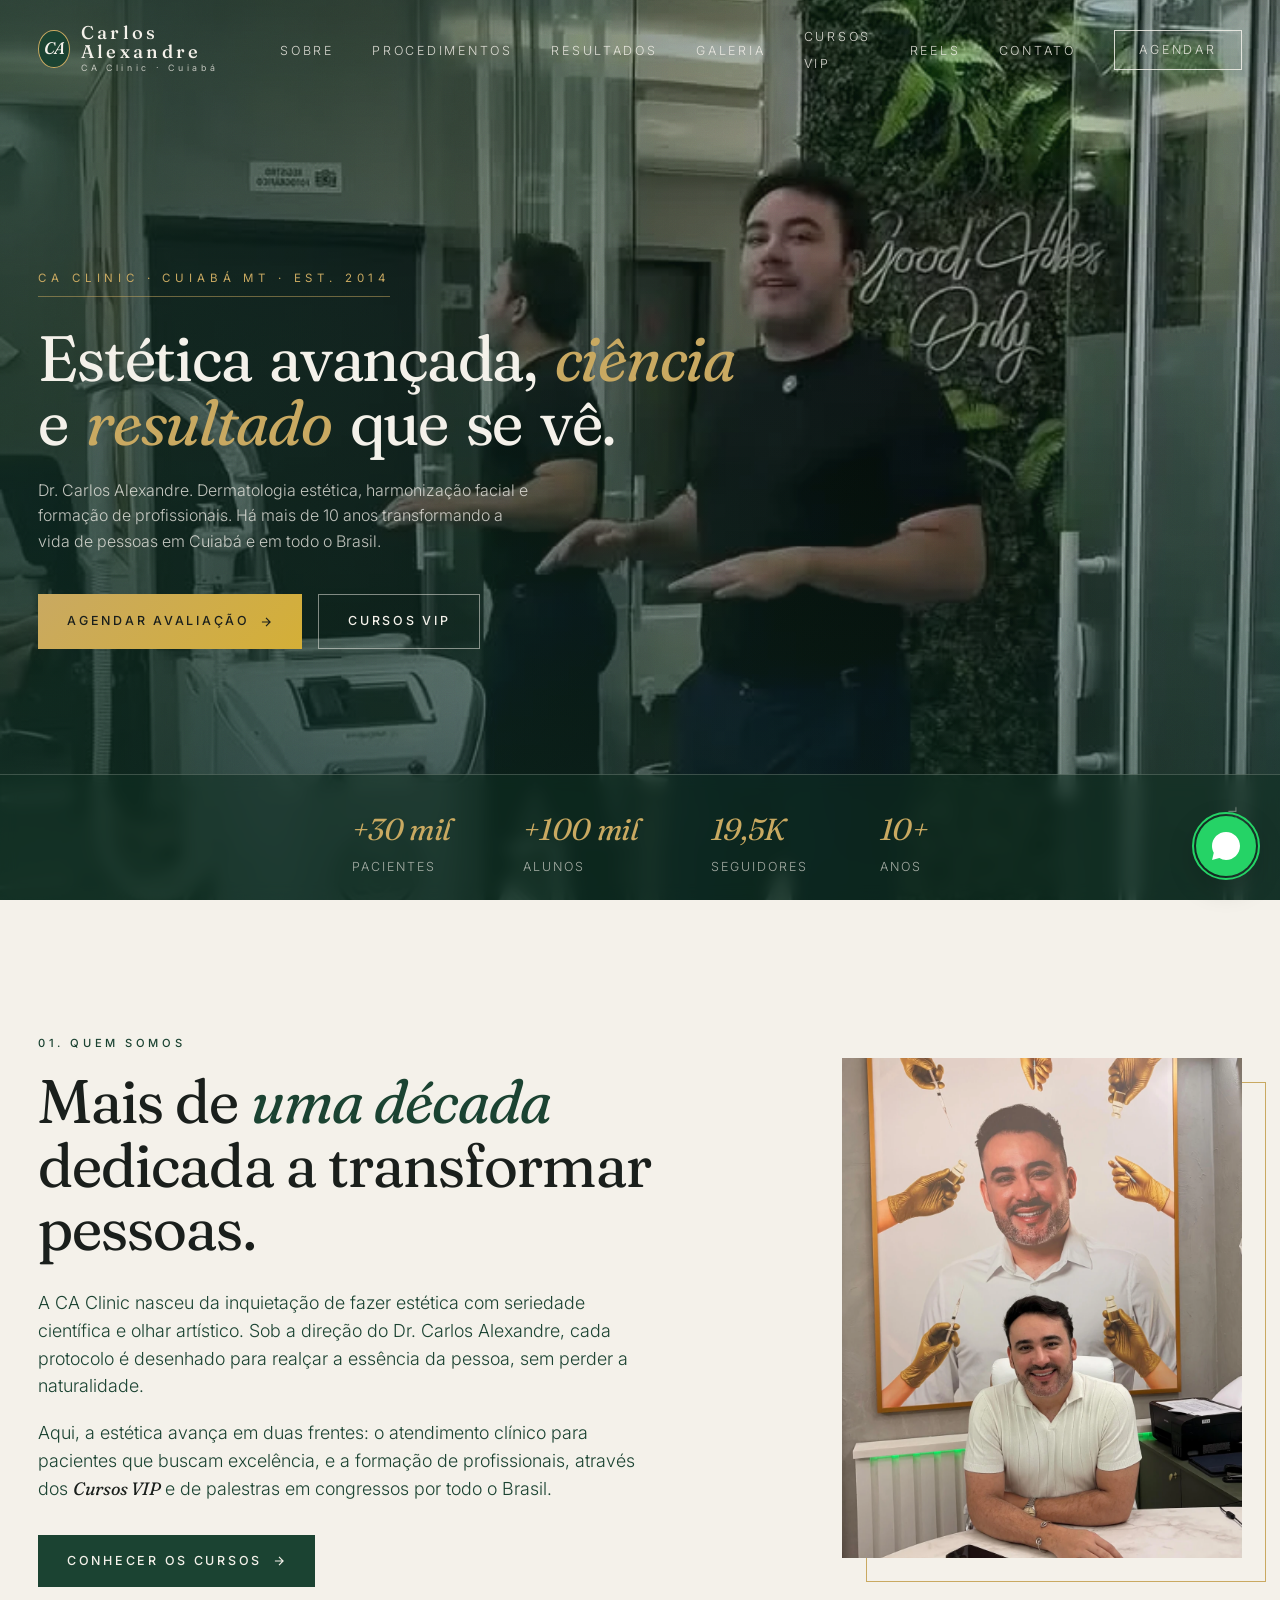
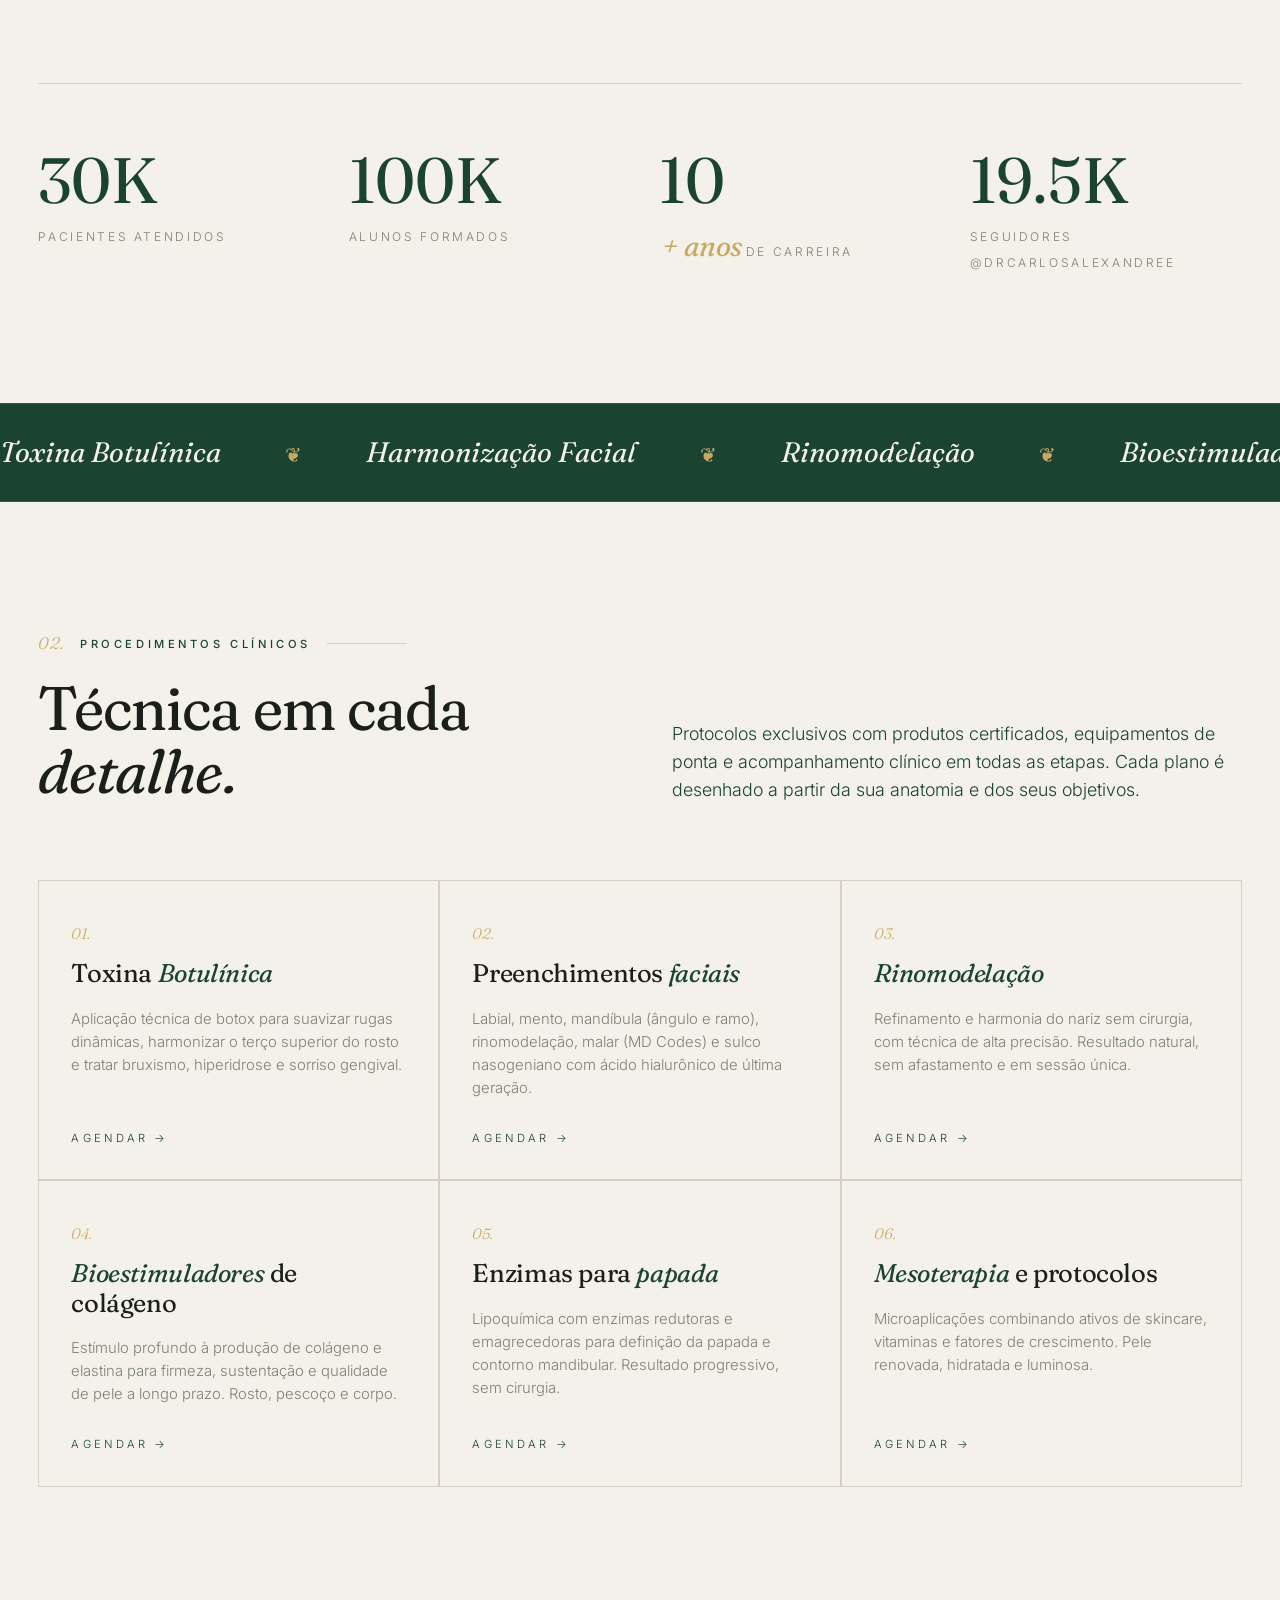
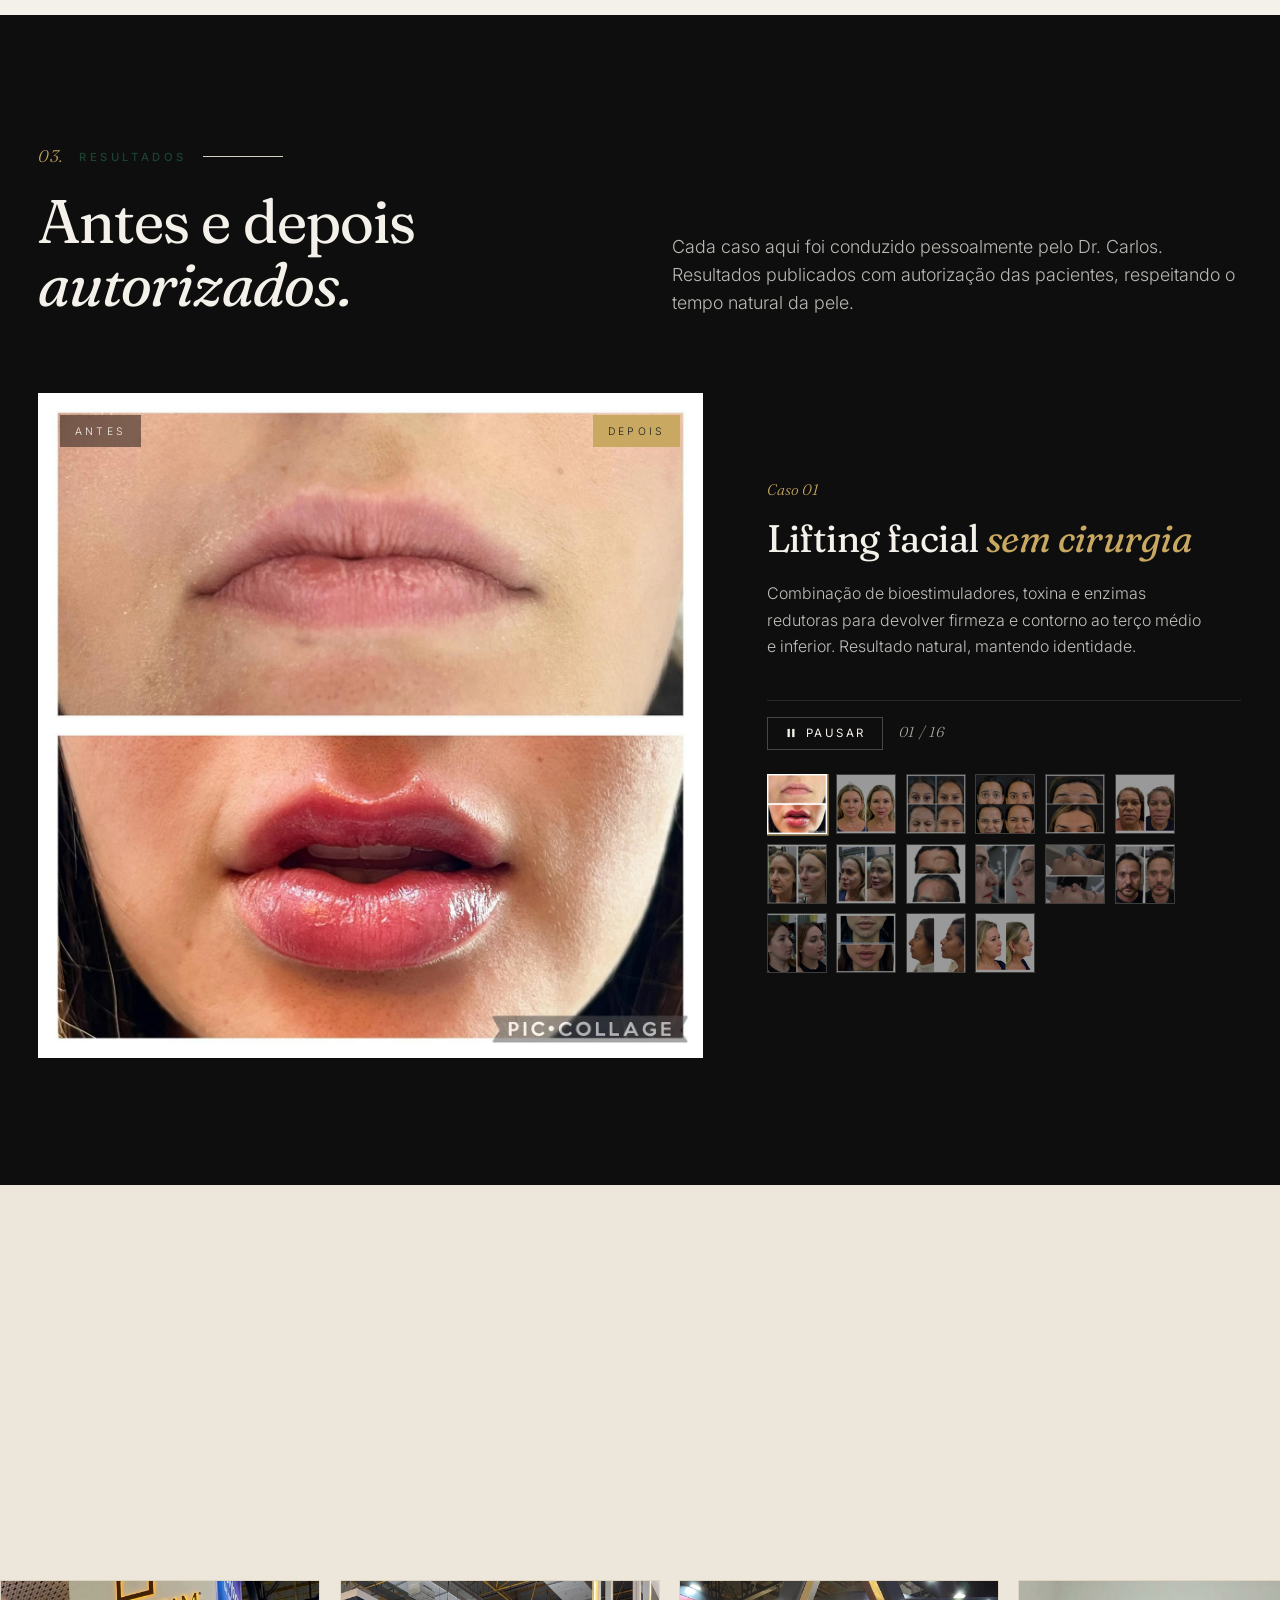
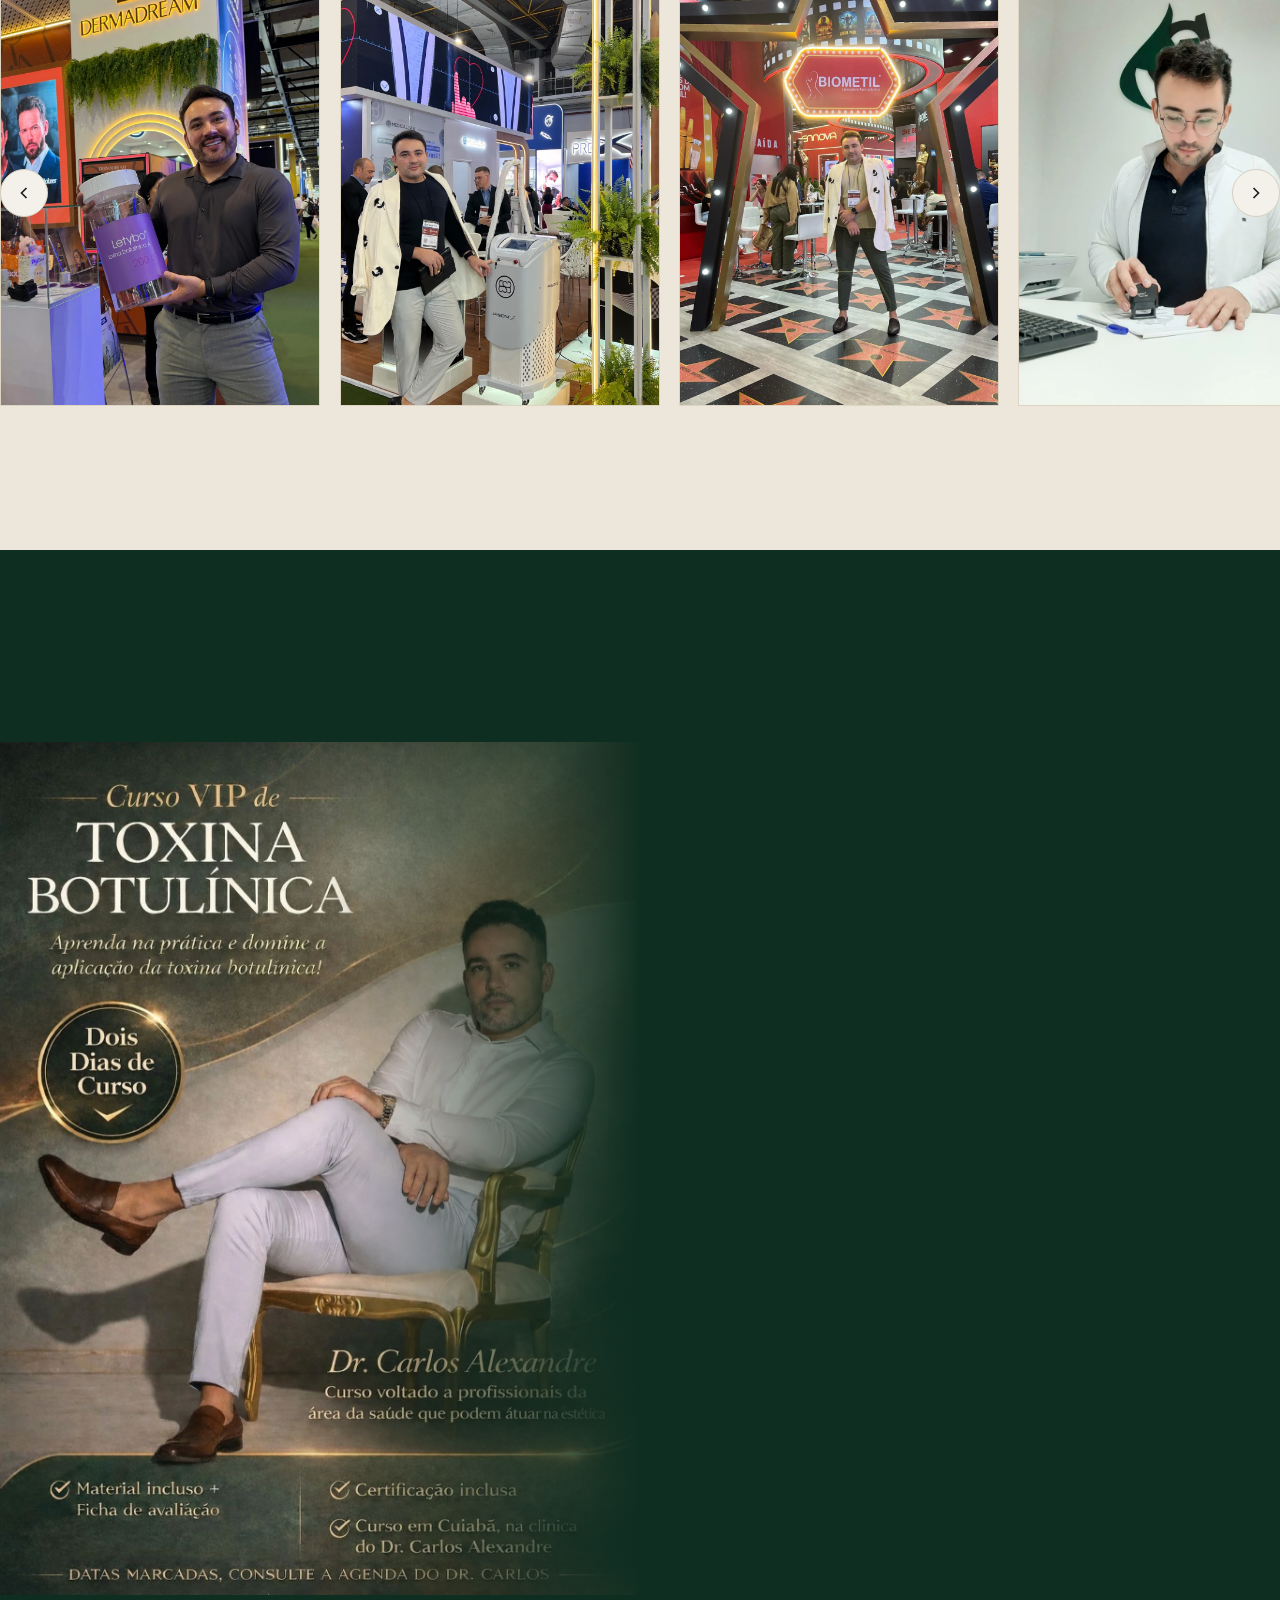
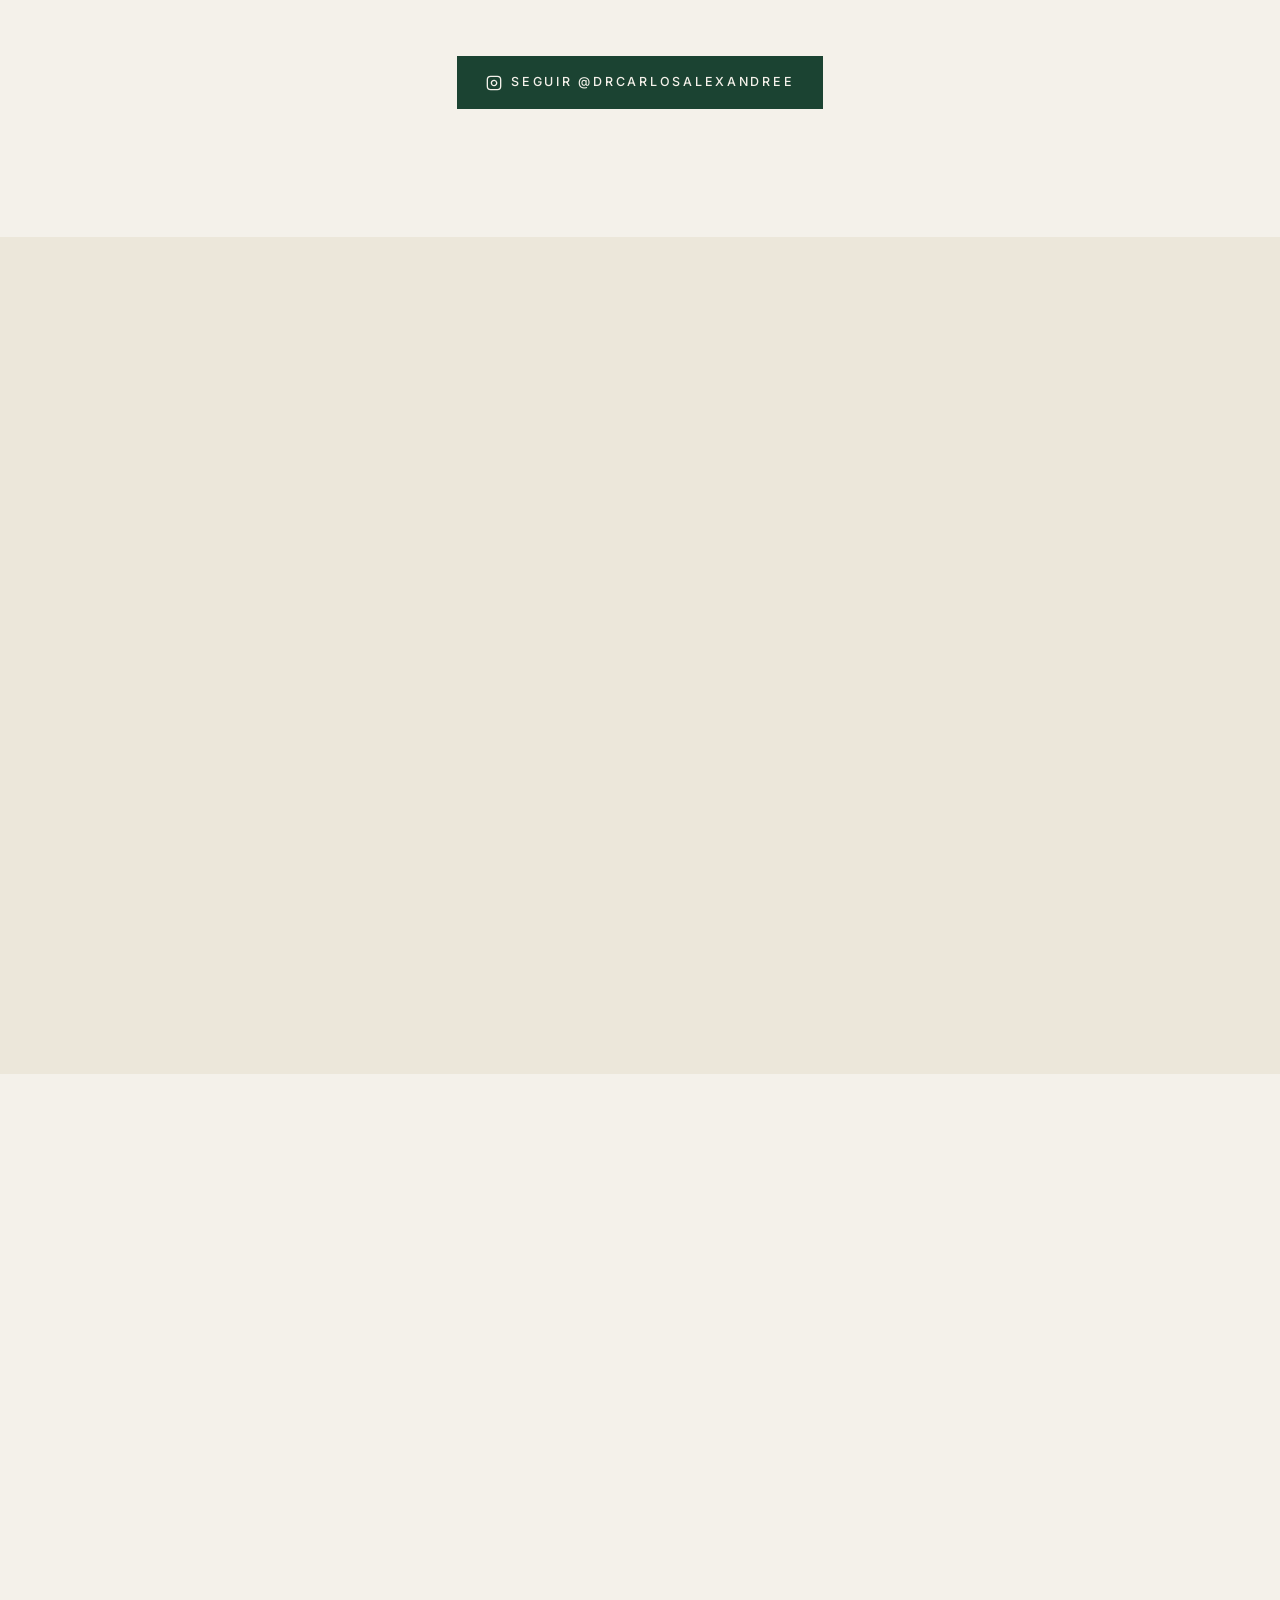
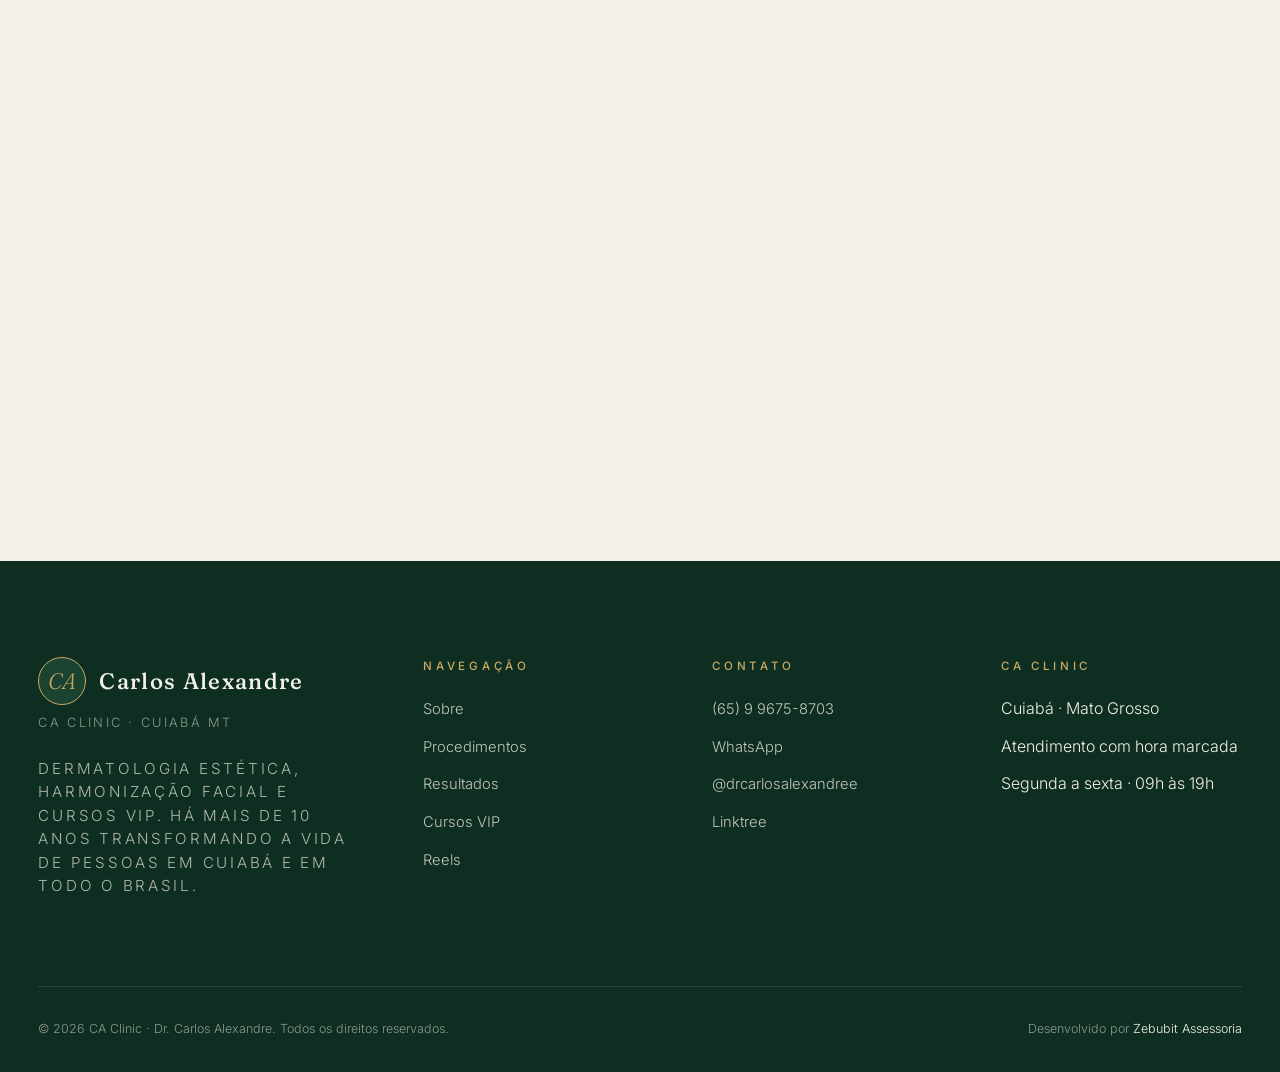
<file: index.html>
<!DOCTYPE html>
<html lang="pt-BR">
<head>
<meta charset="UTF-8">
<meta name="viewport" content="width=device-width, initial-scale=1.0">
<title>Dr. Carlos Alexandre · Dermatologia Estética & Cursos · Cuiabá MT</title>
<meta name="description" content="Dr. Carlos Alexandre, CEO da CA Clinic em Cuiabá MT. Dermatologia estética avançada, harmonização facial, toxina botulínica, preenchimentos, bioestimuladores e cursos VIP para profissionais da saúde.">
<meta name="keywords" content="dr carlos alexandre, ca clinic, dermatologia cuiabá, harmonização facial cuiabá, botox cuiabá, preenchimento facial, curso toxina botulínica, curso estética avançada, drcarlosalexandree">
<meta property="og:title" content="Dr. Carlos Alexandre · CA Clinic">
<meta property="og:description" content="Há mais de 10 anos transformando a vida de pessoas. Estética avançada em Cuiabá MT.">
<meta property="og:type" content="website">

<link rel="preconnect" href="https://fonts.googleapis.com">
<link rel="preconnect" href="https://fonts.gstatic.com" crossorigin>
<link href="https://fonts.googleapis.com/css2?family=Fraunces:ital,opsz,wght@0,9..144,400;0,9..144,500;0,9..144,600;1,9..144,400;1,9..144,500&family=Inter:wght@300;400;500;600&display=swap" rel="stylesheet">
<link rel="stylesheet" href="css/style.css">
</head>
<body>

<div class="scroll-progress" id="scrollProgress"></div>

<!-- ========== NAV ========== -->
<nav class="nav" id="nav">
  <div class="container nav__inner">
    <a href="#" class="nav__logo">
      <span class="nav__logo-mark">CA</span>
      <span class="nav__logo-text">
        Carlos Alexandre
        <span>CA Clinic · Cuiabá</span>
      </span>
    </a>
    <ul class="nav__menu" id="navMenu">
      <li><a href="#manifesto">Sobre</a></li>
      <li><a href="#procedimentos">Procedimentos</a></li>
      <li><a href="#resultados">Resultados</a></li>
      <li><a href="#galeria">Galeria</a></li>
      <li><a href="#cursos">Cursos VIP</a></li>
      <li><a href="#reels">Reels</a></li>
      <li><a href="#contato">Contato</a></li>
      <li><a href="https://wa.me/5565996758703?text=Ol%C3%A1%20Dr.%20Carlos!%20Vim%20pelo%20site%20e%20gostaria%20de%20agendar%20uma%20avalia%C3%A7%C3%A3o." target="_blank" rel="noopener" class="nav__cta">Agendar</a></li>
    </ul>
    <button class="nav__burger" id="navBurger" aria-label="Menu">
      <span></span><span></span><span></span>
    </button>
  </div>
</nav>

<!-- HERO cinematográfico full-bleed com scrim diagonal + letter reveal -->
<header class="hero hero--cinematic">

  <div class="hero__bg-photo">
    <video
      class="hero__video"
      autoplay muted loop playsinline preload="auto"
      poster="assets/video/hero-poster.webp"
      aria-label="Dr. Carlos Alexandre na CA Clinic em Cuiabá MT">
      <source src="assets/video/hero.mp4" type="video/mp4">
    </video>
  </div>
  <div class="hero__scrim" aria-hidden="true"></div>
  <div class="hero__grain" aria-hidden="true"></div>

  <div class="container hero__inner">
    <div class="hero__content">
      <span class="hero__eyebrow hero-anim hero-anim--eyebrow">CA Clinic · Cuiabá MT · Est. 2014</span>
      <h1 class="hero__title" data-letter-split>Estética avançada, <em>ciência</em> e <em>resultado</em> que se vê.</h1>
      <p class="hero__subtitle hero-anim hero-anim--sub">
        Dr. Carlos Alexandre. Dermatologia estética, harmonização facial e formação de profissionais. Há mais de 10 anos transformando a vida de pessoas em Cuiabá e em todo o Brasil.
      </p>
      <div class="hero__ctas hero-anim hero-anim--ctas">
        <a href="https://wa.me/5565996758703?text=Ol%C3%A1%20Dr.%20Carlos!%20Vim%20pelo%20site%20e%20gostaria%20de%20agendar%20uma%20avalia%C3%A7%C3%A3o." target="_blank" rel="noopener" class="btn btn--gold">
          Agendar avaliação
          <svg width="14" height="14" viewBox="0 0 24 24" fill="none" stroke="currentColor" stroke-width="2"><path d="M5 12h14M12 5l7 7-7 7"/></svg>
        </a>
        <a href="#cursos" class="btn btn--ghost">Cursos VIP</a>
      </div>
    </div>
  </div>

  <div class="hero__meta hero-anim hero-anim--meta">
    <div class="container hero__meta-inner">
      <div class="hero__meta-item">
        <strong>+30 mil</strong>
        Pacientes
      </div>
      <div class="hero__meta-item">
        <strong>+100 mil</strong>
        Alunos
      </div>
      <div class="hero__meta-item">
        <strong>19,5K</strong>
        Seguidores
      </div>
      <div class="hero__meta-item">
        <strong>10+</strong>
        Anos
      </div>
    </div>
  </div>

  <div class="hero__scroll">Scroll</div>
</header>

<!-- ========== 1. MANIFESTO ========== -->
<section class="section section--cream" id="manifesto">
  <div class="container">
    <div class="manifesto__grid">

      <div class="manifesto__text reveal">
        <span class="eyebrow">01. Quem somos</span>
        <h2 style="margin-top: 1rem;">Mais de <em>uma década</em> dedicada a transformar pessoas.</h2>
        <p class="lead">
          A CA Clinic nasceu da inquietação de fazer estética com seriedade científica e olhar artístico. Sob a direção do Dr. Carlos Alexandre, cada protocolo é desenhado para realçar a essência da pessoa, sem perder a naturalidade.
        </p>
        <p class="lead" style="margin-top: 1rem;">
          Aqui, a estética avança em duas frentes: o atendimento clínico para pacientes que buscam excelência, e a formação de profissionais, através dos <em class="serif">Cursos VIP</em> e de palestras em congressos por todo o Brasil.
        </p>
        <div style="margin-top: 2rem;">
          <a href="#cursos" class="btn btn--dark">
            Conhecer os cursos
            <svg width="14" height="14" viewBox="0 0 24 24" fill="none" stroke="currentColor" stroke-width="2"><path d="M5 12h14M12 5l7 7-7 7"/></svg>
          </a>
        </div>
      </div>

      <div class="manifesto__image reveal">
        <img src="assets/img/galeria/15.webp" alt="Dr. Carlos Alexandre no consultório CA Clinic">
      </div>

    </div>

    <div class="numbers reveal-stagger">
      <div class="numbers__item reveal-child">
        <span class="numbers__num" data-count="30000">0</span>
        <span class="numbers__label">Pacientes atendidos</span>
      </div>
      <div class="numbers__item reveal-child">
        <span class="numbers__num" data-count="100000">0</span>
        <span class="numbers__label">Alunos formados</span>
      </div>
      <div class="numbers__item reveal-child">
        <span class="numbers__num" data-count="10">0</span><em class="serif" style="font-style:italic;color:var(--champagne);font-size:1.8rem;margin-left:0.2rem;">+ anos</em>
        <span class="numbers__label">de carreira</span>
      </div>
      <div class="numbers__item reveal-child">
        <span class="numbers__num" data-count="19500">0</span>
        <span class="numbers__label">Seguidores @drcarlosalexandree</span>
      </div>
    </div>

  </div>
</section>

<!-- ========== 2. MARQUEE ========== -->
<div class="marquee" aria-hidden="true">
  <div class="marquee__track">
    <span class="marquee__item">Toxina Botulínica</span>
    <span class="marquee__item">Harmonização Facial</span>
    <span class="marquee__item">Rinomodelação</span>
    <span class="marquee__item">Bioestimuladores</span>
    <span class="marquee__item">Enzimas Redutoras</span>
    <span class="marquee__item">Preenchimentos</span>
    <span class="marquee__item">Cursos VIP</span>
    <span class="marquee__item">Mesoterapia</span>
    <!-- duplicado pro loop -->
    <span class="marquee__item">Toxina Botulínica</span>
    <span class="marquee__item">Harmonização Facial</span>
    <span class="marquee__item">Rinomodelação</span>
    <span class="marquee__item">Bioestimuladores</span>
    <span class="marquee__item">Enzimas Redutoras</span>
    <span class="marquee__item">Preenchimentos</span>
    <span class="marquee__item">Cursos VIP</span>
    <span class="marquee__item">Mesoterapia</span>
  </div>
</div>

<!-- ========== 3. PROCEDIMENTOS ========== -->
<section class="section section--cream" id="procedimentos">
  <div class="container">
    <div class="section__head reveal">
      <div class="section__head-left">
        <div class="section__head-meta">
          <span class="chapter-num">02.</span>
          <span class="eyebrow">Procedimentos Clínicos</span>
        </div>
        <h2>Técnica em cada <em>detalhe.</em></h2>
      </div>
      <p class="lead">
        Protocolos exclusivos com produtos certificados, equipamentos de ponta e acompanhamento clínico em todas as etapas. Cada plano é desenhado a partir da sua anatomia e dos seus objetivos.
      </p>
    </div>

    <div class="procs__grid reveal-stagger">

      <article class="proc reveal-child">
        <span class="proc__num">01.</span>
        <h3 class="proc__title">Toxina <em>Botulínica</em></h3>
        <p class="proc__desc">Aplicação técnica de botox para suavizar rugas dinâmicas, harmonizar o terço superior do rosto e tratar bruxismo, hiperidrose e sorriso gengival.</p>
        <a class="proc__more" href="https://wa.me/5565996758703?text=Ol%C3%A1%20Dr.%20Carlos!%20Vim%20pelo%20site%20e%20gostaria%20de%20agendar%20uma%20avalia%C3%A7%C3%A3o%20para%20Toxina%20Botul%C3%ADnica%20(Botox)." target="_blank" rel="noopener">Agendar →</a>
      </article>

      <article class="proc reveal-child">
        <span class="proc__num">02.</span>
        <h3 class="proc__title">Preenchimentos <em>faciais</em></h3>
        <p class="proc__desc">Labial, mento, mandíbula (ângulo e ramo), rinomodelação, malar (MD Codes) e sulco nasogeniano com ácido hialurônico de última geração.</p>
        <a class="proc__more" href="https://wa.me/5565996758703?text=Ol%C3%A1%20Dr.%20Carlos!%20Vim%20pelo%20site%20e%20gostaria%20de%20agendar%20uma%20avalia%C3%A7%C3%A3o%20para%20Preenchimentos%20Faciais." target="_blank" rel="noopener">Agendar →</a>
      </article>

      <article class="proc reveal-child">
        <span class="proc__num">03.</span>
        <h3 class="proc__title"><em>Rinomodelação</em></h3>
        <p class="proc__desc">Refinamento e harmonia do nariz sem cirurgia, com técnica de alta precisão. Resultado natural, sem afastamento e em sessão única.</p>
        <a class="proc__more" href="https://wa.me/5565996758703?text=Ol%C3%A1%20Dr.%20Carlos!%20Vim%20pelo%20site%20e%20gostaria%20de%20agendar%20uma%20avalia%C3%A7%C3%A3o%20para%20Rinomodela%C3%A7%C3%A3o." target="_blank" rel="noopener">Agendar →</a>
      </article>

      <article class="proc reveal-child">
        <span class="proc__num">04.</span>
        <h3 class="proc__title"><em>Bioestimuladores</em> de colágeno</h3>
        <p class="proc__desc">Estímulo profundo à produção de colágeno e elastina para firmeza, sustentação e qualidade de pele a longo prazo. Rosto, pescoço e corpo.</p>
        <a class="proc__more" href="https://wa.me/5565996758703?text=Ol%C3%A1%20Dr.%20Carlos!%20Vim%20pelo%20site%20e%20gostaria%20de%20agendar%20uma%20avalia%C3%A7%C3%A3o%20para%20Bioestimuladores%20de%20Col%C3%A1geno." target="_blank" rel="noopener">Agendar →</a>
      </article>

      <article class="proc reveal-child">
        <span class="proc__num">05.</span>
        <h3 class="proc__title">Enzimas para <em>papada</em></h3>
        <p class="proc__desc">Lipoquímica com enzimas redutoras e emagrecedoras para definição da papada e contorno mandibular. Resultado progressivo, sem cirurgia.</p>
        <a class="proc__more" href="https://wa.me/5565996758703?text=Ol%C3%A1%20Dr.%20Carlos!%20Vim%20pelo%20site%20e%20gostaria%20de%20agendar%20uma%20avalia%C3%A7%C3%A3o%20para%20Enzimas%20para%20Papada%20(Lipoqu%C3%ADmica)." target="_blank" rel="noopener">Agendar →</a>
      </article>

      <article class="proc reveal-child">
        <span class="proc__num">06.</span>
        <h3 class="proc__title"><em>Mesoterapia</em> e protocolos</h3>
        <p class="proc__desc">Microaplicações combinando ativos de skincare, vitaminas e fatores de crescimento. Pele renovada, hidratada e luminosa.</p>
        <a class="proc__more" href="https://wa.me/5565996758703?text=Ol%C3%A1%20Dr.%20Carlos!%20Vim%20pelo%20site%20e%20gostaria%20de%20agendar%20uma%20avalia%C3%A7%C3%A3o%20para%20Mesoterapia%20e%20protocolos." target="_blank" rel="noopener">Agendar →</a>
      </article>

    </div>
  </div>
</section>

<!-- ========== 4. ANTES / DEPOIS · DARK ========== -->
<section class="section ba-section" id="resultados">
  <div class="container">
    <div class="section__head reveal">
      <div class="section__head-left">
        <div class="section__head-meta">
          <span class="chapter-num">03.</span>
          <span class="eyebrow">Resultados</span>
        </div>
        <h2>Antes e depois <em>autorizados.</em></h2>
      </div>
      <p class="lead">
        Cada caso aqui foi conduzido pessoalmente pelo Dr. Carlos. Resultados publicados com autorização das pacientes, respeitando o tempo natural da pele.
      </p>
    </div>

    <div class="ba-grid reveal">
      <div class="ba-image" id="baImage">
        <img id="baMain" src="assets/img/resultados/01-lifting-perfil.webp" alt="Antes e depois CA Clinic">
        <span class="ba-label ba-label--before">Antes</span>
        <span class="ba-label ba-label--after">Depois</span>
      </div>

      <div class="ba-info">
        <span class="ba-info__num" id="baCase">Caso 01</span>
        <h3 id="baTitle">Lifting facial <em>sem cirurgia</em></h3>
        <p id="baDesc">Combinação de bioestimuladores, toxina e enzimas redutoras para devolver firmeza e contorno ao terço médio e inferior. Resultado natural, mantendo identidade.</p>

        <div class="ba-controls">
          <button class="ba-toggle is-playing" id="baToggle" aria-label="Pausar/Retomar troca automática">
            <svg class="ba-toggle__pause" width="14" height="14" viewBox="0 0 24 24" fill="currentColor"><rect x="6" y="5" width="4" height="14"/><rect x="14" y="5" width="4" height="14"/></svg>
            <svg class="ba-toggle__play"  width="14" height="14" viewBox="0 0 24 24" fill="currentColor"><path d="M8 5v14l11-7z"/></svg>
            <span class="ba-toggle__label">Pausar</span>
          </button>
          <span class="ba-counter" id="baCounter">01 / 16</span>
        </div>

        <div class="ba-thumbs" id="baThumbs">
          <button class="ba-thumb is-active" data-img="assets/img/resultados/01-lifting-perfil.webp" data-title="Lifting facial <em>sem cirurgia</em>" data-desc="Combinação de bioestimuladores, toxina e enzimas redutoras para devolver firmeza e contorno ao terço médio e inferior. Resultado natural, mantendo identidade." data-case="01">
            <img src="assets/img/resultados/01-lifting-perfil.webp" alt="">
          </button>
          <button class="ba-thumb" data-img="assets/img/resultados/02-labios-frontal.webp" data-title="Harmonização <em>frontal</em>" data-desc="Preenchimento labial volumoso, definição de mento e bioestimuladores para sustentação. Sorriso e contorno revitalizados em um único plano de tratamento." data-case="02">
            <img src="assets/img/resultados/02-labios-frontal.webp" alt="">
          </button>
          <button class="ba-thumb" data-img="assets/img/resultados/03-botox-testa-glabela.webp" data-title="Botox <em>testa + glabela</em>" data-desc="Toxina botulínica em testa e glabela para suavizar linhas dinâmicas, mantendo expressão natural. Cinco dias após a aplicação." data-case="03">
            <img src="assets/img/resultados/03-botox-testa-glabela.webp" alt="">
          </button>
          <button class="ba-thumb" data-img="assets/img/resultados/04-botox-testa.webp" data-title="Botox <em>testa frontal</em>" data-desc="Tratamento de rugas dinâmicas no terço superior com toxina botulínica de alta precisão. Resultado estável em até 4 dias." data-case="04">
            <img src="assets/img/resultados/04-botox-testa.webp" alt="">
          </button>
          <button class="ba-thumb" data-img="assets/img/resultados/05-botox-testa-fechado.webp" data-title="Toxina <em>profunda</em>" data-desc="Aplicação técnica de toxina para rugas profundas de testa em paciente com biotipo cutâneo desafiador. Resultado natural em sessão única." data-case="05">
            <img src="assets/img/resultados/05-botox-testa-fechado.webp" alt="">
          </button>
          <button class="ba-thumb" data-img="assets/img/resultados/06-preenchimento-face.webp" data-title="Preenchimento <em>full face</em>" data-desc="Protocolo combinado de preenchimento estrutural para devolver projeção e simetria. Bioestimuladores associados para resultado duradouro." data-case="06">
            <img src="assets/img/resultados/06-preenchimento-face.webp" alt="">
          </button>
          <button class="ba-thumb" data-img="assets/img/resultados/07-rejuvenescimento-perfil.webp" data-title="Rejuvenescimento <em>perfil</em>" data-desc="Bioestimuladores associados a microagulhamento e skincare prescrito. Pele renovada, contorno definido e luminosidade em 90 dias." data-case="07">
            <img src="assets/img/resultados/07-rejuvenescimento-perfil.webp" alt="">
          </button>
          <button class="ba-thumb" data-img="assets/img/resultados/08-marcacao-rosto.webp" data-title="Planejamento <em>avançado</em>" data-desc="Marcação personalizada com base em estudo anatômico de cada paciente. Aqui, o plano é construído antes mesmo do primeiro procedimento." data-case="08">
            <img src="assets/img/resultados/08-marcacao-rosto.webp" alt="">
          </button>
          <button class="ba-thumb" data-img="assets/img/resultados/09-novo.webp" data-title="Caso clínico <em>09</em>" data-desc="Resultado conduzido pelo Dr. Carlos Alexandre. Plano de tratamento individualizado e técnica refinada." data-case="09">
            <img src="assets/img/resultados/09-novo.webp" alt="">
          </button>
          <button class="ba-thumb" data-img="assets/img/resultados/10-novo.webp" data-title="Caso clínico <em>10</em>" data-desc="Aplicação técnica e acompanhamento clínico em todas as etapas. Resultado autorizado pela paciente." data-case="10">
            <img src="assets/img/resultados/10-novo.webp" alt="">
          </button>
          <button class="ba-thumb" data-img="assets/img/resultados/11-novo.webp" data-title="Caso clínico <em>11</em>" data-desc="Combinação de técnicas para resultado natural e duradouro. Plano personalizado a partir da anatomia da paciente." data-case="11">
            <img src="assets/img/resultados/11-novo.webp" alt="">
          </button>
          <button class="ba-thumb" data-img="assets/img/resultados/12-novo.webp" data-title="Caso clínico <em>12</em>" data-desc="Rejuvenescimento facial em protocolo combinado. Pele firme, contorno definido e luminosidade preservada." data-case="12">
            <img src="assets/img/resultados/12-novo.webp" alt="">
          </button>
          <button class="ba-thumb" data-img="assets/img/resultados/13-novo.webp" data-title="Caso clínico <em>13</em>" data-desc="Harmonização sutil com foco em equilibrar terços faciais. Resultado natural respeitando a identidade da paciente." data-case="13">
            <img src="assets/img/resultados/13-novo.webp" alt="">
          </button>
          <button class="ba-thumb" data-img="assets/img/resultados/14-novo.webp" data-title="Caso clínico <em>14</em>" data-desc="Resultado de protocolo regenerativo conduzido em sessões mensais. Acompanhamento técnico do Dr. Carlos em todas as etapas." data-case="14">
            <img src="assets/img/resultados/14-novo.webp" alt="">
          </button>
          <button class="ba-thumb" data-img="assets/img/resultados/15-novo.webp" data-title="Caso clínico <em>15</em>" data-desc="Procedimento clínico com produtos certificados e equipamento de geração atual. Resultado autorizado pela paciente." data-case="15">
            <img src="assets/img/resultados/15-novo.webp" alt="">
          </button>
          <button class="ba-thumb" data-img="assets/img/resultados/16-novo.webp" data-title="Caso clínico <em>16</em>" data-desc="Cada caso é único. Aqui, o plano foi desenhado para devolver a versão mais natural da paciente." data-case="16">
            <img src="assets/img/resultados/16-novo.webp" alt="">
          </button>
        </div>
      </div>
    </div>
  </div>
</section>

<!-- ========== 5. GALERIA / CARROSSEL HORIZONTAL ========== -->
<section class="section gallery-section" id="galeria">
  <div class="container">
    <div class="section__head reveal">
      <div class="section__head-left">
        <div class="section__head-meta">
          <span class="chapter-num">04.</span>
          <span class="eyebrow">Bastidores</span>
        </div>
        <h2>A clínica em <em>movimento.</em></h2>
      </div>
      <p class="lead">
        Eventos, congressos, atendimentos e dia a dia da CA Clinic. Uma rotina de estudo e prática que mantém a clínica em constante evolução.
      </p>
    </div>
  </div>

  <div class="carousel" id="carousel">
    <button class="carousel__arrow carousel__arrow--prev" aria-label="Anterior" onclick="scrollCarousel(-1)">
      <svg width="20" height="20" viewBox="0 0 24 24" fill="none" stroke="currentColor" stroke-width="2"><path d="M15 18l-6-6 6-6"/></svg>
    </button>

    <div class="carousel__track" id="carouselTrack">
      <a href="https://instagram.com/drcarlosalexandree" target="_blank" rel="noopener" class="carousel__slide"><img src="assets/img/galeria/01.webp" alt="Dr. Carlos Alexandre - galeria CA Clinic" loading="lazy"></a>
      <a href="https://instagram.com/drcarlosalexandree" target="_blank" rel="noopener" class="carousel__slide"><img src="assets/img/galeria/02.webp" alt="Dr. Carlos Alexandre - galeria CA Clinic" loading="lazy"></a>
      <a href="https://instagram.com/drcarlosalexandree" target="_blank" rel="noopener" class="carousel__slide"><img src="assets/img/galeria/03.webp" alt="Dr. Carlos Alexandre - galeria CA Clinic" loading="lazy"></a>
      <a href="https://instagram.com/drcarlosalexandree" target="_blank" rel="noopener" class="carousel__slide"><img src="assets/img/galeria/04.webp" alt="Dr. Carlos Alexandre - galeria CA Clinic" loading="lazy"></a>
      <a href="https://instagram.com/drcarlosalexandree" target="_blank" rel="noopener" class="carousel__slide"><img src="assets/img/galeria/05.webp" alt="Dr. Carlos Alexandre - galeria CA Clinic" loading="lazy"></a>
      <a href="https://instagram.com/drcarlosalexandree" target="_blank" rel="noopener" class="carousel__slide"><img src="assets/img/galeria/06.webp" alt="Dr. Carlos Alexandre - galeria CA Clinic" loading="lazy"></a>
      <a href="https://instagram.com/drcarlosalexandree" target="_blank" rel="noopener" class="carousel__slide"><img src="assets/img/galeria/07.webp" alt="Dr. Carlos Alexandre - galeria CA Clinic" loading="lazy"></a>
      <a href="https://instagram.com/drcarlosalexandree" target="_blank" rel="noopener" class="carousel__slide"><img src="assets/img/galeria/08.webp" alt="Dr. Carlos Alexandre - galeria CA Clinic" loading="lazy"></a>
      <a href="https://instagram.com/drcarlosalexandree" target="_blank" rel="noopener" class="carousel__slide"><img src="assets/img/galeria/09.webp" alt="Dr. Carlos Alexandre - galeria CA Clinic" loading="lazy"></a>
      <a href="https://instagram.com/drcarlosalexandree" target="_blank" rel="noopener" class="carousel__slide"><img src="assets/img/galeria/10.webp" alt="Dr. Carlos Alexandre - galeria CA Clinic" loading="lazy"></a>
      <a href="https://instagram.com/drcarlosalexandree" target="_blank" rel="noopener" class="carousel__slide"><img src="assets/img/galeria/11.webp" alt="Dr. Carlos Alexandre - galeria CA Clinic" loading="lazy"></a>
      <a href="https://instagram.com/drcarlosalexandree" target="_blank" rel="noopener" class="carousel__slide"><img src="assets/img/galeria/12.webp" alt="Dr. Carlos Alexandre - galeria CA Clinic" loading="lazy"></a>
      <a href="https://instagram.com/drcarlosalexandree" target="_blank" rel="noopener" class="carousel__slide"><img src="assets/img/galeria/13.webp" alt="Dr. Carlos Alexandre - galeria CA Clinic" loading="lazy"></a>
      <a href="https://instagram.com/drcarlosalexandree" target="_blank" rel="noopener" class="carousel__slide"><img src="assets/img/galeria/14.webp" alt="Dr. Carlos Alexandre - galeria CA Clinic" loading="lazy"></a>
      <a href="https://instagram.com/drcarlosalexandree" target="_blank" rel="noopener" class="carousel__slide"><img src="assets/img/galeria/15.webp" alt="Dr. Carlos Alexandre - galeria CA Clinic" loading="lazy"></a>
      <a href="https://instagram.com/drcarlosalexandree" target="_blank" rel="noopener" class="carousel__slide"><img src="assets/img/galeria/16.webp" alt="Dr. Carlos Alexandre - galeria CA Clinic" loading="lazy"></a>
      <a href="https://instagram.com/drcarlosalexandree" target="_blank" rel="noopener" class="carousel__slide"><img src="assets/img/galeria/17.webp" alt="Dr. Carlos Alexandre - galeria CA Clinic" loading="lazy"></a>
    </div>

    <button class="carousel__arrow carousel__arrow--next" aria-label="Próximo" onclick="scrollCarousel(1)">
      <svg width="20" height="20" viewBox="0 0 24 24" fill="none" stroke="currentColor" stroke-width="2"><path d="M9 18l6-6-6-6"/></svg>
    </button>
  </div>
</section>

<!-- ========== 6. CURSOS VIP · BANNER ========== -->
<section class="section cursos" id="cursos">
  <div class="cursos__grid">
    <div class="cursos__image">
      <img src="assets/img/cursos/01-curso-vip-toxina.webp" alt="Curso VIP de Toxina Botulínica com Dr. Carlos Alexandre">
    </div>

    <div class="cursos__content reveal">
      <div class="section__head-meta">
        <span class="chapter-num">05.</span>
        <span class="eyebrow">Cursos VIP</span>
      </div>
      <h2 style="margin-top: 0.8rem;">Forme-se com <em>quem forma</em> referência.</h2>
      <p class="lead" style="color: rgba(244,241,234,0.78); margin-top: 0.6rem;">
        Cursos práticos e teóricos voltados a profissionais da saúde que querem dominar a estética avançada. Material incluso, certificação e mentoria direta com o Dr. Carlos em Cuiabá.
      </p>

      <div class="cursos__stats">
        <div class="cursos__stat">
          <strong>+100 mil</strong>
          <span>Alunos formados</span>
        </div>
        <div class="cursos__stat">
          <strong>2 dias</strong>
          <span>De imersão</span>
        </div>
        <div class="cursos__stat">
          <strong>100%</strong>
          <span>Hands-on</span>
        </div>
      </div>

      <div class="cursos__features">
        <div class="cursos__feat">
          <svg width="18" height="18" viewBox="0 0 24 24" fill="none" stroke="currentColor" stroke-width="2"><polyline points="20 6 9 17 4 12"/></svg>
          Material incluso
        </div>
        <div class="cursos__feat">
          <svg width="18" height="18" viewBox="0 0 24 24" fill="none" stroke="currentColor" stroke-width="2"><polyline points="20 6 9 17 4 12"/></svg>
          Certificação oficial
        </div>
        <div class="cursos__feat">
          <svg width="18" height="18" viewBox="0 0 24 24" fill="none" stroke="currentColor" stroke-width="2"><polyline points="20 6 9 17 4 12"/></svg>
          Aplicação prática
        </div>
        <div class="cursos__feat">
          <svg width="18" height="18" viewBox="0 0 24 24" fill="none" stroke="currentColor" stroke-width="2"><polyline points="20 6 9 17 4 12"/></svg>
          Pacientes reais
        </div>
      </div>

      <div style="display: flex; gap: 1rem; flex-wrap: wrap;">
        <a href="https://wa.me/5565996758703?text=Ol%C3%A1%20Dr.%20Carlos!%20Tenho%20interesse%20nos%20Cursos%20VIP%20de%20toxina%20e%20harmoniza%C3%A7%C3%A3o.%20Pode%20me%20enviar%20as%20datas%20e%20valores%3F" target="_blank" rel="noopener" class="btn btn--gold">
          Quero garantir minha vaga →
        </a>
        <a href="https://instagram.com/drcarlosalexandree" target="_blank" rel="noopener" class="btn btn--ghost">
          Ver agenda no Instagram
        </a>
      </div>
    </div>
  </div>
</section>

<!-- ========== 7. REELS / INSTAGRAM ========== -->
<section class="section reels-section" id="reels">
  <div class="container">
    <div class="section__head reveal">
      <div class="section__head-left">
        <div class="section__head-meta">
          <span class="chapter-num">06.</span>
          <span class="eyebrow">Conteúdo</span>
        </div>
        <h2>Acompanhe no <em>Instagram.</em></h2>
      </div>
      <p class="lead">
        Conteúdo educativo, bastidores de procedimentos e atualizações da clínica. Toque em qualquer card para abrir o perfil no Instagram.
      </p>
    </div>

    <div class="reels__grid reveal-stagger">
      <a href="https://www.instagram.com/p/DXMYZKeh1JV/" target="_blank" rel="noopener" class="reel reveal-child">
        <img src="assets/img/reels/01-reel.webp" alt="Reel Dr. Carlos Alexandre" loading="lazy">
        <div class="reel__overlay"><span class="reel__label">Ver no Instagram</span></div>
        <div class="reel__play"><svg width="22" height="22" viewBox="0 0 24 24" fill="currentColor"><path d="M8 5v14l11-7z"/></svg></div>
      </a>
      <a href="https://www.instagram.com/p/DU_7M_2AdWD/" target="_blank" rel="noopener" class="reel reveal-child">
        <img src="assets/img/reels/02-reel.webp" alt="Reel Dr. Carlos Alexandre" loading="lazy">
        <div class="reel__overlay"><span class="reel__label">Ver no Instagram</span></div>
        <div class="reel__play"><svg width="22" height="22" viewBox="0 0 24 24" fill="currentColor"><path d="M8 5v14l11-7z"/></svg></div>
      </a>
      <a href="https://www.instagram.com/p/DUGzw5-gTsM/" target="_blank" rel="noopener" class="reel reveal-child">
        <img src="assets/img/reels/03-reel.webp" alt="Reel Dr. Carlos Alexandre" loading="lazy">
        <div class="reel__overlay"><span class="reel__label">Ver no Instagram</span></div>
        <div class="reel__play"><svg width="22" height="22" viewBox="0 0 24 24" fill="currentColor"><path d="M8 5v14l11-7z"/></svg></div>
      </a>
      <a href="https://www.instagram.com/p/DXptJKACV0h/" target="_blank" rel="noopener" class="reel reveal-child">
        <img src="assets/img/reels/04-reel.webp" alt="Reel Dr. Carlos Alexandre" loading="lazy">
        <div class="reel__overlay"><span class="reel__label">Ver no Instagram</span></div>
        <div class="reel__play"><svg width="22" height="22" viewBox="0 0 24 24" fill="currentColor"><path d="M8 5v14l11-7z"/></svg></div>
      </a>
      <a href="https://www.instagram.com/p/DW17pN1gVts/" target="_blank" rel="noopener" class="reel reveal-child">
        <img src="assets/img/reels/05-reel.webp" alt="Reel Dr. Carlos Alexandre" loading="lazy">
        <div class="reel__overlay"><span class="reel__label">Ver no Instagram</span></div>
        <div class="reel__play"><svg width="22" height="22" viewBox="0 0 24 24" fill="currentColor"><path d="M8 5v14l11-7z"/></svg></div>
      </a>
      <a href="https://www.instagram.com/p/DV15Z5SgQLS/" target="_blank" rel="noopener" class="reel reveal-child">
        <img src="assets/img/reels/06-reel.webp" alt="Reel Dr. Carlos Alexandre" loading="lazy">
        <div class="reel__overlay"><span class="reel__label">Ver no Instagram</span></div>
        <div class="reel__play"><svg width="22" height="22" viewBox="0 0 24 24" fill="currentColor"><path d="M8 5v14l11-7z"/></svg></div>
      </a>
      <a href="https://www.instagram.com/p/DVMhjFzAW_3/" target="_blank" rel="noopener" class="reel reveal-child">
        <img src="assets/img/reels/07-reel.webp" alt="Reel Dr. Carlos Alexandre" loading="lazy">
        <div class="reel__overlay"><span class="reel__label">Ver no Instagram</span></div>
        <div class="reel__play"><svg width="22" height="22" viewBox="0 0 24 24" fill="currentColor"><path d="M8 5v14l11-7z"/></svg></div>
      </a>
      <a href="https://www.instagram.com/p/DUo6TTYCWji/" target="_blank" rel="noopener" class="reel reveal-child">
        <img src="assets/img/reels/08-reel.webp" alt="Reel Dr. Carlos Alexandre" loading="lazy">
        <div class="reel__overlay"><span class="reel__label">Ver no Instagram</span></div>
        <div class="reel__play"><svg width="22" height="22" viewBox="0 0 24 24" fill="currentColor"><path d="M8 5v14l11-7z"/></svg></div>
      </a>
    </div>

    <div class="reels__cta">
      <a href="https://instagram.com/drcarlosalexandree" target="_blank" rel="noopener" class="btn btn--dark">
        <svg width="16" height="16" viewBox="0 0 24 24" fill="none" stroke="currentColor" stroke-width="2"><rect x="2" y="2" width="20" height="20" rx="5"/><path d="M16 11.37A4 4 0 1 1 12.63 8 4 4 0 0 1 16 11.37z"/><line x1="17.5" y1="6.5" x2="17.51" y2="6.5"/></svg>
        Seguir @drcarlosalexandree
      </a>
    </div>
  </div>
</section>

<!-- ========== 8. DEPOIMENTOS ========== -->
<section class="section reviews" id="depoimentos">
  <div class="container">
    <div class="reviews__header reveal">
      <div>
        <div class="section__head-meta">
          <span class="chapter-num">07.</span>
          <span class="eyebrow">Depoimentos</span>
        </div>
        <h2 style="margin-top: 0.8rem;">A confiança de quem <em>já viveu essa experiência</em>.</h2>
      </div>
      <div class="reviews__score">
        <div class="reviews__score-num">5,0</div>
        <div class="reviews__score-stars">★★★★★</div>
        <div class="reviews__score-meta">+30 mil pacientes</div>
      </div>
    </div>

    <div class="reviews-carousel reveal" id="reviewsCarousel">
      <button class="reviews-arrow reviews-arrow--prev" aria-label="Anterior" data-dir="-1">
        <svg width="18" height="18" viewBox="0 0 24 24" fill="none" stroke="currentColor" stroke-width="1.5"><path d="M15 18l-6-6 6-6"/></svg>
      </button>

      <div class="reviews__viewport">
        <div class="reviews__track" id="reviewsTrack">

          <article class="review">
            <div class="review__stars">★★★★★</div>
            <p class="review__text">Confio meu rosto ao Dr. Carlos há anos. Resultado sempre natural, ele realmente escuta o que a gente quer. Não é só procedimento, é estudo.</p>
            <div class="review__author">
              <div class="review__avatar">P</div>
              <div class="review__author-info">
                <div class="review__author-name">Paciente verificada</div>
                <div class="review__author-meta">Cuiabá MT · Instagram</div>
              </div>
            </div>
          </article>

          <article class="review">
            <div class="review__stars">★★★★★</div>
            <p class="review__text">Fiz o Curso VIP de toxina e foi divisor de águas. Conteúdo denso, prática real e o Dr. Carlos passa segurança em cada explicação. Recomendo demais.</p>
            <div class="review__author">
              <div class="review__avatar" style="background: var(--champagne); color: var(--ink);">A</div>
              <div class="review__author-info">
                <div class="review__author-name">Aluno do Curso VIP</div>
                <div class="review__author-meta">Profissional da saúde · Brasil</div>
              </div>
            </div>
          </article>

          <article class="review">
            <div class="review__stars">★★★★★</div>
            <p class="review__text">Atendimento humanizado, equipe maravilhosa e clínica linda. Fiz bioestimulador e o resultado foi exatamente o que conversamos. Vou voltar sempre.</p>
            <div class="review__author">
              <div class="review__avatar" style="background: var(--sage);">M</div>
              <div class="review__author-info">
                <div class="review__author-name">Paciente verificada</div>
                <div class="review__author-meta">Cuiabá MT · Instagram</div>
              </div>
            </div>
          </article>

          <article class="review">
            <div class="review__stars">★★★★★</div>
            <p class="review__text">Encontrei no Dr. Carlos a referência que estava buscando. Profissionalismo, ética e técnica em outro nível. Saí da consulta segura com cada detalhe.</p>
            <div class="review__author">
              <div class="review__avatar" style="background: var(--forest-l);">R</div>
              <div class="review__author-info">
                <div class="review__author-name">Paciente verificada</div>
                <div class="review__author-meta">Instagram</div>
              </div>
            </div>
          </article>

          <article class="review">
            <div class="review__stars">★★★★★</div>
            <p class="review__text">Rinomodelação perfeita. Sem dor, sem inchaço e o resultado é a melhor versão do meu nariz. Já indiquei pra várias amigas. Dr. Carlos é referência.</p>
            <div class="review__author">
              <div class="review__avatar" style="background: var(--champagne); color: var(--ink);">C</div>
              <div class="review__author-info">
                <div class="review__author-name">Paciente verificada</div>
                <div class="review__author-meta">Cuiabá MT · Instagram</div>
              </div>
            </div>
          </article>

          <article class="review">
            <div class="review__stars">★★★★★</div>
            <p class="review__text">Curso VIP de harmonização foi o investimento mais transformador da minha carreira. Estudo, prática e suporte direto com o Dr. Já voltei pra mais cursos.</p>
            <div class="review__author">
              <div class="review__avatar" style="background: var(--forest);">L</div>
              <div class="review__author-info">
                <div class="review__author-name">Aluna do Curso VIP</div>
                <div class="review__author-meta">Profissional da saúde · Brasil</div>
              </div>
            </div>
          </article>

          <article class="review">
            <div class="review__stars">★★★★★</div>
            <p class="review__text">Confiança total no trabalho do Dr. Carlos. Já fiz vários procedimentos e cada um superou minhas expectativas. Clínica impecável.</p>
            <div class="review__author">
              <div class="review__avatar" style="background: var(--sage-light); color: var(--ink);">J</div>
              <div class="review__author-info">
                <div class="review__author-name">Paciente verificada</div>
                <div class="review__author-meta">Instagram</div>
              </div>
            </div>
          </article>

          <article class="review">
            <div class="review__stars">★★★★★</div>
            <p class="review__text">Botox aplicado com técnica impecável. Ficou super natural, sem aquela cara de "fiz". Profissional que entende e respeita o seu rosto.</p>
            <div class="review__author">
              <div class="review__avatar" style="background: var(--gold); color: var(--ink);">F</div>
              <div class="review__author-info">
                <div class="review__author-name">Paciente verificada</div>
                <div class="review__author-meta">Cuiabá MT · Instagram</div>
              </div>
            </div>
          </article>

        </div>
      </div>

      <button class="reviews-arrow reviews-arrow--next" aria-label="Próximo" data-dir="1">
        <svg width="18" height="18" viewBox="0 0 24 24" fill="none" stroke="currentColor" stroke-width="1.5"><path d="M9 18l6-6-6-6"/></svg>
      </button>

      <div class="reviews__dots" id="reviewsDots" aria-hidden="true"></div>
    </div>
  </div>
</section>

<!-- ========== 9. LOCALIZAÇÃO ========== -->
<section class="section section--cream" id="contato">
  <div class="container">
    <div class="section__head reveal" style="margin-bottom: 2.5rem;">
      <div class="section__head-left">
        <div class="section__head-meta">
          <span class="chapter-num">08.</span>
          <span class="eyebrow">Localização e Contato</span>
        </div>
        <h2>Venha à <em>CA Clinic.</em></h2>
      </div>
      <p class="lead">
        Atendimento exclusivo com hora marcada no coração de Cuiabá. Estacionamento, recepção dedicada e privacidade total.
      </p>
    </div>

    <div class="loc reveal">
      <div class="loc__map">
        <iframe
          src="https://maps.google.com/maps?q=CA%20Clinic%20Dr%20Carlos%20Alexandre%20Cuiab%C3%A1&t=&z=14&ie=UTF8&iwloc=&output=embed"
          title="Mapa CA Clinic Cuiabá"
          loading="lazy"
          referrerpolicy="no-referrer-when-downgrade"
          allowfullscreen></iframe>
      </div>

      <aside class="loc__info">
        <h3>Agende sua <em>avaliação</em>.</h3>
        <p class="lead" style="font-size: 0.95rem; margin-top: 0.4rem;">Atendimento personalizado com Dr. Carlos Alexandre.</p>

        <ul class="loc__items">
          <li>
            <svg width="18" height="18" viewBox="0 0 24 24" fill="none" stroke="currentColor" stroke-width="1.5"><path d="M21 10c0 7-9 13-9 13s-9-6-9-13a9 9 0 0 1 18 0z"/><circle cx="12" cy="10" r="3"/></svg>
            <div>
              <strong>CA Clinic</strong>
              Cuiabá MT<br>
              Endereço completo via WhatsApp
            </div>
          </li>

          <li>
            <svg width="18" height="18" viewBox="0 0 24 24" fill="none" stroke="currentColor" stroke-width="1.5"><path d="M22 16.92v3a2 2 0 0 1-2.18 2 19.79 19.79 0 0 1-8.63-3.07 19.5 19.5 0 0 1-6-6 19.79 19.79 0 0 1-3.07-8.67A2 2 0 0 1 4.11 2h3a2 2 0 0 1 2 1.72 12.84 12.84 0 0 0 .7 2.81 2 2 0 0 1-.45 2.11L8.09 9.91a16 16 0 0 0 6 6l1.27-1.27a2 2 0 0 1 2.11-.45 12.84 12.84 0 0 0 2.81.7A2 2 0 0 1 22 16.92z"/></svg>
            <div>
              <strong>WhatsApp · Telefone</strong>
              (65) 9 9675-8703
            </div>
          </li>

          <li>
            <svg width="18" height="18" viewBox="0 0 24 24" fill="none" stroke="currentColor" stroke-width="1.5"><rect x="2" y="2" width="20" height="20" rx="5"/><path d="M16 11.37A4 4 0 1 1 12.63 8 4 4 0 0 1 16 11.37z"/><line x1="17.5" y1="6.5" x2="17.51" y2="6.5"/></svg>
            <div>
              <strong>Instagram</strong>
              <a href="https://instagram.com/drcarlosalexandree" target="_blank" rel="noopener" style="text-decoration: underline; text-decoration-color: var(--champagne); text-underline-offset: 3px;">@drcarlosalexandree</a>
            </div>
          </li>

          <li>
            <svg width="18" height="18" viewBox="0 0 24 24" fill="none" stroke="currentColor" stroke-width="1.5"><circle cx="12" cy="12" r="10"/><path d="M12 6v6l4 2"/></svg>
            <div>
              <strong>Horário</strong>
              Segunda a sexta · 09h às 19h<br>
              Sábado · sob agenda
            </div>
          </li>
        </ul>

        <div class="loc__actions">
          <a href="https://wa.me/5565996758703?text=Ol%C3%A1%20Dr.%20Carlos!%20Vim%20pelo%20site%20e%20gostaria%20de%20agendar%20uma%20avalia%C3%A7%C3%A3o." target="_blank" rel="noopener" class="btn btn--gold">
            Agendar pelo WhatsApp →
          </a>
          <a href="tel:+5565996758703" class="btn btn--ghost" style="color: var(--ink); border-color: var(--ink);">
            Ligar agora
          </a>
        </div>
      </aside>
    </div>
  </div>
</section>

<!-- ========== FOOTER ========== -->
<footer class="footer">
  <div class="container">
    <div class="footer__grid">

      <div class="footer__brand">
        <div class="footer__brand-row">
          <span class="footer__brand-mark">CA</span>
          <h3>Carlos Alexandre</h3>
        </div>
        <p>CA Clinic · Cuiabá MT</p>
        <p class="lead">
          Dermatologia estética, harmonização facial e Cursos VIP. Há mais de 10 anos transformando a vida de pessoas em Cuiabá e em todo o Brasil.
        </p>
      </div>

      <div class="footer__col">
        <h4>Navegação</h4>
        <ul>
          <li><a href="#manifesto">Sobre</a></li>
          <li><a href="#procedimentos">Procedimentos</a></li>
          <li><a href="#resultados">Resultados</a></li>
          <li><a href="#cursos">Cursos VIP</a></li>
          <li><a href="#reels">Reels</a></li>
        </ul>
      </div>

      <div class="footer__col">
        <h4>Contato</h4>
        <ul>
          <li><a href="tel:+5565996758703">(65) 9 9675-8703</a></li>
          <li><a href="https://wa.me/5565996758703" target="_blank" rel="noopener">WhatsApp</a></li>
          <li><a href="https://instagram.com/drcarlosalexandree" target="_blank" rel="noopener">@drcarlosalexandree</a></li>
          <li><a href="https://linktr.ee/drcarlosalexandree" target="_blank" rel="noopener">Linktree</a></li>
        </ul>
      </div>

      <div class="footer__col">
        <h4>CA Clinic</h4>
        <ul>
          <li>Cuiabá · Mato Grosso</li>
          <li>Atendimento com hora marcada</li>
          <li>Segunda a sexta · 09h às 19h</li>
        </ul>
      </div>

    </div>

    <div class="footer__bottom">
      <div>© 2026 CA Clinic · Dr. Carlos Alexandre. Todos os direitos reservados.</div>
      <div>Desenvolvido por <a href="https://zebubit.com.br" target="_blank" rel="noopener">Zebubit Assessoria</a></div>
    </div>
  </div>
</footer>

<!-- WhatsApp floating CTA -->
<a href="https://wa.me/5565996758703?text=Ol%C3%A1%20Dr.%20Carlos!%20Vim%20pelo%20site%20e%20gostaria%20de%20agendar." target="_blank" rel="noopener" class="float-cta" aria-label="Agendar via WhatsApp">
  <svg width="28" height="28" viewBox="0 0 24 24" fill="currentColor"><path d="M17.472 14.382c-.297-.149-1.758-.867-2.03-.967-.273-.099-.471-.148-.67.15-.197.297-.767.966-.94 1.164-.173.199-.347.223-.644.075-.297-.15-1.255-.463-2.39-1.475-.883-.788-1.48-1.761-1.653-2.059-.173-.297-.018-.458.13-.606.134-.133.298-.347.446-.52.149-.174.198-.298.298-.497.099-.198.05-.371-.025-.52-.075-.149-.669-1.612-.916-2.207-.242-.579-.487-.5-.669-.51-.173-.008-.371-.01-.57-.01-.198 0-.52.074-.792.372-.272.297-1.04 1.016-1.04 2.479 0 1.462 1.065 2.875 1.213 3.074.149.198 2.096 3.2 5.077 4.487.709.306 1.262.489 1.694.625.712.227 1.36.195 1.871.118.571-.085 1.758-.719 2.006-1.413.248-.694.248-1.289.173-1.413-.074-.124-.272-.198-.57-.347M12 0C5.373 0 0 5.373 0 12c0 2.122.555 4.115 1.524 5.85L.06 23.94l6.235-1.636A11.94 11.94 0 0 0 12 24c6.627 0 12-5.373 12-12S18.627 0 12 0z"/></svg>
</a>

<script src="js/script.js"></script>
</body>
</html>
</file>
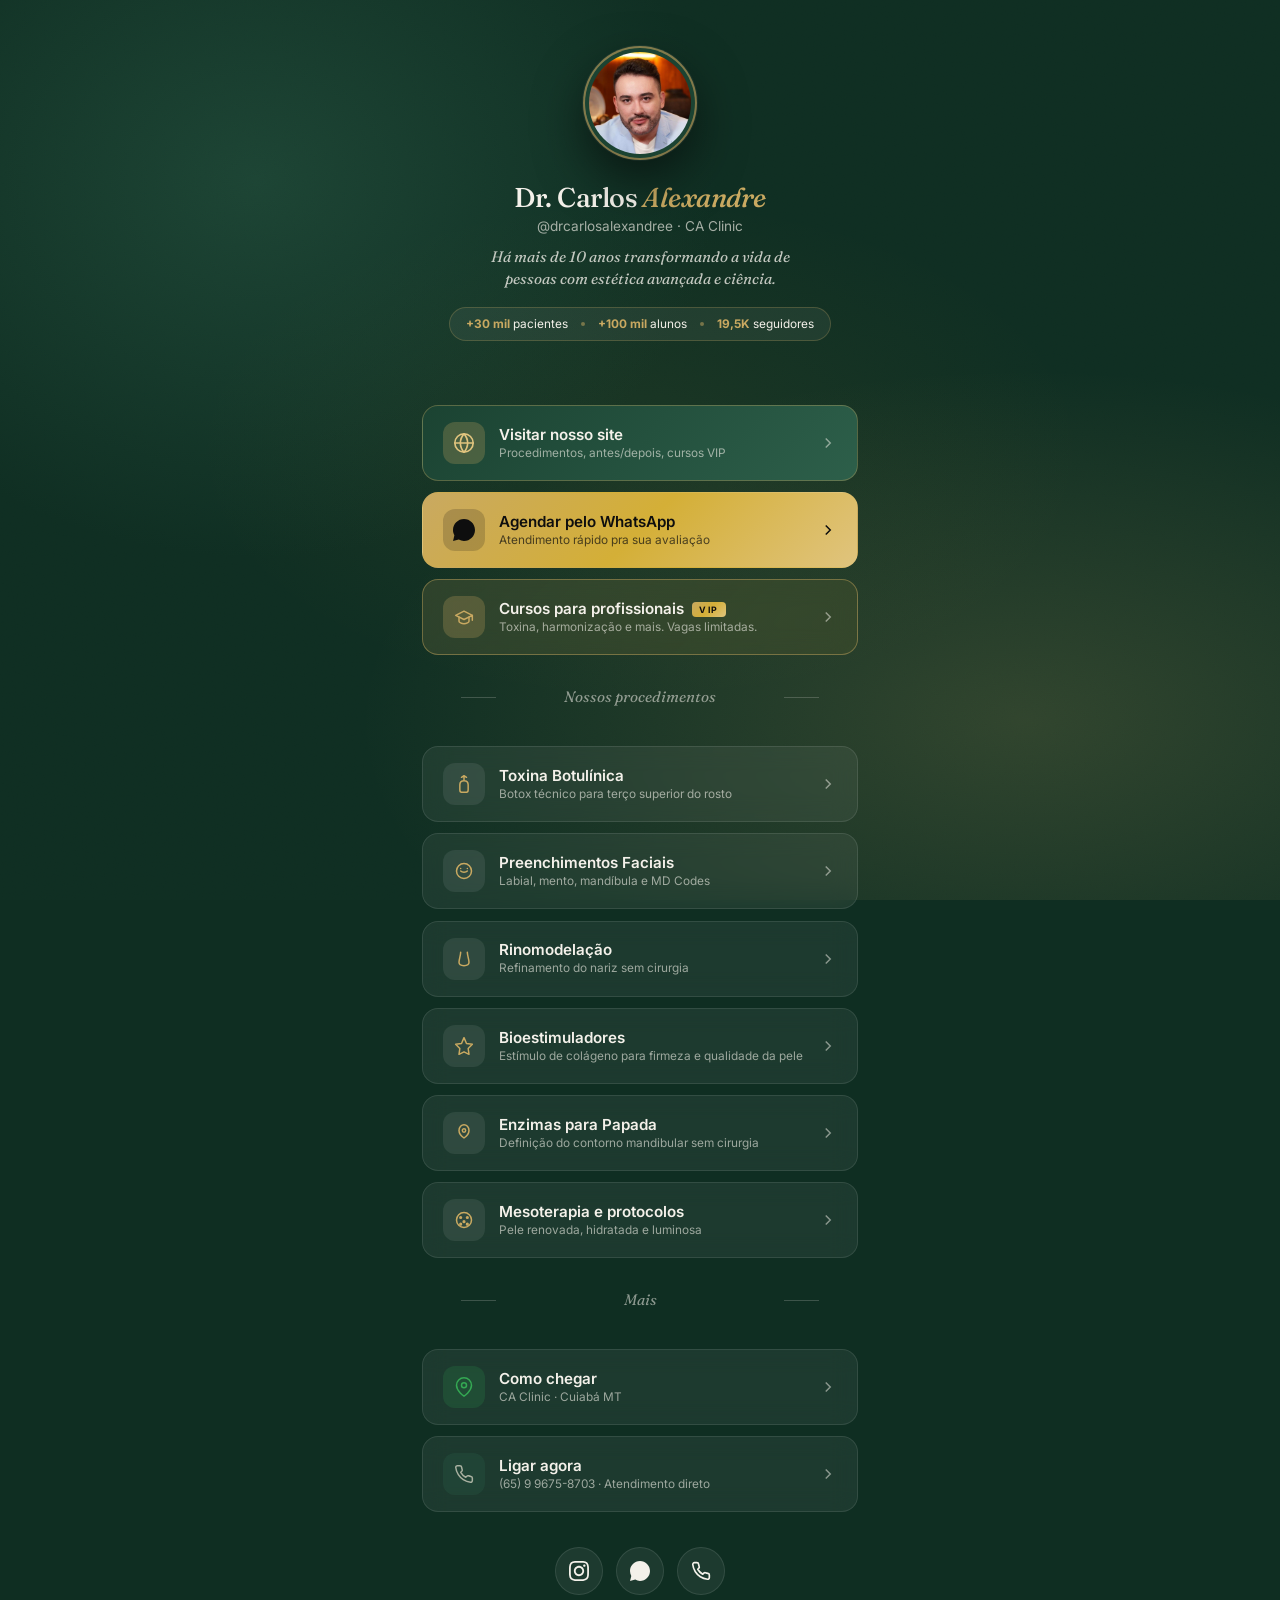
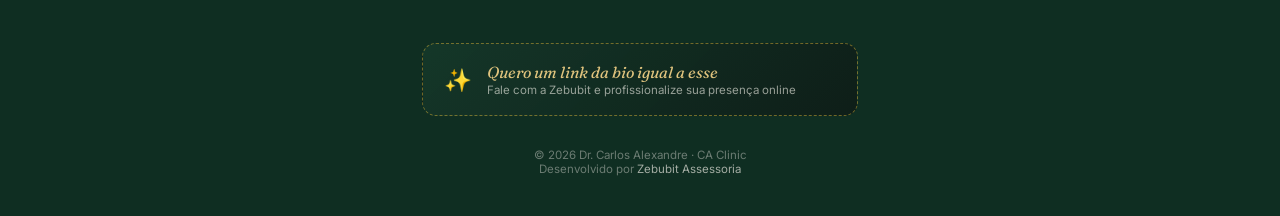
<file: bio/index.html>
<!DOCTYPE html>
<html lang="pt-BR">
<head>
<base href="../">
<meta charset="UTF-8">
<meta name="viewport" content="width=device-width, initial-scale=1.0">
<title>Dr. Carlos Alexandre · CA Clinic · Todos os links</title>
<meta name="description" content="Dr. Carlos Alexandre · CA Clinic em Cuiabá MT. Agende pelo WhatsApp, conheça os Cursos VIP, veja o Instagram, site e mais.">
<meta name="theme-color" content="#0f2e22">
<meta property="og:title" content="Dr. Carlos Alexandre · Todos os links">
<meta property="og:description" content="Estética avançada, ciência e resultado que se vê. Agende sua avaliação.">
<meta property="og:type" content="website">

<link rel="preconnect" href="https://fonts.googleapis.com">
<link rel="preconnect" href="https://fonts.gstatic.com" crossorigin>
<link href="https://fonts.googleapis.com/css2?family=Fraunces:ital,opsz,wght@0,9..144,400;0,9..144,500;0,9..144,600;1,9..144,400;1,9..144,500&family=Inter:wght@300;400;500;600;700&display=swap" rel="stylesheet">

<style>
  :root {
    --forest-d:      #0f2e22;
    --forest:        #1b4332;
    --forest-l:      #2d5f4a;
    --sage:          #7A8471;
    --sage-l:        #a8b0a0;
    --champagne:     #c9a961;
    --champagne-l:   #e0c47e;
    --gold:          #d4af37;
    --cream:         #f4f1ea;
    --cream-soft:    #ecE7da;
    --ink:           #0E0E0E;
    --ink-soft:      #1a1f1c;
    --grad-gold:     linear-gradient(135deg, var(--champagne), var(--gold), var(--champagne-l));
    --grad-brand:    linear-gradient(135deg, var(--forest), var(--forest-l));
    --serif:         "Fraunces", Georgia, serif;
    --sans:          "Inter", -apple-system, BlinkMacSystemFont, sans-serif;
    --ease:          cubic-bezier(0.22, 0.61, 0.36, 1);
  }

  * { margin: 0; padding: 0; box-sizing: border-box; }
  body {
    font-family: var(--sans);
    background: var(--forest-d);
    color: var(--cream);
    min-height: 100vh;
    -webkit-font-smoothing: antialiased;
    overflow-x: hidden;
    position: relative;
  }

  .bg-glow {
    position: fixed;
    inset: 0;
    z-index: 0;
    pointer-events: none;
    background:
      radial-gradient(ellipse 60% 70% at 20% 20%, rgba(45, 95, 74, 0.45) 0%, transparent 60%),
      radial-gradient(ellipse 80% 60% at 80% 80%, rgba(201, 169, 97, 0.18) 0%, transparent 65%),
      radial-gradient(ellipse 50% 40% at 50% 50%, rgba(212, 175, 55, 0.06) 0%, transparent 70%),
      var(--forest-d);
  }
  .bg-grain {
    position: fixed;
    inset: 0;
    z-index: 1;
    pointer-events: none;
    opacity: 0.08;
    mix-blend-mode: overlay;
    background-image: url("data:image/svg+xml;utf8,<svg xmlns='http://www.w3.org/2000/svg' width='200' height='200'><filter id='n'><feTurbulence type='fractalNoise' baseFrequency='0.9' numOctaves='2' stitchTiles='stitch'/></filter><rect width='100%25' height='100%25' filter='url(%23n)' opacity='0.6'/></svg>");
  }

  .container {
    position: relative;
    z-index: 2;
    max-width: 480px;
    margin: 0 auto;
    padding: 3rem 1.4rem 2.5rem;
    min-height: 100vh;
    display: flex;
    flex-direction: column;
  }

  .header {
    text-align: center;
    margin-bottom: 2rem;
    opacity: 0;
    transform: translateY(20px);
    animation: fadeUp 0.8s var(--ease) 0.1s forwards;
  }
  .logo {
    width: 110px; height: 110px;
    margin: 0 auto 1.4rem;
    position: relative;
    border-radius: 50%;
    overflow: hidden;
    background: var(--forest);
    padding: 4px;
    box-shadow:
      0 0 0 2px rgba(201, 169, 97, 0.6),
      0 0 0 3px rgba(255,255,255,0.05),
      0 20px 50px rgba(0, 0, 0, 0.55);
  }
  .logo-mark {
    width: 100%; height: 100%;
    background: var(--forest);
    border-radius: 50%;
    display: grid;
    place-items: center;
    color: var(--champagne);
    font-family: var(--serif);
    font-style: italic;
    font-weight: 500;
    font-size: 2.6rem;
    letter-spacing: -0.04em;
  }
  .logo::before {
    content: "";
    position: absolute;
    inset: -8px;
    border-radius: 50%;
    background: conic-gradient(from 0deg, var(--champagne), var(--gold), var(--sage-l), var(--champagne));
    z-index: -1;
    animation: spin 10s linear infinite;
    opacity: 0.55;
  }
  @keyframes spin { to { transform: rotate(360deg); } }

  .brand-name {
    font-family: var(--serif);
    font-size: 1.7rem;
    font-weight: 500;
    letter-spacing: -0.02em;
    color: var(--cream);
    margin-bottom: 4px;
  }
  .brand-name em {
    font-style: italic;
    color: var(--champagne);
  }
  .brand-handle {
    font-size: 0.85rem;
    color: rgba(244, 241, 234, 0.65);
    margin-bottom: 0.7rem;
  }
  .brand-tagline {
    font-family: var(--serif);
    font-style: italic;
    font-size: 0.95rem;
    color: rgba(244, 241, 234, 0.78);
    max-width: 320px;
    margin: 0 auto;
    line-height: 1.5;
  }

  .stats-row {
    display: inline-flex;
    align-items: center;
    gap: 0.8rem;
    background: rgba(255, 255, 255, 0.06);
    backdrop-filter: blur(10px);
    -webkit-backdrop-filter: blur(10px);
    border: 1px solid rgba(201, 169, 97, 0.25);
    padding: 0.55rem 1rem;
    border-radius: 100px;
    margin: 1rem auto 0;
    font-size: 0.74rem;
    color: var(--cream);
    opacity: 0;
    transform: translateY(20px);
    animation: fadeUp 0.8s var(--ease) 0.25s forwards;
  }
  .stats-row strong {
    color: var(--champagne);
    font-weight: 700;
  }
  .stats-row .sep {
    width: 4px; height: 4px;
    background: rgba(201, 169, 97, 0.5);
    border-radius: 50%;
  }

  .links {
    display: flex;
    flex-direction: column;
    gap: 0.7rem;
    margin-top: 2rem;
  }

  .link {
    display: flex;
    align-items: center;
    gap: 0.9rem;
    padding: 1rem 1.2rem;
    background: rgba(255, 255, 255, 0.06);
    backdrop-filter: blur(12px);
    -webkit-backdrop-filter: blur(12px);
    border: 1px solid rgba(255, 255, 255, 0.1);
    border-radius: 16px;
    color: var(--cream);
    text-decoration: none;
    transition: all 0.35s var(--ease);
    position: relative;
    overflow: hidden;
    opacity: 0;
    transform: translateY(20px);
    animation: fadeUp 0.7s var(--ease) forwards;
  }
  .link:hover {
    transform: translateY(-2px);
    background: rgba(255, 255, 255, 0.1);
    border-color: rgba(201, 169, 97, 0.45);
    box-shadow: 0 10px 30px rgba(0, 0, 0, 0.3);
  }
  .link__icon {
    width: 42px; height: 42px;
    border-radius: 12px;
    display: grid;
    place-items: center;
    flex-shrink: 0;
    background: rgba(255, 255, 255, 0.08);
    color: var(--champagne);
    transition: all 0.3s var(--ease);
  }
  .link:hover .link__icon {
    background: var(--champagne);
    color: var(--ink);
    transform: scale(1.06);
  }
  .link__body { flex: 1; min-width: 0; }
  .link__title {
    font-size: 0.95rem;
    font-weight: 600;
    color: var(--cream);
    line-height: 1.25;
  }
  .link__sub {
    font-size: 0.74rem;
    color: rgba(244, 241, 234, 0.6);
    margin-top: 2px;
    line-height: 1.3;
  }
  .link__arrow {
    flex-shrink: 0;
    color: rgba(244, 241, 234, 0.5);
    transition: all 0.3s var(--ease);
  }
  .link:hover .link__arrow {
    color: var(--champagne-l);
    transform: translateX(4px);
  }

  /* Site primary - gradient verde forest */
  .link--site-primary {
    background: linear-gradient(135deg, var(--forest) 0%, var(--forest-l) 100%);
    border-color: rgba(201, 169, 97, 0.35);
    isolation: isolate;
  }
  .link--site-primary::before {
    content: "";
    position: absolute;
    top: 0; left: -100%;
    width: 50%; height: 100%;
    background: linear-gradient(100deg, transparent 0%, rgba(255,255,255,0) 30%, rgba(201,169,97,0.5) 50%, rgba(255,255,255,0) 70%, transparent 100%);
    transform: skewX(-20deg);
    z-index: 1;
    animation: featuredFlash 4s ease-in-out infinite;
    animation-delay: 1.5s;
    pointer-events: none;
  }
  .link--site-primary .link__icon {
    background: rgba(201, 169, 97, 0.25);
    color: var(--champagne-l);
  }
  .link--site-primary:hover {
    transform: translateY(-3px);
    box-shadow: 0 16px 40px rgba(27, 67, 50, 0.6);
    border-color: var(--champagne);
  }

  /* WhatsApp featured - gold gradient */
  .link--featured {
    background: var(--grad-gold);
    border-color: transparent;
    isolation: isolate;
    color: var(--ink);
  }
  .link--featured::before {
    content: "";
    position: absolute;
    top: 0; left: -100%;
    width: 50%; height: 100%;
    background: linear-gradient(100deg, transparent 0%, rgba(255,255,255,0) 30%, rgba(255,255,255,0.55) 50%, rgba(255,255,255,0) 70%, transparent 100%);
    transform: skewX(-20deg);
    z-index: 1;
    animation: featuredFlash 3.5s ease-in-out infinite;
    pointer-events: none;
  }
  @keyframes featuredFlash {
    0% { left: -100%; }
    50% { left: 130%; }
    100% { left: 130%; }
  }
  .link--featured .link__icon {
    background: rgba(14, 14, 14, 0.18);
    color: var(--ink);
  }
  .link--featured .link__title { color: var(--ink); }
  .link--featured .link__sub { color: rgba(14, 14, 14, 0.7); }
  .link--featured .link__arrow { color: var(--ink); }
  .link--featured:hover {
    transform: translateY(-3px);
    box-shadow: 0 16px 40px rgba(201, 169, 97, 0.5);
  }

  /* Cursos VIP - special highlight */
  .link--cursos {
    background: linear-gradient(135deg, rgba(201, 169, 97, 0.15), rgba(212, 175, 55, 0.08));
    border: 1px solid rgba(201, 169, 97, 0.45);
  }
  .link--cursos .link__icon { background: rgba(201, 169, 97, 0.25); color: var(--champagne); }
  .link--cursos .link__title::after {
    content: "VIP";
    display: inline-block;
    font-family: var(--sans);
    font-size: 0.55rem;
    font-weight: 700;
    letter-spacing: 0.18em;
    background: var(--grad-gold);
    color: var(--ink);
    padding: 2px 7px;
    border-radius: 4px;
    margin-left: 8px;
    vertical-align: middle;
  }

  .link--whatsapp .link__icon { background: rgba(37, 211, 102, 0.18); color: #25D366; }
  .link--whatsapp:hover .link__icon { background: #25D366; color: var(--cream); }
  .link--google .link__icon { background: rgba(255, 255, 255, 0.95); color: var(--ink); }
  .link--instagram .link__icon {
    background: linear-gradient(135deg,#feda75 0%,#fa7e1e 25%,#d62976 50%,#962fbf 75%,#4f5bd5 100%);
    color: var(--cream);
  }
  .link--maps .link__icon { background: rgba(52, 168, 83, 0.18); color: #34A853; }
  .link--maps:hover .link__icon { background: #34A853; color: var(--cream); }
  .link--phone .link__icon { background: rgba(45, 95, 74, 0.3); color: var(--sage-l); }

  .links-section-title {
    font-family: var(--serif);
    font-style: italic;
    font-size: 0.95rem;
    color: rgba(244, 241, 234, 0.55);
    text-align: center;
    margin: 2rem 0 0.5rem;
    position: relative;
    opacity: 0;
    animation: fadeUp 0.6s var(--ease) forwards;
  }
  .links-section-title::before,
  .links-section-title::after {
    content: "";
    position: absolute;
    top: 50%;
    width: 35px;
    height: 1px;
    background: rgba(244, 241, 234, 0.2);
  }
  .links-section-title::before { right: calc(50% + 9rem); }
  .links-section-title::after  { left:  calc(50% + 9rem); }

  .links .link:nth-child(1)  { animation-delay: 0.40s; }
  .links .link:nth-child(2)  { animation-delay: 0.46s; }
  .links .link:nth-child(3)  { animation-delay: 0.52s; }
  .links .link:nth-child(4)  { animation-delay: 0.58s; }
  .links .link:nth-child(5)  { animation-delay: 0.64s; }
  .links .link:nth-child(6)  { animation-delay: 0.70s; }
  .links .link:nth-child(7)  { animation-delay: 0.76s; }
  .links .link:nth-child(8)  { animation-delay: 0.82s; }
  .links-section-title:nth-of-type(1) { animation-delay: 0.85s; }
  .links-section-title:nth-of-type(2) { animation-delay: 1.05s; }

  .socials {
    display: flex;
    justify-content: center;
    gap: 0.8rem;
    margin: 2.2rem 0 1.5rem;
    opacity: 0;
    animation: fadeUp 0.6s var(--ease) 1.2s forwards;
  }
  .social {
    width: 48px; height: 48px;
    border-radius: 50%;
    background: rgba(255, 255, 255, 0.06);
    border: 1px solid rgba(255, 255, 255, 0.1);
    display: grid;
    place-items: center;
    color: var(--cream);
    transition: all 0.3s var(--ease);
  }
  .social:hover {
    transform: translateY(-3px);
    background: rgba(255, 255, 255, 0.12);
    border-color: var(--champagne);
    color: var(--champagne-l);
  }
  .social--insta:hover {
    background: linear-gradient(135deg,#feda75 0%,#fa7e1e 25%,#d62976 50%,#962fbf 75%,#4f5bd5 100%);
    border-color: transparent;
    color: var(--cream);
  }
  .social--whats:hover {
    background: #25D366;
    border-color: #25D366;
    color: var(--cream);
  }
  .social--phone:hover {
    background: var(--champagne);
    border-color: var(--champagne);
    color: var(--ink);
  }

  .footer {
    margin-top: auto;
    padding-top: 1.5rem;
    text-align: center;
    font-size: 0.72rem;
    color: rgba(244, 241, 234, 0.4);
    opacity: 0;
    animation: fadeUp 0.6s var(--ease) 1.4s forwards;
  }
  .footer a {
    color: rgba(244, 241, 234, 0.65);
    text-decoration: none;
    transition: color 0.3s;
  }
  .footer a:hover { color: var(--champagne-l); }

  @keyframes fadeUp { to { opacity: 1; transform: translateY(0); } }

  @media (prefers-reduced-motion: reduce) {
    *, *::before, *::after {
      animation: none !important;
      transition: none !important;
      opacity: 1 !important;
      transform: none !important;
    }
  }

  @media (max-width: 380px) {
    .container { padding: 2rem 1rem; }
    .logo { width: 90px; height: 90px; }
    .logo-mark { font-size: 2.2rem; }
    .brand-name { font-size: 1.5rem; }
  }

  /* CTA Zebubit - quero uma bio assim */
  .bio-cta {
    margin: 1.5rem 0 0.5rem;
    padding: 1.1rem 1.3rem;
    border-radius: 14px;
    background: linear-gradient(135deg, rgba(27, 67, 50, 0.45) 0%, rgba(14, 14, 14, 0.5) 100%);
    border: 1px dashed rgba(212, 175, 55, 0.5);
    display: flex;
    align-items: center;
    gap: 0.9rem;
    text-decoration: none;
    color: var(--cream);
    transition: all 0.3s var(--ease);
  }
  .bio-cta:hover {
    border-color: var(--gold);
    background: linear-gradient(135deg, rgba(27, 67, 50, 0.6) 0%, rgba(14, 14, 14, 0.6) 100%);
    transform: translateY(-2px);
  }
  .bio-cta__icon { font-size: 1.4rem; flex-shrink: 0; }
  .bio-cta__title { font-family: var(--serif); font-style: italic; font-size: 1rem; color: var(--champagne-l); }
  .bio-cta__sub { font-size: 0.72rem; color: rgba(244, 241, 234, 0.6); margin-top: 1px; }
</style>
</head>
<body>

<div class="bg-glow" aria-hidden="true"></div>
<div class="bg-grain" aria-hidden="true"></div>

<main class="container">

  <header class="header">
    <div class="logo">
      <div class="logo-mark"><img src="carlos-foto.jpg" alt="Dr. Carlos Alexandre" style="width:100%;height:100%;object-fit:cover;border-radius:50%;display:block"></div>
    </div>
    <h1 class="brand-name">Dr. Carlos <em>Alexandre</em></h1>
    <div class="brand-handle">@drcarlosalexandree · CA Clinic</div>
    <p class="brand-tagline">Há mais de 10 anos transformando a vida de pessoas com estética avançada e ciência.</p>

    <div class="stats-row">
      <span><strong>+30 mil</strong> pacientes</span>
      <span class="sep"></span>
      <span><strong>+100 mil</strong> alunos</span>
      <span class="sep"></span>
      <span><strong>19,5K</strong> seguidores</span>
    </div>
  </header>

  <nav class="links" aria-label="Links principais">

    <a class="link link--site-primary" href="index.html">
      <div class="link__icon">
        <svg width="22" height="22" viewBox="0 0 24 24" fill="none" stroke="currentColor" stroke-width="1.8" stroke-linecap="round" stroke-linejoin="round"><circle cx="12" cy="12" r="10"/><line x1="2" y1="12" x2="22" y2="12"/><path d="M12 2a15.3 15.3 0 0 1 4 10 15.3 15.3 0 0 1-4 10 15.3 15.3 0 0 1-4-10 15.3 15.3 0 0 1 4-10z"/></svg>
      </div>
      <div class="link__body">
        <div class="link__title">Visitar nosso site</div>
        <div class="link__sub">Procedimentos, antes/depois, cursos VIP</div>
      </div>
      <svg class="link__arrow" width="18" height="18" viewBox="0 0 24 24" fill="none" stroke="currentColor" stroke-width="2"><path d="M9 6l6 6-6 6"/></svg>
    </a>

    <a class="link link--featured" href="https://wa.me/5565996758703?text=Ol%C3%A1%20Dr.%20Carlos!%20Vim%20pelo%20link%20da%20bio%20e%20gostaria%20de%20agendar%20uma%20avalia%C3%A7%C3%A3o." target="_blank" rel="noopener">
      <div class="link__icon">
        <svg width="22" height="22" viewBox="0 0 24 24" fill="currentColor"><path d="M17.472 14.382c-.297-.149-1.758-.867-2.03-.967-.273-.099-.471-.148-.67.15-.197.297-.767.966-.94 1.164-.173.199-.347.223-.644.075-.297-.15-1.255-.463-2.39-1.475-.883-.788-1.48-1.761-1.653-2.059-.173-.297-.018-.458.13-.606.134-.133.298-.347.446-.52.149-.174.198-.298.298-.497.099-.198.05-.371-.025-.52-.075-.149-.669-1.612-.916-2.207-.242-.579-.487-.5-.669-.51-.173-.008-.371-.01-.57-.01-.198 0-.52.074-.792.372-.272.297-1.04 1.016-1.04 2.479 0 1.462 1.065 2.875 1.213 3.074.149.198 2.096 3.2 5.077 4.487.709.306 1.262.489 1.694.625.712.227 1.36.195 1.871.118.571-.085 1.758-.719 2.006-1.413.248-.694.248-1.289.173-1.413-.074-.124-.272-.198-.57-.347M12 0C5.373 0 0 5.373 0 12c0 2.122.555 4.115 1.524 5.85L.06 23.94l6.235-1.636A11.94 11.94 0 0 0 12 24c6.627 0 12-5.373 12-12S18.627 0 12 0z"/></svg>
      </div>
      <div class="link__body">
        <div class="link__title">Agendar pelo WhatsApp</div>
        <div class="link__sub">Atendimento rápido pra sua avaliação</div>
      </div>
      <svg class="link__arrow" width="18" height="18" viewBox="0 0 24 24" fill="none" stroke="currentColor" stroke-width="2"><path d="M9 6l6 6-6 6"/></svg>
    </a>

    <a class="link link--cursos" href="https://wa.me/5565996758703?text=Ol%C3%A1%20Dr.%20Carlos!%20Tenho%20interesse%20nos%20Cursos%20VIP." target="_blank" rel="noopener">
      <div class="link__icon">
        <svg width="20" height="20" viewBox="0 0 24 24" fill="none" stroke="currentColor" stroke-width="1.8" stroke-linecap="round" stroke-linejoin="round"><path d="M22 10v6M2 10l10-5 10 5-10 5z"/><path d="M6 12v5c0 1.5 3 3 6 3s6-1.5 6-3v-5"/></svg>
      </div>
      <div class="link__body">
        <div class="link__title">Cursos para profissionais</div>
        <div class="link__sub">Toxina, harmonização e mais. Vagas limitadas.</div>
      </div>
      <svg class="link__arrow" width="18" height="18" viewBox="0 0 24 24" fill="none" stroke="currentColor" stroke-width="2"><path d="M9 6l6 6-6 6"/></svg>
    </a>

  </nav>

  <div class="links-section-title">Nossos procedimentos</div>

  <nav class="links" aria-label="Procedimentos">

    <a class="link" href="https://wa.me/5565996758703?text=Ol%C3%A1%20Dr.%20Carlos!%20Vim%20pelo%20link%20da%20bio%20e%20gostaria%20de%20saber%20mais%20sobre%20Toxina%20Botul%C3%ADnica." target="_blank" rel="noopener">
      <div class="link__icon">
        <svg width="20" height="20" viewBox="0 0 24 24" fill="none" stroke="currentColor" stroke-width="1.8" stroke-linecap="round" stroke-linejoin="round"><path d="M12 2v6M9 4l3-2 3 2M12 8c-3 0-5 2-5 5v6c0 2 1 3 2 3h6c1 0 2-1 2-3v-6c0-3-2-5-5-5z"/></svg>
      </div>
      <div class="link__body">
        <div class="link__title">Toxina Botulínica</div>
        <div class="link__sub">Botox técnico para terço superior do rosto</div>
      </div>
      <svg class="link__arrow" width="18" height="18" viewBox="0 0 24 24" fill="none" stroke="currentColor" stroke-width="2"><path d="M9 6l6 6-6 6"/></svg>
    </a>

    <a class="link" href="https://wa.me/5565996758703?text=Ol%C3%A1%20Dr.%20Carlos!%20Vim%20pelo%20link%20da%20bio%20e%20gostaria%20de%20saber%20mais%20sobre%20Preenchimentos%20Faciais." target="_blank" rel="noopener">
      <div class="link__icon">
        <svg width="20" height="20" viewBox="0 0 24 24" fill="none" stroke="currentColor" stroke-width="1.8" stroke-linecap="round" stroke-linejoin="round"><circle cx="12" cy="12" r="9"/><path d="M8 12c2 2 6 2 8 0M8 9h0.01M16 9h0.01"/></svg>
      </div>
      <div class="link__body">
        <div class="link__title">Preenchimentos Faciais</div>
        <div class="link__sub">Labial, mento, mandíbula e MD Codes</div>
      </div>
      <svg class="link__arrow" width="18" height="18" viewBox="0 0 24 24" fill="none" stroke="currentColor" stroke-width="2"><path d="M9 6l6 6-6 6"/></svg>
    </a>

    <a class="link" href="https://wa.me/5565996758703?text=Ol%C3%A1%20Dr.%20Carlos!%20Vim%20pelo%20link%20da%20bio%20e%20gostaria%20de%20saber%20mais%20sobre%20Rinomodela%C3%A7%C3%A3o." target="_blank" rel="noopener">
      <div class="link__icon">
        <svg width="20" height="20" viewBox="0 0 24 24" fill="none" stroke="currentColor" stroke-width="1.8" stroke-linecap="round" stroke-linejoin="round"><path d="M8 4c0 4-2 8-2 12s4 4 6 4 6 0 6-4-2-8-2-12"/></svg>
      </div>
      <div class="link__body">
        <div class="link__title">Rinomodelação</div>
        <div class="link__sub">Refinamento do nariz sem cirurgia</div>
      </div>
      <svg class="link__arrow" width="18" height="18" viewBox="0 0 24 24" fill="none" stroke="currentColor" stroke-width="2"><path d="M9 6l6 6-6 6"/></svg>
    </a>

    <a class="link" href="https://wa.me/5565996758703?text=Ol%C3%A1%20Dr.%20Carlos!%20Vim%20pelo%20link%20da%20bio%20e%20gostaria%20de%20saber%20mais%20sobre%20Bioestimuladores%20de%20Col%C3%A1geno." target="_blank" rel="noopener">
      <div class="link__icon">
        <svg width="20" height="20" viewBox="0 0 24 24" fill="none" stroke="currentColor" stroke-width="1.8" stroke-linecap="round" stroke-linejoin="round"><path d="M12 2l3 7 7 1-5 5 1 7-6-3-6 3 1-7-5-5 7-1z"/></svg>
      </div>
      <div class="link__body">
        <div class="link__title">Bioestimuladores</div>
        <div class="link__sub">Estímulo de colágeno para firmeza e qualidade da pele</div>
      </div>
      <svg class="link__arrow" width="18" height="18" viewBox="0 0 24 24" fill="none" stroke="currentColor" stroke-width="2"><path d="M9 6l6 6-6 6"/></svg>
    </a>

    <a class="link" href="https://wa.me/5565996758703?text=Ol%C3%A1%20Dr.%20Carlos!%20Vim%20pelo%20link%20da%20bio%20e%20gostaria%20de%20saber%20mais%20sobre%20Enzimas%20para%20Papada." target="_blank" rel="noopener">
      <div class="link__icon">
        <svg width="20" height="20" viewBox="0 0 24 24" fill="none" stroke="currentColor" stroke-width="1.8" stroke-linecap="round" stroke-linejoin="round"><path d="M6 9c0-4 3-7 6-7s6 3 6 7-3 7-6 9c-3-2-6-5-6-9z"/><circle cx="12" cy="9" r="2"/></svg>
      </div>
      <div class="link__body">
        <div class="link__title">Enzimas para Papada</div>
        <div class="link__sub">Definição do contorno mandibular sem cirurgia</div>
      </div>
      <svg class="link__arrow" width="18" height="18" viewBox="0 0 24 24" fill="none" stroke="currentColor" stroke-width="2"><path d="M9 6l6 6-6 6"/></svg>
    </a>

    <a class="link" href="https://wa.me/5565996758703?text=Ol%C3%A1%20Dr.%20Carlos!%20Vim%20pelo%20link%20da%20bio%20e%20gostaria%20de%20saber%20mais%20sobre%20Mesoterapia." target="_blank" rel="noopener">
      <div class="link__icon">
        <svg width="20" height="20" viewBox="0 0 24 24" fill="none" stroke="currentColor" stroke-width="1.8" stroke-linecap="round" stroke-linejoin="round"><circle cx="12" cy="12" r="9"/><circle cx="8" cy="9" r="1"/><circle cx="16" cy="9" r="1"/><circle cx="12" cy="14" r="1"/><circle cx="8" cy="17" r="1"/><circle cx="16" cy="17" r="1"/></svg>
      </div>
      <div class="link__body">
        <div class="link__title">Mesoterapia e protocolos</div>
        <div class="link__sub">Pele renovada, hidratada e luminosa</div>
      </div>
      <svg class="link__arrow" width="18" height="18" viewBox="0 0 24 24" fill="none" stroke="currentColor" stroke-width="2"><path d="M9 6l6 6-6 6"/></svg>
    </a>

  </nav>

  <div class="links-section-title">Mais</div>

  <nav class="links" aria-label="Mais links">

    <a class="link link--maps" href="https://www.google.com/maps/search/?api=1&query=CA+Clinic+Dr+Carlos+Alexandre+Cuiab%C3%A1" target="_blank" rel="noopener">
      <div class="link__icon">
        <svg width="20" height="20" viewBox="0 0 24 24" fill="none" stroke="currentColor" stroke-width="1.8" stroke-linecap="round" stroke-linejoin="round"><path d="M21 10c0 7-9 13-9 13s-9-6-9-13a9 9 0 0 1 18 0z"/><circle cx="12" cy="10" r="3"/></svg>
      </div>
      <div class="link__body">
        <div class="link__title">Como chegar</div>
        <div class="link__sub">CA Clinic · Cuiabá MT</div>
      </div>
      <svg class="link__arrow" width="18" height="18" viewBox="0 0 24 24" fill="none" stroke="currentColor" stroke-width="2"><path d="M9 6l6 6-6 6"/></svg>
    </a>

    <a class="link link--phone" href="tel:+5565996758703">
      <div class="link__icon">
        <svg width="20" height="20" viewBox="0 0 24 24" fill="none" stroke="currentColor" stroke-width="1.8" stroke-linecap="round" stroke-linejoin="round"><path d="M22 16.92v3a2 2 0 0 1-2.18 2 19.79 19.79 0 0 1-8.63-3.07 19.5 19.5 0 0 1-6-6 19.79 19.79 0 0 1-3.07-8.67A2 2 0 0 1 4.11 2h3a2 2 0 0 1 2 1.72 12.84 12.84 0 0 0 .7 2.81 2 2 0 0 1-.45 2.11L8.09 9.91a16 16 0 0 0 6 6l1.27-1.27a2 2 0 0 1 2.11-.45 12.84 12.84 0 0 0 2.81.7A2 2 0 0 1 22 16.92z"/></svg>
      </div>
      <div class="link__body">
        <div class="link__title">Ligar agora</div>
        <div class="link__sub">(65) 9 9675-8703 · Atendimento direto</div>
      </div>
      <svg class="link__arrow" width="18" height="18" viewBox="0 0 24 24" fill="none" stroke="currentColor" stroke-width="2"><path d="M9 6l6 6-6 6"/></svg>
    </a>

  </nav>

  <div class="socials" aria-label="Redes sociais">
    <a class="social social--insta" href="https://instagram.com/drcarlosalexandree" target="_blank" rel="noopener" aria-label="Instagram">
      <svg width="20" height="20" viewBox="0 0 24 24" fill="currentColor"><path d="M12 2.163c3.204 0 3.584.012 4.85.07 3.252.148 4.771 1.691 4.919 4.919.058 1.265.069 1.645.069 4.849 0 3.205-.012 3.584-.069 4.849-.149 3.225-1.664 4.771-4.919 4.919-1.266.058-1.644.07-4.85.07-3.204 0-3.584-.012-4.849-.07-3.26-.149-4.771-1.699-4.919-4.92-.058-1.265-.07-1.644-.07-4.849 0-3.204.013-3.583.07-4.849.149-3.227 1.664-4.771 4.919-4.919 1.266-.057 1.645-.069 4.849-.069zm0-2.163c-3.259 0-3.667.014-4.947.072-4.358.2-6.78 2.618-6.98 6.98-.059 1.281-.073 1.689-.073 4.948 0 3.259.014 3.668.072 4.948.2 4.358 2.618 6.78 6.98 6.98 1.281.058 1.689.072 4.948.072 3.259 0 3.668-.014 4.948-.072 4.354-.2 6.782-2.618 6.979-6.98.059-1.28.073-1.689.073-4.948 0-3.259-.014-3.667-.072-4.947-.196-4.354-2.617-6.78-6.979-6.98-1.281-.059-1.69-.073-4.949-.073zm0 5.838c-3.403 0-6.162 2.759-6.162 6.162s2.759 6.163 6.162 6.163 6.162-2.759 6.162-6.163c0-3.403-2.759-6.162-6.162-6.162zm0 10.162c-2.209 0-4-1.79-4-4 0-2.209 1.791-4 4-4s4 1.791 4 4c0 2.21-1.791 4-4 4zm6.406-11.845c-.796 0-1.441.645-1.441 1.44s.645 1.44 1.441 1.44c.795 0 1.439-.645 1.439-1.44s-.644-1.44-1.439-1.44z"/></svg>
    </a>
    <a class="social social--whats" href="https://wa.me/5565996758703" target="_blank" rel="noopener" aria-label="WhatsApp">
      <svg width="20" height="20" viewBox="0 0 24 24" fill="currentColor"><path d="M17.472 14.382c-.297-.149-1.758-.867-2.03-.967-.273-.099-.471-.148-.67.15-.197.297-.767.966-.94 1.164-.173.199-.347.223-.644.075-.297-.15-1.255-.463-2.39-1.475-.883-.788-1.48-1.761-1.653-2.059-.173-.297-.018-.458.13-.606.134-.133.298-.347.446-.52.149-.174.198-.298.298-.497.099-.198.05-.371-.025-.52-.075-.149-.669-1.612-.916-2.207-.242-.579-.487-.5-.669-.51-.173-.008-.371-.01-.57-.01-.198 0-.52.074-.792.372-.272.297-1.04 1.016-1.04 2.479 0 1.462 1.065 2.875 1.213 3.074.149.198 2.096 3.2 5.077 4.487.709.306 1.262.489 1.694.625.712.227 1.36.195 1.871.118.571-.085 1.758-.719 2.006-1.413.248-.694.248-1.289.173-1.413-.074-.124-.272-.198-.57-.347M12 0C5.373 0 0 5.373 0 12c0 2.122.555 4.115 1.524 5.85L.06 23.94l6.235-1.636A11.94 11.94 0 0 0 12 24c6.627 0 12-5.373 12-12S18.627 0 12 0z"/></svg>
    </a>
    <a class="social social--phone" href="tel:+5565996758703" aria-label="Telefone">
      <svg width="20" height="20" viewBox="0 0 24 24" fill="none" stroke="currentColor" stroke-width="2" stroke-linecap="round" stroke-linejoin="round"><path d="M22 16.92v3a2 2 0 0 1-2.18 2 19.79 19.79 0 0 1-8.63-3.07 19.5 19.5 0 0 1-6-6 19.79 19.79 0 0 1-3.07-8.67A2 2 0 0 1 4.11 2h3a2 2 0 0 1 2 1.72 12.84 12.84 0 0 0 .7 2.81 2 2 0 0 1-.45 2.11L8.09 9.91a16 16 0 0 0 6 6l1.27-1.27a2 2 0 0 1 2.11-.45 12.84 12.84 0 0 0 2.81.7A2 2 0 0 1 22 16.92z"/></svg>
    </a>
  </div>

  <a class="bio-cta" href="https://wa.me/5534993421500?text=Ol%C3%A1%2C%20Dione!%20Quero%20um%20link%20da%20bio%20igual%20a%20esse." target="_blank" rel="noopener">
    <span class="bio-cta__icon">✨</span>
    <div class="link__body">
      <div class="bio-cta__title">Quero um link da bio igual a esse</div>
      <div class="bio-cta__sub">Fale com a Zebubit e profissionalize sua presença online</div>
    </div>
  </a>

  <footer class="footer">
    © 2026 Dr. Carlos Alexandre · CA Clinic<br>
    Desenvolvido por <a href="https://zebubit.com.br/projetos.html" target="_blank" rel="noopener">Zebubit Assessoria</a>
  </footer>

</main>

</body>
</html>
</file>
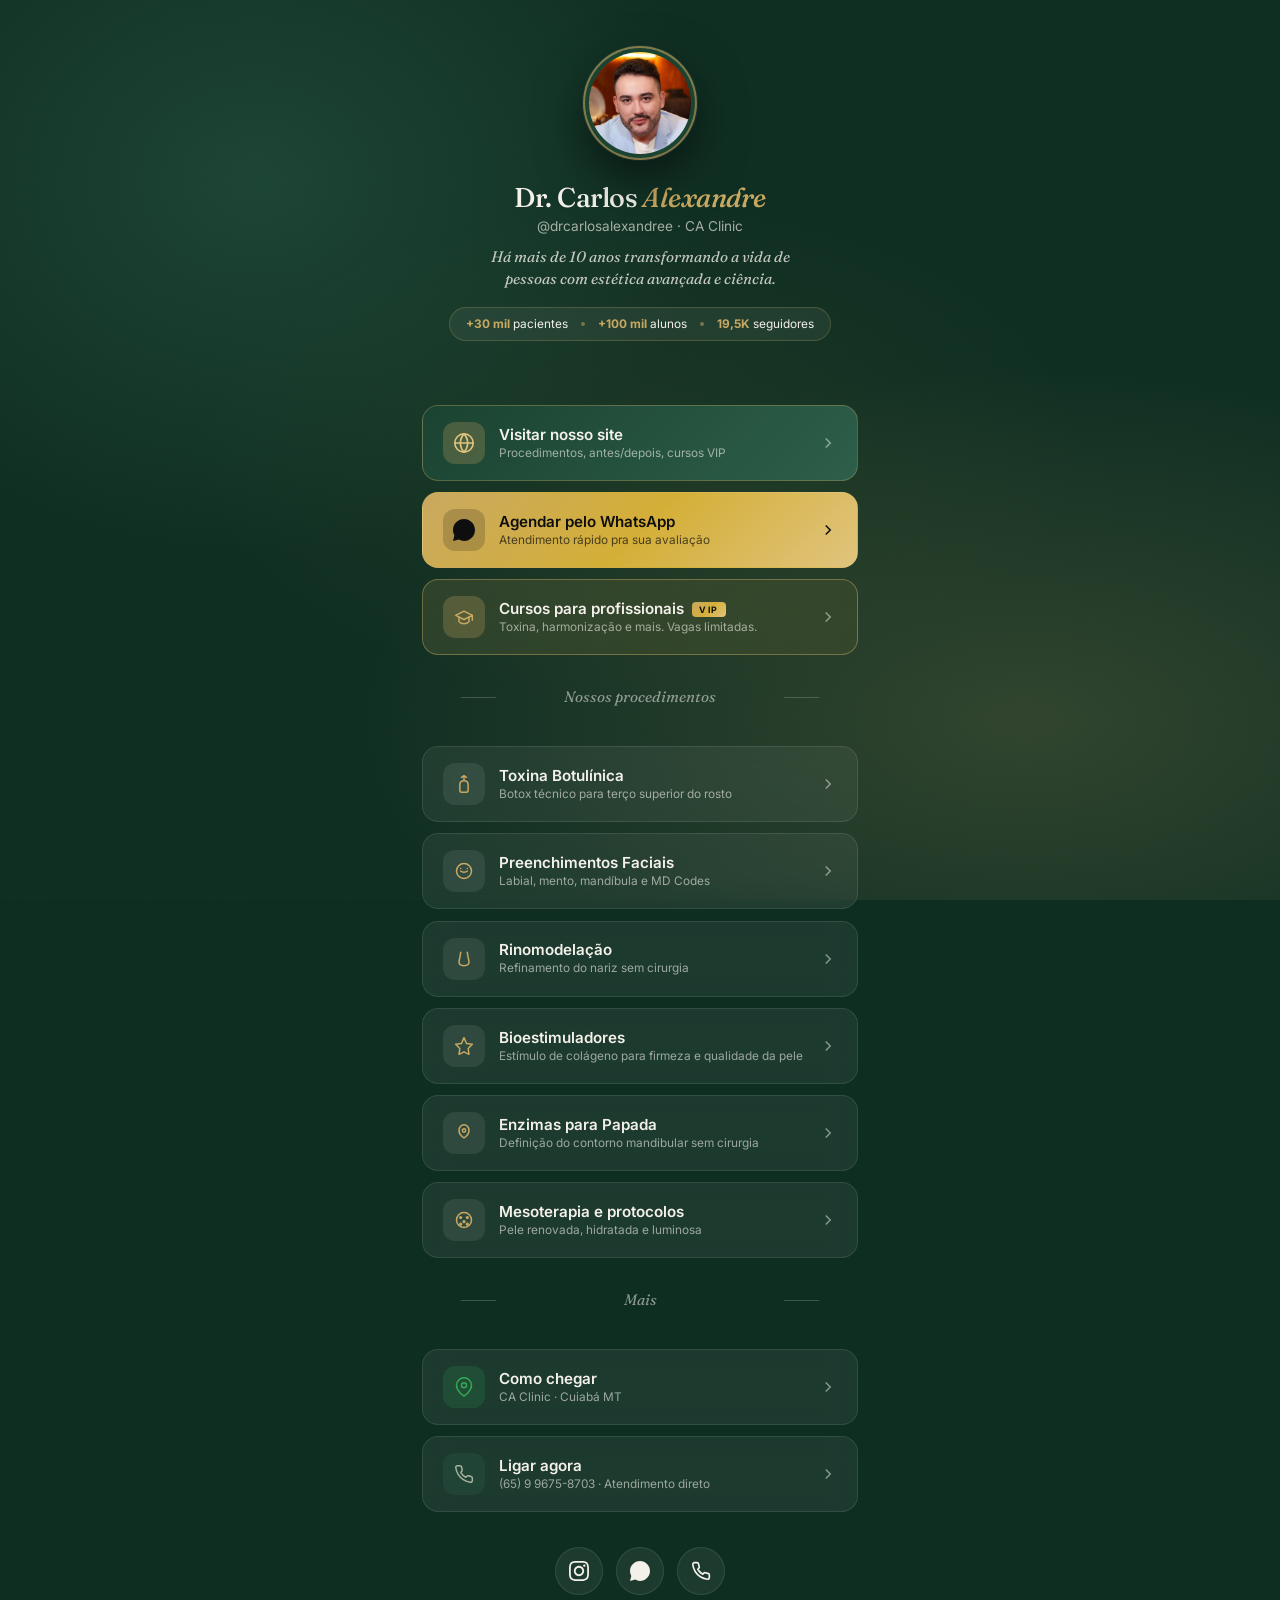
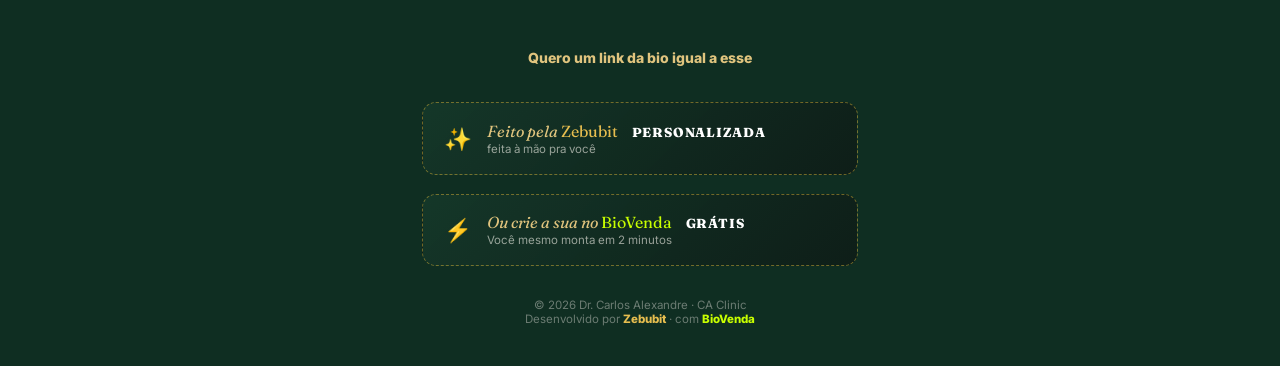
<file: links.html>
<!DOCTYPE html>
<html lang="pt-BR">
<head>
<meta charset="UTF-8">
<meta name="viewport" content="width=device-width, initial-scale=1.0">
<title>Dr. Carlos Alexandre · CA Clinic · Todos os links</title>
<meta name="description" content="Dr. Carlos Alexandre · CA Clinic em Cuiabá MT. Agende pelo WhatsApp, conheça os Cursos VIP, veja o Instagram, site e mais.">
<meta name="theme-color" content="#0f2e22">
<meta property="og:title" content="Dr. Carlos Alexandre · Todos os links">
<meta property="og:description" content="Estética avançada, ciência e resultado que se vê. Agende sua avaliação.">
<meta property="og:type" content="website">

<link rel="preconnect" href="https://fonts.googleapis.com">
<link rel="preconnect" href="https://fonts.gstatic.com" crossorigin>
<link href="https://fonts.googleapis.com/css2?family=Fraunces:ital,opsz,wght@0,9..144,400;0,9..144,500;0,9..144,600;1,9..144,400;1,9..144,500&family=Inter:wght@300;400;500;600;700&display=swap" rel="stylesheet">

<style>
  :root {
    --forest-d:      #0f2e22;
    --forest:        #1b4332;
    --forest-l:      #2d5f4a;
    --sage:          #7A8471;
    --sage-l:        #a8b0a0;
    --champagne:     #c9a961;
    --champagne-l:   #e0c47e;
    --gold:          #d4af37;
    --cream:         #f4f1ea;
    --cream-soft:    #ecE7da;
    --ink:           #0E0E0E;
    --ink-soft:      #1a1f1c;
    --grad-gold:     linear-gradient(135deg, var(--champagne), var(--gold), var(--champagne-l));
    --grad-brand:    linear-gradient(135deg, var(--forest), var(--forest-l));
    --serif:         "Fraunces", Georgia, serif;
    --sans:          "Inter", -apple-system, BlinkMacSystemFont, sans-serif;
    --ease:          cubic-bezier(0.22, 0.61, 0.36, 1);
  }

  * { margin: 0; padding: 0; box-sizing: border-box; }
  body {
    font-family: var(--sans);
    background: var(--forest-d);
    color: var(--cream);
    min-height: 100vh;
    -webkit-font-smoothing: antialiased;
    overflow-x: hidden;
    position: relative;
  }

  .bg-glow {
    position: fixed;
    inset: 0;
    z-index: 0;
    pointer-events: none;
    background:
      radial-gradient(ellipse 60% 70% at 20% 20%, rgba(45, 95, 74, 0.45) 0%, transparent 60%),
      radial-gradient(ellipse 80% 60% at 80% 80%, rgba(201, 169, 97, 0.18) 0%, transparent 65%),
      radial-gradient(ellipse 50% 40% at 50% 50%, rgba(212, 175, 55, 0.06) 0%, transparent 70%),
      var(--forest-d);
  }
  .bg-grain {
    position: fixed;
    inset: 0;
    z-index: 1;
    pointer-events: none;
    opacity: 0.08;
    mix-blend-mode: overlay;
    background-image: url("data:image/svg+xml;utf8,<svg xmlns='http://www.w3.org/2000/svg' width='200' height='200'><filter id='n'><feTurbulence type='fractalNoise' baseFrequency='0.9' numOctaves='2' stitchTiles='stitch'/></filter><rect width='100%25' height='100%25' filter='url(%23n)' opacity='0.6'/></svg>");
  }

  .container {
    position: relative;
    z-index: 2;
    max-width: 480px;
    margin: 0 auto;
    padding: 3rem 1.4rem 2.5rem;
    min-height: 100vh;
    display: flex;
    flex-direction: column;
  }

  .header {
    text-align: center;
    margin-bottom: 2rem;
    opacity: 0;
    transform: translateY(20px);
    animation: fadeUp 0.8s var(--ease) 0.1s forwards;
  }
  .logo {
    width: 110px; height: 110px;
    margin: 0 auto 1.4rem;
    position: relative;
    border-radius: 50%;
    overflow: hidden;
    background: var(--forest);
    padding: 4px;
    box-shadow:
      0 0 0 2px rgba(201, 169, 97, 0.6),
      0 0 0 3px rgba(255,255,255,0.05),
      0 20px 50px rgba(0, 0, 0, 0.55);
  }
  .logo-mark {
    width: 100%; height: 100%;
    background: var(--forest);
    border-radius: 50%;
    display: grid;
    place-items: center;
    color: var(--champagne);
    font-family: var(--serif);
    font-style: italic;
    font-weight: 500;
    font-size: 2.6rem;
    letter-spacing: -0.04em;
  }
  .logo::before {
    content: "";
    position: absolute;
    inset: -8px;
    border-radius: 50%;
    background: conic-gradient(from 0deg, var(--champagne), var(--gold), var(--sage-l), var(--champagne));
    z-index: -1;
    animation: spin 10s linear infinite;
    opacity: 0.55;
  }
  @keyframes spin { to { transform: rotate(360deg); } }

  .brand-name {
    font-family: var(--serif);
    font-size: 1.7rem;
    font-weight: 500;
    letter-spacing: -0.02em;
    color: var(--cream);
    margin-bottom: 4px;
  }
  .brand-name em {
    font-style: italic;
    color: var(--champagne);
  }
  .brand-handle {
    font-size: 0.85rem;
    color: rgba(244, 241, 234, 0.65);
    margin-bottom: 0.7rem;
  }
  .brand-tagline {
    font-family: var(--serif);
    font-style: italic;
    font-size: 0.95rem;
    color: rgba(244, 241, 234, 0.78);
    max-width: 320px;
    margin: 0 auto;
    line-height: 1.5;
  }

  .stats-row {
    display: inline-flex;
    align-items: center;
    gap: 0.8rem;
    background: rgba(255, 255, 255, 0.06);
    backdrop-filter: blur(10px);
    -webkit-backdrop-filter: blur(10px);
    border: 1px solid rgba(201, 169, 97, 0.25);
    padding: 0.55rem 1rem;
    border-radius: 100px;
    margin: 1rem auto 0;
    font-size: 0.74rem;
    color: var(--cream);
    opacity: 0;
    transform: translateY(20px);
    animation: fadeUp 0.8s var(--ease) 0.25s forwards;
  }
  .stats-row strong {
    color: var(--champagne);
    font-weight: 700;
  }
  .stats-row .sep {
    width: 4px; height: 4px;
    background: rgba(201, 169, 97, 0.5);
    border-radius: 50%;
  }

  .links {
    display: flex;
    flex-direction: column;
    gap: 0.7rem;
    margin-top: 2rem;
  }

  .link {
    display: flex;
    align-items: center;
    gap: 0.9rem;
    padding: 1rem 1.2rem;
    background: rgba(255, 255, 255, 0.06);
    backdrop-filter: blur(12px);
    -webkit-backdrop-filter: blur(12px);
    border: 1px solid rgba(255, 255, 255, 0.1);
    border-radius: 16px;
    color: var(--cream);
    text-decoration: none;
    transition: all 0.35s var(--ease);
    position: relative;
    overflow: hidden;
    opacity: 0;
    transform: translateY(20px);
    animation: fadeUp 0.7s var(--ease) forwards;
  }
  .link:hover {
    transform: translateY(-2px);
    background: rgba(255, 255, 255, 0.1);
    border-color: rgba(201, 169, 97, 0.45);
    box-shadow: 0 10px 30px rgba(0, 0, 0, 0.3);
  }
  .link__icon {
    width: 42px; height: 42px;
    border-radius: 12px;
    display: grid;
    place-items: center;
    flex-shrink: 0;
    background: rgba(255, 255, 255, 0.08);
    color: var(--champagne);
    transition: all 0.3s var(--ease);
  }
  .link:hover .link__icon {
    background: var(--champagne);
    color: var(--ink);
    transform: scale(1.06);
  }
  .link__body { flex: 1; min-width: 0; }
  .link__title {
    font-size: 0.95rem;
    font-weight: 600;
    color: var(--cream);
    line-height: 1.25;
  }
  .link__sub {
    font-size: 0.74rem;
    color: rgba(244, 241, 234, 0.6);
    margin-top: 2px;
    line-height: 1.3;
  }
  .link__arrow {
    flex-shrink: 0;
    color: rgba(244, 241, 234, 0.5);
    transition: all 0.3s var(--ease);
  }
  .link:hover .link__arrow {
    color: var(--champagne-l);
    transform: translateX(4px);
  }

  /* Site primary - gradient verde forest */
  .link--site-primary {
    background: linear-gradient(135deg, var(--forest) 0%, var(--forest-l) 100%);
    border-color: rgba(201, 169, 97, 0.35);
    isolation: isolate;
  }
  .link--site-primary::before {
    content: "";
    position: absolute;
    top: 0; left: -100%;
    width: 50%; height: 100%;
    background: linear-gradient(100deg, transparent 0%, rgba(255,255,255,0) 30%, rgba(201,169,97,0.5) 50%, rgba(255,255,255,0) 70%, transparent 100%);
    transform: skewX(-20deg);
    z-index: 1;
    animation: featuredFlash 4s ease-in-out infinite;
    animation-delay: 1.5s;
    pointer-events: none;
  }
  .link--site-primary .link__icon {
    background: rgba(201, 169, 97, 0.25);
    color: var(--champagne-l);
  }
  .link--site-primary:hover {
    transform: translateY(-3px);
    box-shadow: 0 16px 40px rgba(27, 67, 50, 0.6);
    border-color: var(--champagne);
  }

  /* WhatsApp featured - gold gradient */
  .link--featured {
    background: var(--grad-gold);
    border-color: transparent;
    isolation: isolate;
    color: var(--ink);
  }
  .link--featured::before {
    content: "";
    position: absolute;
    top: 0; left: -100%;
    width: 50%; height: 100%;
    background: linear-gradient(100deg, transparent 0%, rgba(255,255,255,0) 30%, rgba(255,255,255,0.55) 50%, rgba(255,255,255,0) 70%, transparent 100%);
    transform: skewX(-20deg);
    z-index: 1;
    animation: featuredFlash 3.5s ease-in-out infinite;
    pointer-events: none;
  }
  @keyframes featuredFlash {
    0% { left: -100%; }
    50% { left: 130%; }
    100% { left: 130%; }
  }
  .link--featured .link__icon {
    background: rgba(14, 14, 14, 0.18);
    color: var(--ink);
  }
  .link--featured .link__title { color: var(--ink); }
  .link--featured .link__sub { color: rgba(14, 14, 14, 0.7); }
  .link--featured .link__arrow { color: var(--ink); }
  .link--featured:hover {
    transform: translateY(-3px);
    box-shadow: 0 16px 40px rgba(201, 169, 97, 0.5);
  }

  /* Cursos VIP - special highlight */
  .link--cursos {
    background: linear-gradient(135deg, rgba(201, 169, 97, 0.15), rgba(212, 175, 55, 0.08));
    border: 1px solid rgba(201, 169, 97, 0.45);
  }
  .link--cursos .link__icon { background: rgba(201, 169, 97, 0.25); color: var(--champagne); }
  .link--cursos .link__title::after {
    content: "VIP";
    display: inline-block;
    font-family: var(--sans);
    font-size: 0.55rem;
    font-weight: 700;
    letter-spacing: 0.18em;
    background: var(--grad-gold);
    color: var(--ink);
    padding: 2px 7px;
    border-radius: 4px;
    margin-left: 8px;
    vertical-align: middle;
  }

  .link--whatsapp .link__icon { background: rgba(37, 211, 102, 0.18); color: #25D366; }
  .link--whatsapp:hover .link__icon { background: #25D366; color: var(--cream); }
  .link--google .link__icon { background: rgba(255, 255, 255, 0.95); color: var(--ink); }
  .link--instagram .link__icon {
    background: linear-gradient(135deg,#feda75 0%,#fa7e1e 25%,#d62976 50%,#962fbf 75%,#4f5bd5 100%);
    color: var(--cream);
  }
  .link--maps .link__icon { background: rgba(52, 168, 83, 0.18); color: #34A853; }
  .link--maps:hover .link__icon { background: #34A853; color: var(--cream); }
  .link--phone .link__icon { background: rgba(45, 95, 74, 0.3); color: var(--sage-l); }

  .links-section-title {
    font-family: var(--serif);
    font-style: italic;
    font-size: 0.95rem;
    color: rgba(244, 241, 234, 0.55);
    text-align: center;
    margin: 2rem 0 0.5rem;
    position: relative;
    opacity: 0;
    animation: fadeUp 0.6s var(--ease) forwards;
  }
  .links-section-title::before,
  .links-section-title::after {
    content: "";
    position: absolute;
    top: 50%;
    width: 35px;
    height: 1px;
    background: rgba(244, 241, 234, 0.2);
  }
  .links-section-title::before { right: calc(50% + 9rem); }
  .links-section-title::after  { left:  calc(50% + 9rem); }

  .links .link:nth-child(1)  { animation-delay: 0.40s; }
  .links .link:nth-child(2)  { animation-delay: 0.46s; }
  .links .link:nth-child(3)  { animation-delay: 0.52s; }
  .links .link:nth-child(4)  { animation-delay: 0.58s; }
  .links .link:nth-child(5)  { animation-delay: 0.64s; }
  .links .link:nth-child(6)  { animation-delay: 0.70s; }
  .links .link:nth-child(7)  { animation-delay: 0.76s; }
  .links .link:nth-child(8)  { animation-delay: 0.82s; }
  .links-section-title:nth-of-type(1) { animation-delay: 0.85s; }
  .links-section-title:nth-of-type(2) { animation-delay: 1.05s; }

  .socials {
    display: flex;
    justify-content: center;
    gap: 0.8rem;
    margin: 2.2rem 0 1.5rem;
    opacity: 0;
    animation: fadeUp 0.6s var(--ease) 1.2s forwards;
  }
  .social {
    width: 48px; height: 48px;
    border-radius: 50%;
    background: rgba(255, 255, 255, 0.06);
    border: 1px solid rgba(255, 255, 255, 0.1);
    display: grid;
    place-items: center;
    color: var(--cream);
    transition: all 0.3s var(--ease);
  }
  .social:hover {
    transform: translateY(-3px);
    background: rgba(255, 255, 255, 0.12);
    border-color: var(--champagne);
    color: var(--champagne-l);
  }
  .social--insta:hover {
    background: linear-gradient(135deg,#feda75 0%,#fa7e1e 25%,#d62976 50%,#962fbf 75%,#4f5bd5 100%);
    border-color: transparent;
    color: var(--cream);
  }
  .social--whats:hover {
    background: #25D366;
    border-color: #25D366;
    color: var(--cream);
  }
  .social--phone:hover {
    background: var(--champagne);
    border-color: var(--champagne);
    color: var(--ink);
  }

  .footer {
    margin-top: auto;
    padding-top: 1.5rem;
    text-align: center;
    font-size: 0.72rem;
    color: rgba(244, 241, 234, 0.4);
    opacity: 0;
    animation: fadeUp 0.6s var(--ease) 1.4s forwards;
  }
  .footer a {
    color: rgba(244, 241, 234, 0.65);
    text-decoration: none;
    transition: color 0.3s;
  }
  .footer a:hover { color: var(--champagne-l); }

  @keyframes fadeUp { to { opacity: 1; transform: translateY(0); } }

  @media (prefers-reduced-motion: reduce) {
    *, *::before, *::after {
      animation: none !important;
      transition: none !important;
      opacity: 1 !important;
      transform: none !important;
    }
  }

  @media (max-width: 380px) {
    .container { padding: 2rem 1rem; }
    .logo { width: 90px; height: 90px; }
    .logo-mark { font-size: 2.2rem; }
    .brand-name { font-size: 1.5rem; }
  }

  /* CTA Zebubit - quero uma bio assim */
  .bio-cta {
    margin: 1.5rem 0 0.5rem;
    padding: 1.1rem 1.3rem;
    border-radius: 14px;
    background: linear-gradient(135deg, rgba(27, 67, 50, 0.45) 0%, rgba(14, 14, 14, 0.5) 100%);
    border: 1px dashed rgba(212, 175, 55, 0.5);
    display: flex;
    align-items: center;
    gap: 0.9rem;
    text-decoration: none;
    color: var(--cream);
    transition: all 0.3s var(--ease);
  }
  .bio-cta:hover {
    border-color: var(--gold);
    background: linear-gradient(135deg, rgba(27, 67, 50, 0.6) 0%, rgba(14, 14, 14, 0.6) 100%);
    transform: translateY(-2px);
  }
  .bio-cta__icon { font-size: 1.4rem; flex-shrink: 0; }
  .bio-cta__title { font-family: var(--serif); font-style: italic; font-size: 1rem; color: var(--champagne-l); }
  .bio-cta__sub { font-size: 0.72rem; color: rgba(244, 241, 234, 0.6); margin-top: 1px; }
  .bio-cta + .bio-cta { margin-top: 11px; }
  .gratis-pisca { display:inline-block; color:#fff; font-style:normal; font-weight:800; font-size:0.82rem; letter-spacing:0.06em; margin-left:11px; animation: piscaGratis 1s steps(1) infinite; }
  @keyframes piscaGratis { 0%,49%{opacity:1} 50%,100%{opacity:0.12} }
</style>
</head>
<body>

<div class="bg-glow" aria-hidden="true"></div>
<div class="bg-grain" aria-hidden="true"></div>

<main class="container">

  <header class="header">
    <div class="logo">
      <div class="logo-mark"><img src="carlos-foto.jpg" alt="Dr. Carlos Alexandre" style="width:100%;height:100%;object-fit:cover;border-radius:50%;display:block"></div>
    </div>
    <h1 class="brand-name">Dr. Carlos <em>Alexandre</em></h1>
    <div class="brand-handle">@drcarlosalexandree · CA Clinic</div>
    <p class="brand-tagline">Há mais de 10 anos transformando a vida de pessoas com estética avançada e ciência.</p>

    <div class="stats-row">
      <span><strong>+30 mil</strong> pacientes</span>
      <span class="sep"></span>
      <span><strong>+100 mil</strong> alunos</span>
      <span class="sep"></span>
      <span><strong>19,5K</strong> seguidores</span>
    </div>
  </header>

  <nav class="links" aria-label="Links principais">

    <a class="link link--site-primary" href="index.html">
      <div class="link__icon">
        <svg width="22" height="22" viewBox="0 0 24 24" fill="none" stroke="currentColor" stroke-width="1.8" stroke-linecap="round" stroke-linejoin="round"><circle cx="12" cy="12" r="10"/><line x1="2" y1="12" x2="22" y2="12"/><path d="M12 2a15.3 15.3 0 0 1 4 10 15.3 15.3 0 0 1-4 10 15.3 15.3 0 0 1-4-10 15.3 15.3 0 0 1 4-10z"/></svg>
      </div>
      <div class="link__body">
        <div class="link__title">Visitar nosso site</div>
        <div class="link__sub">Procedimentos, antes/depois, cursos VIP</div>
      </div>
      <svg class="link__arrow" width="18" height="18" viewBox="0 0 24 24" fill="none" stroke="currentColor" stroke-width="2"><path d="M9 6l6 6-6 6"/></svg>
    </a>

    <a class="link link--featured" href="https://wa.me/5565996758703?text=Ol%C3%A1%20Dr.%20Carlos!%20Vim%20pelo%20link%20da%20bio%20e%20gostaria%20de%20agendar%20uma%20avalia%C3%A7%C3%A3o." target="_blank" rel="noopener">
      <div class="link__icon">
        <svg width="22" height="22" viewBox="0 0 24 24" fill="currentColor"><path d="M17.472 14.382c-.297-.149-1.758-.867-2.03-.967-.273-.099-.471-.148-.67.15-.197.297-.767.966-.94 1.164-.173.199-.347.223-.644.075-.297-.15-1.255-.463-2.39-1.475-.883-.788-1.48-1.761-1.653-2.059-.173-.297-.018-.458.13-.606.134-.133.298-.347.446-.52.149-.174.198-.298.298-.497.099-.198.05-.371-.025-.52-.075-.149-.669-1.612-.916-2.207-.242-.579-.487-.5-.669-.51-.173-.008-.371-.01-.57-.01-.198 0-.52.074-.792.372-.272.297-1.04 1.016-1.04 2.479 0 1.462 1.065 2.875 1.213 3.074.149.198 2.096 3.2 5.077 4.487.709.306 1.262.489 1.694.625.712.227 1.36.195 1.871.118.571-.085 1.758-.719 2.006-1.413.248-.694.248-1.289.173-1.413-.074-.124-.272-.198-.57-.347M12 0C5.373 0 0 5.373 0 12c0 2.122.555 4.115 1.524 5.85L.06 23.94l6.235-1.636A11.94 11.94 0 0 0 12 24c6.627 0 12-5.373 12-12S18.627 0 12 0z"/></svg>
      </div>
      <div class="link__body">
        <div class="link__title">Agendar pelo WhatsApp</div>
        <div class="link__sub">Atendimento rápido pra sua avaliação</div>
      </div>
      <svg class="link__arrow" width="18" height="18" viewBox="0 0 24 24" fill="none" stroke="currentColor" stroke-width="2"><path d="M9 6l6 6-6 6"/></svg>
    </a>

    <a class="link link--cursos" href="https://wa.me/5565996758703?text=Ol%C3%A1%20Dr.%20Carlos!%20Tenho%20interesse%20nos%20Cursos%20VIP." target="_blank" rel="noopener">
      <div class="link__icon">
        <svg width="20" height="20" viewBox="0 0 24 24" fill="none" stroke="currentColor" stroke-width="1.8" stroke-linecap="round" stroke-linejoin="round"><path d="M22 10v6M2 10l10-5 10 5-10 5z"/><path d="M6 12v5c0 1.5 3 3 6 3s6-1.5 6-3v-5"/></svg>
      </div>
      <div class="link__body">
        <div class="link__title">Cursos para profissionais</div>
        <div class="link__sub">Toxina, harmonização e mais. Vagas limitadas.</div>
      </div>
      <svg class="link__arrow" width="18" height="18" viewBox="0 0 24 24" fill="none" stroke="currentColor" stroke-width="2"><path d="M9 6l6 6-6 6"/></svg>
    </a>

  </nav>

  <div class="links-section-title">Nossos procedimentos</div>

  <nav class="links" aria-label="Procedimentos">

    <a class="link" href="https://wa.me/5565996758703?text=Ol%C3%A1%20Dr.%20Carlos!%20Vim%20pelo%20link%20da%20bio%20e%20gostaria%20de%20saber%20mais%20sobre%20Toxina%20Botul%C3%ADnica." target="_blank" rel="noopener">
      <div class="link__icon">
        <svg width="20" height="20" viewBox="0 0 24 24" fill="none" stroke="currentColor" stroke-width="1.8" stroke-linecap="round" stroke-linejoin="round"><path d="M12 2v6M9 4l3-2 3 2M12 8c-3 0-5 2-5 5v6c0 2 1 3 2 3h6c1 0 2-1 2-3v-6c0-3-2-5-5-5z"/></svg>
      </div>
      <div class="link__body">
        <div class="link__title">Toxina Botulínica</div>
        <div class="link__sub">Botox técnico para terço superior do rosto</div>
      </div>
      <svg class="link__arrow" width="18" height="18" viewBox="0 0 24 24" fill="none" stroke="currentColor" stroke-width="2"><path d="M9 6l6 6-6 6"/></svg>
    </a>

    <a class="link" href="https://wa.me/5565996758703?text=Ol%C3%A1%20Dr.%20Carlos!%20Vim%20pelo%20link%20da%20bio%20e%20gostaria%20de%20saber%20mais%20sobre%20Preenchimentos%20Faciais." target="_blank" rel="noopener">
      <div class="link__icon">
        <svg width="20" height="20" viewBox="0 0 24 24" fill="none" stroke="currentColor" stroke-width="1.8" stroke-linecap="round" stroke-linejoin="round"><circle cx="12" cy="12" r="9"/><path d="M8 12c2 2 6 2 8 0M8 9h0.01M16 9h0.01"/></svg>
      </div>
      <div class="link__body">
        <div class="link__title">Preenchimentos Faciais</div>
        <div class="link__sub">Labial, mento, mandíbula e MD Codes</div>
      </div>
      <svg class="link__arrow" width="18" height="18" viewBox="0 0 24 24" fill="none" stroke="currentColor" stroke-width="2"><path d="M9 6l6 6-6 6"/></svg>
    </a>

    <a class="link" href="https://wa.me/5565996758703?text=Ol%C3%A1%20Dr.%20Carlos!%20Vim%20pelo%20link%20da%20bio%20e%20gostaria%20de%20saber%20mais%20sobre%20Rinomodela%C3%A7%C3%A3o." target="_blank" rel="noopener">
      <div class="link__icon">
        <svg width="20" height="20" viewBox="0 0 24 24" fill="none" stroke="currentColor" stroke-width="1.8" stroke-linecap="round" stroke-linejoin="round"><path d="M8 4c0 4-2 8-2 12s4 4 6 4 6 0 6-4-2-8-2-12"/></svg>
      </div>
      <div class="link__body">
        <div class="link__title">Rinomodelação</div>
        <div class="link__sub">Refinamento do nariz sem cirurgia</div>
      </div>
      <svg class="link__arrow" width="18" height="18" viewBox="0 0 24 24" fill="none" stroke="currentColor" stroke-width="2"><path d="M9 6l6 6-6 6"/></svg>
    </a>

    <a class="link" href="https://wa.me/5565996758703?text=Ol%C3%A1%20Dr.%20Carlos!%20Vim%20pelo%20link%20da%20bio%20e%20gostaria%20de%20saber%20mais%20sobre%20Bioestimuladores%20de%20Col%C3%A1geno." target="_blank" rel="noopener">
      <div class="link__icon">
        <svg width="20" height="20" viewBox="0 0 24 24" fill="none" stroke="currentColor" stroke-width="1.8" stroke-linecap="round" stroke-linejoin="round"><path d="M12 2l3 7 7 1-5 5 1 7-6-3-6 3 1-7-5-5 7-1z"/></svg>
      </div>
      <div class="link__body">
        <div class="link__title">Bioestimuladores</div>
        <div class="link__sub">Estímulo de colágeno para firmeza e qualidade da pele</div>
      </div>
      <svg class="link__arrow" width="18" height="18" viewBox="0 0 24 24" fill="none" stroke="currentColor" stroke-width="2"><path d="M9 6l6 6-6 6"/></svg>
    </a>

    <a class="link" href="https://wa.me/5565996758703?text=Ol%C3%A1%20Dr.%20Carlos!%20Vim%20pelo%20link%20da%20bio%20e%20gostaria%20de%20saber%20mais%20sobre%20Enzimas%20para%20Papada." target="_blank" rel="noopener">
      <div class="link__icon">
        <svg width="20" height="20" viewBox="0 0 24 24" fill="none" stroke="currentColor" stroke-width="1.8" stroke-linecap="round" stroke-linejoin="round"><path d="M6 9c0-4 3-7 6-7s6 3 6 7-3 7-6 9c-3-2-6-5-6-9z"/><circle cx="12" cy="9" r="2"/></svg>
      </div>
      <div class="link__body">
        <div class="link__title">Enzimas para Papada</div>
        <div class="link__sub">Definição do contorno mandibular sem cirurgia</div>
      </div>
      <svg class="link__arrow" width="18" height="18" viewBox="0 0 24 24" fill="none" stroke="currentColor" stroke-width="2"><path d="M9 6l6 6-6 6"/></svg>
    </a>

    <a class="link" href="https://wa.me/5565996758703?text=Ol%C3%A1%20Dr.%20Carlos!%20Vim%20pelo%20link%20da%20bio%20e%20gostaria%20de%20saber%20mais%20sobre%20Mesoterapia." target="_blank" rel="noopener">
      <div class="link__icon">
        <svg width="20" height="20" viewBox="0 0 24 24" fill="none" stroke="currentColor" stroke-width="1.8" stroke-linecap="round" stroke-linejoin="round"><circle cx="12" cy="12" r="9"/><circle cx="8" cy="9" r="1"/><circle cx="16" cy="9" r="1"/><circle cx="12" cy="14" r="1"/><circle cx="8" cy="17" r="1"/><circle cx="16" cy="17" r="1"/></svg>
      </div>
      <div class="link__body">
        <div class="link__title">Mesoterapia e protocolos</div>
        <div class="link__sub">Pele renovada, hidratada e luminosa</div>
      </div>
      <svg class="link__arrow" width="18" height="18" viewBox="0 0 24 24" fill="none" stroke="currentColor" stroke-width="2"><path d="M9 6l6 6-6 6"/></svg>
    </a>

  </nav>

  <div class="links-section-title">Mais</div>

  <nav class="links" aria-label="Mais links">

    <a class="link link--maps" href="https://www.google.com/maps/search/?api=1&query=CA+Clinic+Dr+Carlos+Alexandre+Cuiab%C3%A1" target="_blank" rel="noopener">
      <div class="link__icon">
        <svg width="20" height="20" viewBox="0 0 24 24" fill="none" stroke="currentColor" stroke-width="1.8" stroke-linecap="round" stroke-linejoin="round"><path d="M21 10c0 7-9 13-9 13s-9-6-9-13a9 9 0 0 1 18 0z"/><circle cx="12" cy="10" r="3"/></svg>
      </div>
      <div class="link__body">
        <div class="link__title">Como chegar</div>
        <div class="link__sub">CA Clinic · Cuiabá MT</div>
      </div>
      <svg class="link__arrow" width="18" height="18" viewBox="0 0 24 24" fill="none" stroke="currentColor" stroke-width="2"><path d="M9 6l6 6-6 6"/></svg>
    </a>

    <a class="link link--phone" href="tel:+5565996758703">
      <div class="link__icon">
        <svg width="20" height="20" viewBox="0 0 24 24" fill="none" stroke="currentColor" stroke-width="1.8" stroke-linecap="round" stroke-linejoin="round"><path d="M22 16.92v3a2 2 0 0 1-2.18 2 19.79 19.79 0 0 1-8.63-3.07 19.5 19.5 0 0 1-6-6 19.79 19.79 0 0 1-3.07-8.67A2 2 0 0 1 4.11 2h3a2 2 0 0 1 2 1.72 12.84 12.84 0 0 0 .7 2.81 2 2 0 0 1-.45 2.11L8.09 9.91a16 16 0 0 0 6 6l1.27-1.27a2 2 0 0 1 2.11-.45 12.84 12.84 0 0 0 2.81.7A2 2 0 0 1 22 16.92z"/></svg>
      </div>
      <div class="link__body">
        <div class="link__title">Ligar agora</div>
        <div class="link__sub">(65) 9 9675-8703 · Atendimento direto</div>
      </div>
      <svg class="link__arrow" width="18" height="18" viewBox="0 0 24 24" fill="none" stroke="currentColor" stroke-width="2"><path d="M9 6l6 6-6 6"/></svg>
    </a>

  </nav>

  <div class="socials" aria-label="Redes sociais">
    <a class="social social--insta" href="https://instagram.com/drcarlosalexandree" target="_blank" rel="noopener" aria-label="Instagram">
      <svg width="20" height="20" viewBox="0 0 24 24" fill="currentColor"><path d="M12 2.163c3.204 0 3.584.012 4.85.07 3.252.148 4.771 1.691 4.919 4.919.058 1.265.069 1.645.069 4.849 0 3.205-.012 3.584-.069 4.849-.149 3.225-1.664 4.771-4.919 4.919-1.266.058-1.644.07-4.85.07-3.204 0-3.584-.012-4.849-.07-3.26-.149-4.771-1.699-4.919-4.92-.058-1.265-.07-1.644-.07-4.849 0-3.204.013-3.583.07-4.849.149-3.227 1.664-4.771 4.919-4.919 1.266-.057 1.645-.069 4.849-.069zm0-2.163c-3.259 0-3.667.014-4.947.072-4.358.2-6.78 2.618-6.98 6.98-.059 1.281-.073 1.689-.073 4.948 0 3.259.014 3.668.072 4.948.2 4.358 2.618 6.78 6.98 6.98 1.281.058 1.689.072 4.948.072 3.259 0 3.668-.014 4.948-.072 4.354-.2 6.782-2.618 6.979-6.98.059-1.28.073-1.689.073-4.948 0-3.259-.014-3.667-.072-4.947-.196-4.354-2.617-6.78-6.979-6.98-1.281-.059-1.69-.073-4.949-.073zm0 5.838c-3.403 0-6.162 2.759-6.162 6.162s2.759 6.163 6.162 6.163 6.162-2.759 6.162-6.163c0-3.403-2.759-6.162-6.162-6.162zm0 10.162c-2.209 0-4-1.79-4-4 0-2.209 1.791-4 4-4s4 1.791 4 4c0 2.21-1.791 4-4 4zm6.406-11.845c-.796 0-1.441.645-1.441 1.44s.645 1.44 1.441 1.44c.795 0 1.439-.645 1.439-1.44s-.644-1.44-1.439-1.44z"/></svg>
    </a>
    <a class="social social--whats" href="https://wa.me/5565996758703" target="_blank" rel="noopener" aria-label="WhatsApp">
      <svg width="20" height="20" viewBox="0 0 24 24" fill="currentColor"><path d="M17.472 14.382c-.297-.149-1.758-.867-2.03-.967-.273-.099-.471-.148-.67.15-.197.297-.767.966-.94 1.164-.173.199-.347.223-.644.075-.297-.15-1.255-.463-2.39-1.475-.883-.788-1.48-1.761-1.653-2.059-.173-.297-.018-.458.13-.606.134-.133.298-.347.446-.52.149-.174.198-.298.298-.497.099-.198.05-.371-.025-.52-.075-.149-.669-1.612-.916-2.207-.242-.579-.487-.5-.669-.51-.173-.008-.371-.01-.57-.01-.198 0-.52.074-.792.372-.272.297-1.04 1.016-1.04 2.479 0 1.462 1.065 2.875 1.213 3.074.149.198 2.096 3.2 5.077 4.487.709.306 1.262.489 1.694.625.712.227 1.36.195 1.871.118.571-.085 1.758-.719 2.006-1.413.248-.694.248-1.289.173-1.413-.074-.124-.272-.198-.57-.347M12 0C5.373 0 0 5.373 0 12c0 2.122.555 4.115 1.524 5.85L.06 23.94l6.235-1.636A11.94 11.94 0 0 0 12 24c6.627 0 12-5.373 12-12S18.627 0 12 0z"/></svg>
    </a>
    <a class="social social--phone" href="tel:+5565996758703" aria-label="Telefone">
      <svg width="20" height="20" viewBox="0 0 24 24" fill="none" stroke="currentColor" stroke-width="2" stroke-linecap="round" stroke-linejoin="round"><path d="M22 16.92v3a2 2 0 0 1-2.18 2 19.79 19.79 0 0 1-8.63-3.07 19.5 19.5 0 0 1-6-6 19.79 19.79 0 0 1-3.07-8.67A2 2 0 0 1 4.11 2h3a2 2 0 0 1 2 1.72 12.84 12.84 0 0 0 .7 2.81 2 2 0 0 1-.45 2.11L8.09 9.91a16 16 0 0 0 6 6l1.27-1.27a2 2 0 0 1 2.11-.45 12.84 12.84 0 0 0 2.81.7A2 2 0 0 1 22 16.92z"/></svg>
    </a>
  </div>

  <div style="text-align:center;margin:30px 0 12px;font-size:14px;font-weight:800;color:var(--champagne-l);">Quero um link da bio igual a esse</div>
  <a class="bio-cta" href="https://wa.me/5534993421500?text=Ol%C3%A1!%20Vim%20pela%20bio%20do%20Dr.%20Carlos%20e%20quero%20um%20link%20da%20bio%20premium%20igual%20pra%20mim." target="_blank" rel="noopener">
    <span class="bio-cta__icon">✨</span>
    <div class="link__body">
      <div class="bio-cta__title">Feito pela <span style="color:#e6bd4f;font-style:normal">Zebubit</span> <span class="gratis-pisca">PERSONALIZADA</span></div>
      <div class="bio-cta__sub">feita à mão pra você</div>
    </div>
  </a>
  <a class="bio-cta" href="https://biovenda.app.br/ref/drcarlos" target="_blank" rel="noopener">
    <span class="bio-cta__icon">⚡</span>
    <div class="link__body">
      <div class="bio-cta__title">Ou crie a sua no <span style="color:#C8FF00;font-style:normal">BioVenda</span> <span class="gratis-pisca">GRÁTIS</span></div>
      <div class="bio-cta__sub">Você mesmo monta em 2 minutos</div>
    </div>
  </a>

  <footer class="footer">
    © 2026 Dr. Carlos Alexandre · CA Clinic<br>
    Desenvolvido por <a href="https://zebubit.com.br" target="_blank" rel="noopener" style="color:#e6bd4f;font-weight:800">Zebubit</a> · com <a href="https://biovenda.app.br" target="_blank" rel="noopener" style="color:#C8FF00;font-weight:800">BioVenda</a>
  </footer>

</main>

</body>
</html>
</file>
<file: css/style.css>
/* ============================================================
   DR. CARLOS ALEXANDRE · CA Clinic
   Editorial verde wellness · cream + verde floresta + dourado
   ============================================================ */

:root {
  --cream:        #f4f1ea;
  --cream-soft:   #ecE7da;
  --cream-deep:   #ddd5c2;
  --sage:         #7A8471;
  --sage-light:   #a8b0a0;
  --forest:       #1b4332;
  --forest-d:     #0f2e22;
  --forest-l:     #2d5f4a;
  --champagne:    #c9a961;
  --gold:         #d4af37;
  --black:        #0E0E0E;
  --ink:          #1a1f1c;
  --line:         #d6d0c1;
  --white:        #ffffff;

  --serif:        "Fraunces", "Cormorant Garamond", Georgia, serif;
  --sans:         "Inter", -apple-system, BlinkMacSystemFont, sans-serif;

  --max:          1340px;
  --gutter:       clamp(1.25rem, 3vw, 2.5rem);
  --section:      clamp(5rem, 10vw, 9rem);
}

* { margin: 0; padding: 0; box-sizing: border-box; }
html { scroll-behavior: smooth; }
body {
  font-family: var(--sans);
  background: var(--cream);
  color: var(--ink);
  font-weight: 300;
  font-size: 16px;
  line-height: 1.65;
  -webkit-font-smoothing: antialiased;
  overflow-x: hidden;
}
img { display: block; max-width: 100%; height: auto; }
a { color: inherit; text-decoration: none; }
.container { max-width: var(--max); margin: 0 auto; padding: 0 var(--gutter); }

/* ============================================================
   Tipografia editorial
   ============================================================ */
h1, h2, h3, .serif {
  font-family: var(--serif);
  font-weight: 400;
  letter-spacing: -0.015em;
  color: var(--ink);
  font-variation-settings: "SOFT" 50, "WONK" 0;
}
h1 { font-size: clamp(2.8rem, 6.5vw, 5.8rem); line-height: 0.96; }
h2 { font-size: clamp(2.2rem, 4.8vw, 4.2rem); line-height: 1.03; }
h3 { font-size: clamp(1.4rem, 2vw, 2.1rem); line-height: 1.2; }
em, .italic { font-style: italic; }

.eyebrow {
  font-family: var(--sans);
  font-size: 0.7rem;
  font-weight: 500;
  letter-spacing: 0.32em;
  text-transform: uppercase;
  color: var(--forest);
}
.chapter-num {
  font-family: var(--serif);
  font-style: italic;
  font-size: 1.05rem;
  color: var(--champagne);
  letter-spacing: 0.04em;
}
.lead {
  font-size: clamp(1.05rem, 1.4vw, 1.25rem);
  line-height: 1.55;
  color: var(--forest);
  font-weight: 300;
  max-width: 56ch;
}

/* ============================================================
   Scroll progress bar
   ============================================================ */
.scroll-progress {
  position: fixed;
  top: 0; left: 0;
  width: 0%;
  height: 2px;
  background: var(--champagne);
  z-index: 9999;
  transition: width 0.05s linear;
}

/* ============================================================
   Nav
   ============================================================ */
.nav {
  position: fixed;
  top: 0; left: 0; right: 0;
  z-index: 100;
  padding: 1.4rem 0;
  background: transparent;
  transition: all 0.4s ease;
}
.nav.is-scrolled {
  background: rgba(244, 241, 234, 0.94);
  backdrop-filter: blur(10px);
  -webkit-backdrop-filter: blur(10px);
  padding: 0.9rem 0;
  border-bottom: 1px solid var(--line);
}
.nav__inner {
  display: flex;
  align-items: center;
  justify-content: space-between;
  gap: 2rem;
}
.nav__logo {
  display: flex;
  align-items: center;
  gap: 0.7rem;
  color: var(--cream);
  transition: color 0.4s ease;
}
.nav__logo-mark {
  width: 38px; height: 38px;
  border-radius: 50%;
  background: var(--forest);
  color: var(--cream);
  display: grid;
  place-items: center;
  font-family: var(--serif);
  font-style: italic;
  font-size: 1.05rem;
  font-weight: 500;
  letter-spacing: -0.04em;
  border: 1px solid var(--champagne);
  transition: all 0.4s ease;
}
.nav__logo-text {
  font-family: var(--serif);
  font-size: 1.15rem;
  font-weight: 500;
  letter-spacing: 0.18em;
  line-height: 1;
}
.nav__logo-text span {
  display: block;
  font-family: var(--sans);
  font-size: 0.55rem;
  font-weight: 400;
  letter-spacing: 0.42em;
  margin-top: 3px;
  opacity: 0.75;
}
.nav.is-scrolled .nav__logo { color: var(--ink); }
.nav.is-scrolled .nav__logo-mark { background: var(--forest); color: var(--cream); }
.nav__menu {
  display: flex;
  list-style: none;
  gap: 2.4rem;
  align-items: center;
}
.nav__menu a {
  font-size: 0.78rem;
  letter-spacing: 0.22em;
  text-transform: uppercase;
  color: var(--cream);
  opacity: 0.85;
  transition: all 0.3s;
}
.nav.is-scrolled .nav__menu a { color: var(--ink); }
.nav__menu a:hover { opacity: 1; color: var(--champagne); }
.nav__cta {
  padding: 0.7rem 1.5rem;
  border: 1px solid var(--cream);
  font-size: 0.75rem;
  letter-spacing: 0.2em;
  text-transform: uppercase;
  color: var(--cream);
  transition: all 0.3s;
}
.nav.is-scrolled .nav__cta {
  border-color: var(--ink);
  color: var(--ink);
}
.nav__cta:hover {
  background: var(--champagne);
  border-color: var(--champagne);
  color: var(--ink);
}
.nav__burger {
  display: none;
  width: 36px; height: 36px;
  background: transparent;
  border: 0;
  cursor: pointer;
  flex-direction: column;
  justify-content: center;
  gap: 5px;
  padding: 0;
}
.nav__burger span {
  display: block;
  width: 24px; height: 1.5px;
  background: var(--cream);
  transition: all 0.3s;
}
.nav.is-scrolled .nav__burger span { background: var(--ink); }

/* ============================================================
   HERO cinematográfico — full-bleed + scrim diagonal + letter reveal
   (V07 Cartier cinema + V09 PULSE tipografia editorial)
   ============================================================ */
.hero {
  position: relative;
  min-height: 100vh;
  background: var(--forest-d);
  color: var(--cream);
  overflow: hidden;
  padding: 8rem 0 0;
  display: flex;
  flex-direction: column;
  justify-content: flex-end;
}

/* Foto full-bleed atrás de tudo */
.hero__bg-photo {
  position: absolute;
  inset: 0;
  z-index: 0;
  overflow: hidden;
}
.hero__bg-photo img,
.hero__video {
  width: 100%; height: 100%;
  object-fit: cover;
  object-position: center 30%;
  filter: contrast(1.04) saturate(0.92) brightness(0.92);
  display: block;
}
.hero__bg-photo img {
  transform: scale(1.04);
  animation: heroZoom 26s ease-out forwards;
}
@keyframes heroZoom {
  to { transform: scale(1.13); }
}

/* Scrim diagonal — escurece o canto inferior esquerdo (onde fica o texto)
   e deixa o restante do vídeo respirar. Bem mais leve que antes. */
.hero__scrim {
  position: absolute;
  inset: 0;
  z-index: 1;
  pointer-events: none;
  background:
    linear-gradient(95deg,
      rgba(15, 46, 34, 0.72) 0%,
      rgba(15, 46, 34, 0.55) 25%,
      rgba(15, 46, 34, 0.32) 50%,
      rgba(15, 46, 34, 0.12) 75%,
      rgba(15, 46, 34, 0.30) 100%
    ),
    linear-gradient(180deg,
      rgba(15, 46, 34, 0.10) 0%,
      transparent 30%,
      rgba(15, 46, 34, 0.55) 100%
    );
}

/* Grain sutil filme */
.hero__grain {
  position: absolute;
  inset: 0;
  z-index: 1;
  pointer-events: none;
  opacity: 0.12;
  mix-blend-mode: overlay;
  background-image: url("data:image/svg+xml;utf8,<svg xmlns='http://www.w3.org/2000/svg' width='200' height='200'><filter id='n'><feTurbulence type='fractalNoise' baseFrequency='0.9' numOctaves='2' stitchTiles='stitch'/></filter><rect width='100%25' height='100%25' filter='url(%23n)' opacity='0.6'/></svg>");
}

.hero__inner {
  position: relative;
  z-index: 2;
  width: 100%;
  padding-bottom: clamp(3rem, 6vw, 5rem);
}
.hero__content {
  max-width: 720px;
}

/* Métricas em row no rodapé */
.hero__meta {
  position: relative;
  z-index: 2;
  border-top: 1px solid rgba(244, 241, 234, 0.18);
  padding: 1.6rem 0 1.4rem;
  background: rgba(15, 46, 34, 0.55);
  backdrop-filter: blur(8px);
  -webkit-backdrop-filter: blur(8px);
}
.hero__meta-inner {
  display: flex;
  gap: clamp(2rem, 6vw, 4.5rem);
  flex-wrap: wrap;
  align-items: center;
}
.hero__meta-item {
  font-size: 0.72rem;
  letter-spacing: 0.18em;
  color: rgba(244, 241, 234, 0.65);
  text-transform: uppercase;
}
.hero__meta-item strong {
  display: block;
  font-family: var(--serif);
  font-size: 1.5rem;
  font-style: italic;
  font-weight: 400;
  color: var(--champagne);
  text-transform: none;
  letter-spacing: -0.01em;
  margin-bottom: 0.15rem;
}

/* ============================================================
   Letter-by-letter reveal (V09 PULSE / Bottega style)
   ============================================================ */
.hero__title {
  font-size: clamp(2.6rem, 5.4vw, 4.8rem);
  line-height: 1.02;
  letter-spacing: -0.02em;
  color: var(--cream);
  margin-bottom: 1.8rem;
  max-width: 16ch;
  font-weight: 400;
}
.hero__title em {
  font-style: italic;
  color: var(--champagne);
}
.hero__title .ltr-word {
  display: inline-block;
  white-space: nowrap;
}
.hero__title .ltr {
  display: inline-block;
  opacity: 0;
  transform: translateY(0.6em) rotateX(40deg);
  transform-origin: 50% 100%;
  filter: blur(8px);
  animation: letterReveal 0.95s cubic-bezier(0.22, 0.61, 0.36, 1) forwards;
  animation-delay: calc(var(--i) * 30ms + 0.7s);
}
.hero__title .ltr--space { width: 0.28em; }
@keyframes letterReveal {
  to {
    opacity: 1;
    transform: translateY(0) rotateX(0);
    filter: blur(0);
  }
}

/* ============================================================
   HERO · entrance reveal cinematográfico (Cartier / Bottega style)
   Mask reveal + clip-path + stagger no page load
   ============================================================ */

/* Linhas do título · mask reveal (texto sobe de máscara escondida) */
.hero-line {
  display: block;
  overflow: hidden;
  padding: 0.08em 0;
}
.hero-line__inner {
  display: block;
  transform: translateY(115%);
  animation: heroLineUp 1.3s cubic-bezier(0.22, 0.61, 0.36, 1) forwards;
}
.hero-line:nth-of-type(1) .hero-line__inner { animation-delay: 0.85s; }
.hero-line:nth-of-type(2) .hero-line__inner { animation-delay: 1.00s; }
@keyframes heroLineUp {
  to { transform: translateY(0); }
}

/* Foto · clip-path reveal (sobe de baixo) com escala leve */
.hero-anim--photo .hero__photo {
  clip-path: inset(100% 0 0 0);
  animation: heroPhotoReveal 1.5s cubic-bezier(0.83, 0, 0.17, 1) 0.25s forwards;
}
.hero-anim--photo .hero__photo img {
  transform: scale(1.18);
  animation:
    heroPhotoScale 2.6s cubic-bezier(0.22, 0.61, 0.36, 1) 0.25s forwards,
    heroZoom 22s ease-out 2.6s forwards;
}
@keyframes heroPhotoReveal {
  to { clip-path: inset(0 0 0 0); }
}
@keyframes heroPhotoScale {
  to { transform: scale(1.01); }
}

/* Echo frame champagne · desenha do canto */
.hero__media-split::before {
  transform-origin: top right;
  transform: scale(0, 1);
  animation: heroFrameDraw 1.1s cubic-bezier(0.83, 0, 0.17, 1) 1.4s forwards;
}
@keyframes heroFrameDraw {
  0%   { transform: scale(0, 0); transform-origin: top right; }
  50%  { transform: scale(1, 0); transform-origin: top right; }
  100% { transform: scale(1, 1); transform-origin: top right; }
}

/* Generic hero-anim · fade-up + blur */
.hero-anim--eyebrow,
.hero-anim--sub,
.hero-anim--ctas,
.hero-anim--meta,
.hero-anim--tag {
  opacity: 0;
  transform: translateY(20px);
  filter: blur(6px);
  animation: heroFadeBlur 1.1s cubic-bezier(0.22, 0.61, 0.36, 1) forwards;
}
.hero-anim--eyebrow { animation-delay: 0.45s; }
.hero-anim--sub     { animation-delay: 1.25s; }
.hero-anim--ctas    { animation-delay: 1.45s; }
.hero-anim--meta    { animation-delay: 1.65s; }
.hero-anim--tag     {
  animation-delay: 1.9s;
  transform: translateY(20px) scale(0.95);
}
@keyframes heroFadeBlur {
  to {
    opacity: 1;
    transform: translateY(0) scale(1);
    filter: blur(0);
  }
}

/* Eyebrow: também expande tracking */
.hero-anim--eyebrow {
  animation-name: heroEyebrowReveal;
}
@keyframes heroEyebrowReveal {
  0%   { opacity: 0; letter-spacing: 0.62em; filter: blur(8px); transform: translateY(20px); }
  100% { opacity: 1; letter-spacing: 0.42em; filter: blur(0);   transform: translateY(0); }
}

@media (prefers-reduced-motion: reduce) {
  .hero-line__inner,
  .hero-anim--photo .hero__photo,
  .hero-anim--photo .hero__photo img,
  .hero__media-split::before,
  .hero-anim--eyebrow,
  .hero-anim--sub,
  .hero-anim--ctas,
  .hero-anim--meta,
  .hero-anim--tag {
    animation: none !important;
    transform: none !important;
    opacity: 1 !important;
    filter: none !important;
    clip-path: none !important;
    letter-spacing: 0.42em;
  }
}
.hero__eyebrow {
  display: inline-block;
  font-size: 0.72rem;
  font-weight: 400;
  letter-spacing: 0.42em;
  text-transform: uppercase;
  color: var(--champagne);
  margin-bottom: 1.8rem;
  padding-bottom: 0.5rem;
  border-bottom: 1px solid rgba(201, 169, 97, 0.5);
}
.hero__title {
  color: var(--cream);
  max-width: 20ch;
  margin-bottom: 1.5rem;
  font-weight: 400;
  font-size: clamp(2.3rem, 5vw, 4.3rem);
  line-height: 1;
}
.hero__title em {
  font-style: italic;
  color: var(--champagne);
}
.hero__subtitle {
  max-width: 50ch;
  font-size: clamp(1rem, 1.2vw, 1.15rem);
  line-height: 1.6;
  color: rgba(244, 241, 234, 0.78);
  margin-bottom: 2.5rem;
  font-weight: 300;
}
.hero__ctas {
  display: flex;
  gap: 1rem;
  flex-wrap: wrap;
  margin-bottom: 3rem;
}

.btn {
  display: inline-flex;
  align-items: center;
  gap: 0.6rem;
  padding: 1rem 1.8rem;
  font-size: 0.78rem;
  letter-spacing: 0.22em;
  text-transform: uppercase;
  font-weight: 500;
  cursor: pointer;
  border: 0;
  transition: all 0.4s cubic-bezier(0.22, 0.61, 0.36, 1);
}
.btn--primary {
  background: var(--champagne);
  color: var(--ink);
}
.btn--primary:hover {
  background: var(--cream);
  letter-spacing: 0.28em;
}
.btn--ghost {
  background: transparent;
  color: var(--cream);
  border: 1px solid rgba(244, 241, 234, 0.5);
}
.btn--ghost:hover {
  border-color: var(--cream);
  background: rgba(244, 241, 234, 0.08);
}
.btn--dark {
  background: var(--forest);
  color: var(--cream);
}
.btn--dark:hover {
  background: var(--forest-l);
}
.btn--gold {
  background: linear-gradient(135deg, var(--champagne), var(--gold));
  color: var(--ink);
  letter-spacing: 0.22em;
}
.btn--gold:hover {
  filter: brightness(1.05);
  letter-spacing: 0.28em;
}

.hero__meta {
  display: flex;
  gap: clamp(2rem, 6vw, 4.5rem);
  border-top: 1px solid rgba(244, 241, 234, 0.2);
  padding-top: 1.8rem;
  flex-wrap: wrap;
}
.hero__meta-item {
  font-size: 0.78rem;
  letter-spacing: 0.16em;
  color: rgba(244, 241, 234, 0.65);
  text-transform: uppercase;
}
.hero__meta-item strong {
  display: block;
  font-family: var(--serif);
  font-size: 1.9rem;
  font-style: italic;
  font-weight: 400;
  color: var(--champagne);
  text-transform: none;
  letter-spacing: -0.01em;
  margin-bottom: 0.2rem;
}
.hero__scroll {
  position: absolute;
  bottom: 2rem;
  right: var(--gutter);
  z-index: 3;
  font-size: 0.7rem;
  letter-spacing: 0.34em;
  text-transform: uppercase;
  color: rgba(244, 241, 234, 0.6);
  writing-mode: vertical-rl;
  transform: rotate(180deg);
}
.hero__scroll::before {
  content: "";
  display: block;
  width: 1px;
  height: 40px;
  background: rgba(244, 241, 234, 0.5);
  margin: 0 auto 1rem;
  animation: scrollLine 2.5s ease-in-out infinite;
}
@keyframes scrollLine {
  0%, 100% { transform: scaleY(0.3); transform-origin: top; opacity: 0.4; }
  50%      { transform: scaleY(1);   transform-origin: top; opacity: 1; }
}

/* ============================================================
   Section base
   ============================================================ */
.section { padding: var(--section) 0; position: relative; }
.section--cream { background: var(--cream); }
.section--cream-soft { background: var(--cream-soft); }
.section--forest { background: var(--forest-d); color: var(--cream); }
.section--dark { background: var(--black); color: var(--cream); }
.section--forest h1, .section--forest h2, .section--forest h3,
.section--dark h1, .section--dark h2, .section--dark h3 { color: var(--cream); }
.section--forest .eyebrow, .section--dark .eyebrow { color: var(--champagne); }
.section--forest .lead, .section--dark .lead { color: rgba(244, 241, 234, 0.72); }
.section--forest .chapter-num, .section--dark .chapter-num { color: var(--champagne); }

.section__head {
  display: grid;
  grid-template-columns: 1fr 1fr;
  gap: clamp(2rem, 5vw, 5rem);
  margin-bottom: clamp(3rem, 6vw, 5rem);
  align-items: end;
}
.section__head-left {
  display: flex;
  flex-direction: column;
  gap: 1.2rem;
}
.section__head-meta {
  display: flex;
  align-items: center;
  gap: 1rem;
}
.section__head-meta::after {
  content: "";
  flex: 1;
  height: 1px;
  background: var(--line);
  max-width: 80px;
}

/* ============================================================
   1. MANIFESTO
   ============================================================ */
.manifesto__grid {
  display: grid;
  grid-template-columns: 1.3fr 1fr;
  gap: clamp(2rem, 5vw, 6rem);
  align-items: center;
}
.manifesto__text h2 {
  margin-bottom: 1.8rem;
  max-width: 18ch;
}
.manifesto__text h2 em {
  font-style: italic;
  color: var(--forest);
}
.manifesto__text p { margin-bottom: 1.2rem; }
.manifesto__image {
  position: relative;
  aspect-ratio: 4 / 5;
  isolation: isolate;
  background: var(--cream-soft);
  max-width: 400px;
  margin-left: auto;
}
.manifesto__image img {
  width: 100%; height: 100%;
  object-fit: cover;
  object-position: center;
  position: relative;
  z-index: 1;
}
.manifesto__image::before {
  content: "";
  position: absolute;
  top: 1.5rem; left: 1.5rem;
  right: -1.5rem; bottom: -1.5rem;
  border: 1px solid var(--champagne);
  z-index: 0;
  pointer-events: none;
}

/* Números animados */
.numbers {
  display: grid;
  grid-template-columns: repeat(4, 1fr);
  gap: clamp(1.5rem, 3vw, 3rem);
  margin-top: clamp(4rem, 8vw, 6rem);
  padding-top: clamp(3rem, 5vw, 4rem);
  border-top: 1px solid var(--line);
}
.numbers__num {
  font-family: var(--serif);
  font-size: clamp(2.5rem, 5vw, 4.8rem);
  font-weight: 400;
  line-height: 1;
  color: var(--forest);
  display: block;
  margin-bottom: 0.6rem;
}
.numbers__num em {
  font-style: italic;
  color: var(--champagne);
  font-size: 0.5em;
  vertical-align: middle;
  margin-left: 0.1em;
}
.numbers__label {
  font-size: 0.75rem;
  letter-spacing: 0.22em;
  text-transform: uppercase;
  color: var(--sage);
}

/* ============================================================
   2. MARQUEE
   ============================================================ */
.marquee {
  background: var(--forest);
  color: var(--cream);
  padding: 1.6rem 0;
  overflow: hidden;
  border-top: 1px solid var(--forest-l);
  border-bottom: 1px solid var(--forest-l);
}
.marquee__track {
  display: flex;
  gap: 4rem;
  white-space: nowrap;
  animation: marquee 38s linear infinite;
  width: max-content;
}
.marquee__item {
  font-family: var(--serif);
  font-size: clamp(1.4rem, 2.2vw, 2.2rem);
  font-style: italic;
  font-weight: 400;
}
.marquee__item::after {
  content: "❦";
  margin-left: 4rem;
  color: var(--champagne);
  font-size: 0.7em;
  font-style: normal;
}
@keyframes marquee { to { transform: translateX(-50%); } }
.marquee:hover .marquee__track { animation-play-state: paused; }

/* ============================================================
   3. PROCEDIMENTOS
   ============================================================ */
.procs__grid {
  display: grid;
  grid-template-columns: repeat(3, 1fr);
  gap: 2px;
  background: var(--line);
  border: 1px solid var(--line);
}
.proc {
  background: var(--cream);
  padding: 2.5rem 2rem 2rem;
  display: flex;
  flex-direction: column;
  gap: 0.8rem;
  transition: background 0.5s ease;
  min-height: 280px;
}
.proc:hover { background: var(--cream-soft); }
.proc__num {
  font-family: var(--serif);
  font-style: italic;
  font-size: 0.95rem;
  color: var(--champagne);
}
.proc__title {
  font-family: var(--serif);
  font-size: 1.6rem;
  font-weight: 400;
  line-height: 1.15;
  color: var(--ink);
}
.proc__title em { font-style: italic; color: var(--forest); }
.proc__desc {
  font-size: 0.93rem;
  line-height: 1.55;
  color: var(--sage);
  margin-top: 0.4rem;
  flex: 1;
}
.proc__more {
  font-size: 0.7rem;
  letter-spacing: 0.28em;
  text-transform: uppercase;
  color: var(--forest);
  margin-top: 1rem;
  display: inline-flex;
  align-items: center;
  gap: 0.5rem;
  transition: gap 0.3s, color 0.3s;
}
.proc:hover .proc__more { gap: 0.9rem; color: var(--champagne); }

/* ============================================================
   4. ANTES/DEPOIS · DARK
   ============================================================ */
.ba-section {
  background: var(--black);
  color: var(--cream);
}
.ba-section h2 { color: var(--cream); }
.ba-section .lead { color: rgba(244, 241, 234, 0.75); }
.ba-grid {
  display: grid;
  grid-template-columns: 1.4fr 1fr;
  gap: clamp(2rem, 5vw, 4rem);
  align-items: stretch;
}
.ba-image {
  position: relative;
  aspect-ratio: 1 / 1;
  overflow: hidden;
  background: #000;
}
.ba-image img {
  width: 100%; height: 100%;
  object-fit: cover;
  display: block;
}
.ba-label {
  position: absolute;
  top: 1.4rem;
  font-size: 0.65rem;
  letter-spacing: 0.32em;
  text-transform: uppercase;
  color: var(--cream);
  background: rgba(0,0,0,0.45);
  backdrop-filter: blur(6px);
  padding: 0.45rem 0.9rem;
  z-index: 2;
}
.ba-label--before { left: 1.4rem; }
.ba-label--after  { right: 1.4rem; background: var(--champagne); color: var(--ink); }
.ba-info {
  padding: 1rem 0;
  display: flex;
  flex-direction: column;
  justify-content: center;
}
.ba-info__num {
  font-family: var(--serif);
  font-style: italic;
  font-size: 0.95rem;
  color: var(--champagne);
  margin-bottom: 0.8rem;
}
.ba-info h3 {
  font-size: clamp(1.8rem, 3vw, 2.8rem);
  margin-bottom: 1.2rem;
  color: var(--cream);
}
.ba-info h3 em { font-style: italic; color: var(--champagne); }
.ba-info p { color: rgba(244, 241, 234, 0.78); margin-bottom: 1rem; max-width: 44ch; }

/* Controles auto/manual */
.ba-controls {
  display: flex;
  align-items: center;
  gap: 1rem;
  margin-top: 1.5rem;
  padding-top: 1rem;
  border-top: 1px solid rgba(244, 241, 234, 0.12);
}
.ba-toggle {
  display: inline-flex;
  align-items: center;
  gap: 0.5rem;
  background: transparent;
  border: 1px solid rgba(244, 241, 234, 0.25);
  color: var(--cream);
  padding: 0.55rem 1rem;
  font-family: var(--sans);
  font-size: 0.72rem;
  letter-spacing: 0.22em;
  text-transform: uppercase;
  cursor: pointer;
  transition: all 0.3s;
}
.ba-toggle:hover {
  border-color: var(--champagne);
  color: var(--champagne);
}
.ba-toggle .ba-toggle__pause { display: inline-block; }
.ba-toggle .ba-toggle__play  { display: none; }
.ba-toggle.is-paused .ba-toggle__pause { display: none; }
.ba-toggle.is-paused .ba-toggle__play  { display: inline-block; }
.ba-counter {
  font-family: var(--serif);
  font-style: italic;
  font-size: 0.9rem;
  color: var(--nude, var(--sage-light));
  letter-spacing: 0.05em;
}

.ba-thumbs {
  display: flex;
  gap: 0.6rem;
  margin-top: 1.5rem;
  flex-wrap: wrap;
  max-height: 200px;
  overflow-y: auto;
  padding-right: 0.4rem;
}
.ba-thumbs::-webkit-scrollbar { width: 4px; }
.ba-thumbs::-webkit-scrollbar-thumb { background: rgba(201, 169, 97, 0.4); border-radius: 2px; }
.ba-thumbs::-webkit-scrollbar-track { background: transparent; }
.ba-thumb {
  width: 60px; height: 60px;
  border: 1px solid rgba(244, 241, 234, 0.25);
  cursor: pointer;
  overflow: hidden;
  transition: all 0.3s;
  background: #000;
  padding: 0;
}
.ba-thumb img {
  width: 100%; height: 100%; object-fit: cover;
  opacity: 0.6;
  transition: opacity 0.3s;
}
.ba-thumb:hover img { opacity: 0.85; }
.ba-thumb.is-active {
  border-color: var(--champagne);
  transform: scale(1.05);
}
.ba-thumb.is-active img { opacity: 1; }

/* ============================================================
   5. GALERIA / CARROSSEL DE FOTOS
   ============================================================ */
.gallery-section { background: var(--cream-soft); overflow: hidden; }
.carousel {
  position: relative;
  margin-top: 2rem;
}
.carousel__track {
  display: flex;
  gap: 1.2rem;
  overflow-x: auto;
  scroll-snap-type: x mandatory;
  scrollbar-width: none;
  padding: 1rem var(--gutter);
}
.carousel__track::-webkit-scrollbar { display: none; }
.carousel__slide {
  flex: 0 0 320px;
  aspect-ratio: 3 / 4;
  scroll-snap-align: start;
  overflow: hidden;
  background: var(--cream-deep);
  position: relative;
  cursor: pointer;
  border: 1px solid transparent;
  transition: all 0.5s;
}
.carousel__slide img {
  width: 100%; height: 100%;
  object-fit: cover;
  transition: transform 0.8s ease;
}
.carousel__slide:hover img { transform: scale(1.04); }
.carousel__slide:hover { border-color: var(--champagne); }
.carousel__arrow {
  position: absolute;
  top: 50%;
  transform: translateY(-50%);
  width: 48px; height: 48px;
  border-radius: 50%;
  border: 1px solid var(--line);
  background: var(--cream);
  color: var(--ink);
  display: grid;
  place-items: center;
  cursor: pointer;
  transition: all 0.3s;
  z-index: 3;
}
.carousel__arrow:hover {
  background: var(--forest);
  color: var(--cream);
  border-color: var(--forest);
}
.carousel__arrow--prev { left: 0; }
.carousel__arrow--next { right: 0; }

/* ============================================================
   6. CURSOS · banner premium
   ============================================================ */
.cursos {
  background: var(--forest-d);
  color: var(--cream);
  position: relative;
  overflow: hidden;
}
.cursos__grid {
  display: grid;
  grid-template-columns: 1fr 1fr;
  gap: 0;
  align-items: stretch;
}
.cursos__image {
  position: relative;
  min-height: 600px;
  background: #000;
  overflow: hidden;
}
.cursos__image img {
  width: 100%; height: 100%;
  object-fit: contain;
  object-position: center;
  position: absolute;
  inset: 0;
  background: var(--forest-d);
}
.cursos__image::after {
  content: "";
  position: absolute;
  inset: 0;
  background: linear-gradient(90deg, transparent 50%, var(--forest-d) 100%);
}
.cursos__content {
  padding: clamp(3rem, 6vw, 5rem);
  display: flex;
  flex-direction: column;
  justify-content: center;
  gap: 1.2rem;
  position: relative;
  z-index: 2;
}
.cursos__content h2 { color: var(--cream); max-width: 14ch; }
.cursos__content h2 em { font-style: italic; color: var(--champagne); }
.cursos__features {
  display: grid;
  grid-template-columns: 1fr 1fr;
  gap: 1rem;
  margin: 1.5rem 0 2rem;
  padding-top: 1.5rem;
  border-top: 1px solid rgba(244, 241, 234, 0.15);
}
.cursos__feat {
  display: flex;
  gap: 0.7rem;
  align-items: center;
  font-size: 0.92rem;
  color: rgba(244, 241, 234, 0.85);
}
.cursos__feat svg { color: var(--champagne); flex-shrink: 0; }
.cursos__stats {
  display: flex;
  gap: 2.5rem;
  margin: 1.5rem 0;
}
.cursos__stat strong {
  display: block;
  font-family: var(--serif);
  font-size: 2.4rem;
  font-style: italic;
  color: var(--champagne);
  line-height: 1;
}
.cursos__stat span {
  font-size: 0.72rem;
  letter-spacing: 0.2em;
  text-transform: uppercase;
  color: rgba(244, 241, 234, 0.6);
  margin-top: 0.4rem;
  display: block;
}

/* ============================================================
   7. REELS / GALERIA INSTAGRAM
   ============================================================ */
.reels-section { background: var(--cream); }
.reels__grid {
  display: grid;
  grid-template-columns: repeat(4, 1fr);
  gap: 1rem;
  margin-top: 2.5rem;
}
.reel {
  position: relative;
  aspect-ratio: 9 / 16;
  overflow: hidden;
  background: var(--cream-deep);
  cursor: pointer;
  display: block;
  border: 1px solid transparent;
  transition: all 0.4s;
}
.reel img {
  width: 100%; height: 100%;
  object-fit: cover;
  transition: transform 0.8s ease;
}
.reel:hover img { transform: scale(1.04); }
.reel:hover { border-color: var(--champagne); }
.reel__overlay {
  position: absolute;
  inset: 0;
  background: linear-gradient(180deg, transparent 50%, rgba(15, 46, 34, 0.85) 100%);
  display: flex;
  align-items: flex-end;
  justify-content: flex-start;
  padding: 1.2rem;
  opacity: 0;
  transition: opacity 0.4s;
}
.reel:hover .reel__overlay { opacity: 1; }
.reel__play {
  position: absolute;
  top: 50%; left: 50%;
  transform: translate(-50%, -50%);
  width: 56px; height: 56px;
  border-radius: 50%;
  background: rgba(244, 241, 234, 0.95);
  display: grid;
  place-items: center;
  color: var(--forest);
  transition: transform 0.3s;
}
.reel:hover .reel__play { transform: translate(-50%, -50%) scale(1.1); }
.reel__label {
  font-family: var(--serif);
  font-style: italic;
  font-size: 0.95rem;
  color: var(--cream);
  z-index: 2;
  position: relative;
}

.reels__cta {
  text-align: center;
  margin-top: 3rem;
}

/* ============================================================
   8. DEPOIMENTOS (carrossel)
   ============================================================ */
.reviews { background: var(--cream-soft); }
.reviews__header {
  display: grid;
  grid-template-columns: 1fr auto;
  gap: 2rem;
  align-items: end;
  margin-bottom: 3rem;
  padding-bottom: 2rem;
  border-bottom: 1px solid var(--line);
}
.reviews__score { text-align: right; }
.reviews__score-num {
  font-family: var(--serif);
  font-size: 3.5rem;
  font-weight: 400;
  line-height: 1;
  color: var(--ink);
}
.reviews__score-stars {
  color: var(--champagne);
  font-size: 1.2rem;
  letter-spacing: 0.15em;
  margin: 0.4rem 0 0.3rem;
}
.reviews__score-meta {
  font-size: 0.75rem;
  letter-spacing: 0.22em;
  text-transform: uppercase;
  color: var(--sage);
}
.reviews-carousel { position: relative; padding: 0 3rem; }
.reviews__viewport { overflow: hidden; }
.reviews__track {
  display: flex;
  gap: 1.5rem;
  transition: transform 0.7s cubic-bezier(0.22, 0.61, 0.36, 1);
  will-change: transform;
}
.reviews__track .review {
  flex: 0 0 calc((100% - 3rem) / 3);
  min-width: 0;
}
.reviews-arrow {
  position: absolute;
  top: 50%;
  transform: translateY(-50%);
  width: 44px; height: 44px;
  border-radius: 50%;
  border: 1px solid var(--line);
  background: var(--cream);
  color: var(--ink);
  display: grid;
  place-items: center;
  cursor: pointer;
  transition: all 0.3s;
  z-index: 3;
}
.reviews-arrow:hover {
  background: var(--forest);
  color: var(--cream);
  border-color: var(--forest);
}
.reviews-arrow--prev { left: 0; }
.reviews-arrow--next { right: 0; }
.reviews__dots {
  display: flex;
  gap: 0.5rem;
  justify-content: center;
  margin-top: 2rem;
}
.reviews__dot {
  width: 28px; height: 2px;
  background: var(--line);
  border: 0;
  cursor: pointer;
  padding: 0;
  transition: all 0.3s;
}
.reviews__dot--active {
  background: var(--forest);
  width: 42px;
}
.review {
  background: var(--cream);
  padding: 2rem 1.8rem;
  display: flex;
  flex-direction: column;
  gap: 1rem;
  border-top: 2px solid var(--champagne);
}
.review__stars { color: var(--champagne); letter-spacing: 0.1em; font-size: 0.85rem; }
.review__text {
  font-family: var(--serif);
  font-size: 1.05rem;
  font-style: italic;
  line-height: 1.5;
  color: var(--ink);
  flex: 1;
}
.review__author {
  display: flex;
  align-items: center;
  gap: 0.7rem;
  padding-top: 1rem;
  border-top: 1px solid var(--line);
}
.review__avatar {
  width: 36px; height: 36px;
  border-radius: 50%;
  background: var(--forest);
  color: var(--cream);
  display: grid;
  place-items: center;
  font-family: var(--serif);
  font-size: 1rem;
  font-style: italic;
}
.review__author-info { font-size: 0.78rem; line-height: 1.3; }
.review__author-name { font-weight: 500; color: var(--ink); letter-spacing: 0.03em; }
.review__author-meta { font-size: 0.7rem; color: var(--sage); margin-top: 2px; }

/* ============================================================
   9. LOCALIZAÇÃO
   ============================================================ */
.loc {
  display: grid;
  grid-template-columns: 1.3fr 1fr;
  gap: 0;
  background: var(--cream);
  border: 1px solid var(--line);
}
.loc__map {
  position: relative;
  min-height: 480px;
  background: var(--cream-deep);
}
.loc__map iframe {
  position: absolute;
  inset: 0;
  width: 100%; height: 100%;
  border: 0;
  filter: grayscale(0.3) sepia(0.05);
}
.loc__info {
  padding: clamp(2rem, 4vw, 3.5rem);
  display: flex;
  flex-direction: column;
  justify-content: center;
  background: var(--cream);
  border-left: 1px solid var(--line);
}
.loc__info h3 { margin-bottom: 0.8rem; font-size: clamp(1.6rem, 2.5vw, 2.2rem); }
.loc__info h3 em { font-style: italic; color: var(--forest); }
.loc__items {
  list-style: none;
  display: flex;
  flex-direction: column;
  gap: 1.4rem;
  margin: 2rem 0;
}
.loc__items li {
  display: grid;
  grid-template-columns: 20px 1fr;
  gap: 1rem;
  font-size: 0.93rem;
  line-height: 1.5;
  color: var(--sage);
}
.loc__items strong {
  display: block;
  font-family: var(--sans);
  font-size: 0.78rem;
  letter-spacing: 0.22em;
  text-transform: uppercase;
  color: var(--ink);
  margin-bottom: 0.3rem;
  font-weight: 500;
}
.loc__items svg { color: var(--forest); }
.loc__actions {
  display: flex;
  gap: 0.8rem;
  flex-wrap: wrap;
  margin-top: 1rem;
}

/* ============================================================
   FOOTER
   ============================================================ */
.footer {
  background: var(--forest-d);
  color: var(--cream);
  padding: clamp(4rem, 8vw, 6rem) 0 2rem;
}
.footer__grid {
  display: grid;
  grid-template-columns: 1.4fr 1fr 1fr 1fr;
  gap: 3rem;
  margin-bottom: 4rem;
}
.footer__brand-row {
  display: flex;
  align-items: center;
  gap: 0.8rem;
  margin-bottom: 0.4rem;
}
.footer__brand-mark {
  width: 48px; height: 48px;
  border-radius: 50%;
  background: var(--forest);
  border: 1px solid var(--champagne);
  color: var(--champagne);
  display: grid;
  place-items: center;
  font-family: var(--serif);
  font-style: italic;
  font-size: 1.4rem;
}
.footer__brand h3 {
  font-family: var(--serif);
  font-size: 1.4rem;
  font-weight: 500;
  letter-spacing: 0.06em;
  color: var(--cream);
  line-height: 1;
}
.footer__brand p {
  font-size: 0.8rem;
  color: rgba(244, 241, 234, 0.55);
  letter-spacing: 0.18em;
  text-transform: uppercase;
  margin-bottom: 1.5rem;
}
.footer__brand .lead {
  color: rgba(244, 241, 234, 0.7);
  font-size: 0.95rem;
  max-width: 36ch;
}
.footer__col h4 {
  font-family: var(--sans);
  font-size: 0.72rem;
  letter-spacing: 0.32em;
  text-transform: uppercase;
  color: var(--champagne);
  font-weight: 500;
  margin-bottom: 1.2rem;
}
.footer__col ul { list-style: none; }
.footer__col li { margin-bottom: 0.7rem; }
.footer__col a {
  font-size: 0.92rem;
  color: rgba(244, 241, 234, 0.78);
  transition: color 0.3s;
}
.footer__col a:hover { color: var(--champagne); }
.footer__bottom {
  padding-top: 2rem;
  border-top: 1px solid rgba(244, 241, 234, 0.12);
  display: flex;
  justify-content: space-between;
  align-items: center;
  font-size: 0.78rem;
  color: rgba(244, 241, 234, 0.55);
  flex-wrap: wrap;
  gap: 1rem;
}
.footer__bottom a { color: var(--cream); }
.footer__bottom a:hover { color: var(--champagne); }

/* ============================================================
   FLOATING WHATSAPP CTA
   ============================================================ */
.float-cta {
  position: fixed;
  right: 1.5rem; bottom: 1.5rem;
  z-index: 90;
  width: 60px; height: 60px;
  border-radius: 50%;
  background: #25D366;
  color: #fff;
  display: grid;
  place-items: center;
  box-shadow: 0 10px 30px rgba(0,0,0,0.2);
  transition: transform 0.3s;
}
.float-cta:hover { transform: scale(1.08); }
.float-cta::after {
  content: "";
  position: absolute;
  inset: -4px;
  border-radius: 50%;
  border: 2px solid #25D366;
  animation: pulseRing 2s ease-out infinite;
}
@keyframes pulseRing {
  0%   { transform: scale(0.95); opacity: 0.8; }
  100% { transform: scale(1.4);  opacity: 0; }
}

/* ============================================================
   Scroll Reveal
   ============================================================ */
.reveal {
  opacity: 0;
  transform: translateY(28px);
  filter: blur(6px);
  transition:
    opacity 1.1s cubic-bezier(0.22, 0.61, 0.36, 1),
    transform 1.1s cubic-bezier(0.22, 0.61, 0.36, 1),
    filter 1.1s cubic-bezier(0.22, 0.61, 0.36, 1);
  will-change: opacity, transform, filter;
}
.reveal.is-visible {
  opacity: 1;
  transform: translateY(0);
  filter: blur(0);
}
.reveal-stagger > .reveal-child {
  opacity: 0;
  transform: translateY(22px);
  filter: blur(4px);
  transition:
    opacity 0.9s cubic-bezier(0.22, 0.61, 0.36, 1),
    transform 0.9s cubic-bezier(0.22, 0.61, 0.36, 1),
    filter 0.9s cubic-bezier(0.22, 0.61, 0.36, 1);
}
.reveal-stagger.is-visible > .reveal-child {
  opacity: 1; transform: translateY(0); filter: blur(0);
}
.reveal-stagger.is-visible > .reveal-child:nth-child(1) { transition-delay: 0.05s; }
.reveal-stagger.is-visible > .reveal-child:nth-child(2) { transition-delay: 0.12s; }
.reveal-stagger.is-visible > .reveal-child:nth-child(3) { transition-delay: 0.19s; }
.reveal-stagger.is-visible > .reveal-child:nth-child(4) { transition-delay: 0.26s; }
.reveal-stagger.is-visible > .reveal-child:nth-child(5) { transition-delay: 0.33s; }
.reveal-stagger.is-visible > .reveal-child:nth-child(6) { transition-delay: 0.40s; }
.reveal-stagger.is-visible > .reveal-child:nth-child(7) { transition-delay: 0.47s; }
.reveal-stagger.is-visible > .reveal-child:nth-child(8) { transition-delay: 0.54s; }

@media (prefers-reduced-motion: reduce) {
  .reveal, .reveal-stagger > .reveal-child {
    opacity: 1; transform: none; filter: none; transition: none;
  }
  .hero__media img { animation: none; }
}

/* ============================================================
   RESPONSIVE
   ============================================================ */
@media (max-width: 1024px) {
  .section__head { grid-template-columns: 1fr; }
  .hero__title { font-size: clamp(2.4rem, 6vw, 3.6rem); }
  .manifesto__grid, .ba-grid, .loc, .cursos__grid { grid-template-columns: 1fr; }
  .loc__info { border-left: 0; border-top: 1px solid var(--line); }
  .procs__grid { grid-template-columns: repeat(2, 1fr); }
  .reels__grid { grid-template-columns: repeat(3, 1fr); }
  .reviews__track .review { flex: 0 0 calc((100% - 1.5rem) / 2); }
  .numbers { grid-template-columns: repeat(2, 1fr); }
  .footer__grid { grid-template-columns: 1fr 1fr; gap: 2.5rem; }
  .cursos__image { min-height: 400px; }
  .cursos__image::after {
    background: linear-gradient(180deg, transparent 50%, var(--forest-d) 100%);
  }
}

@media (max-width: 720px) {
  .nav__menu {
    position: fixed;
    top: 0; right: -100%;
    width: 78%;
    max-width: 360px;
    height: 100vh;
    background: var(--forest-d);
    flex-direction: column;
    justify-content: center;
    padding: 4rem 2rem;
    gap: 1.6rem;
    transition: right 0.4s cubic-bezier(0.22, 0.61, 0.36, 1);
  }
  .nav__menu.is-open { right: 0; }
  .nav__menu a { color: var(--cream); font-size: 0.95rem; }
  .nav.is-scrolled .nav__menu a { color: var(--cream); }
  .nav__burger { display: flex; }
  .nav__cta { display: none; }
  .nav__logo-text { font-size: 1rem; }
  .nav__logo-text span { display: none; }

  .hero { padding: 7rem 0 0; }
  .hero__scrim {
    background:
      linear-gradient(180deg,
        rgba(15, 46, 34, 0.92) 0%,
        rgba(15, 46, 34, 0.78) 50%,
        rgba(15, 46, 34, 0.92) 100%
      );
  }
  .hero__bg-photo img { object-position: 70% 25%; }
  .hero__title { font-size: clamp(2rem, 8vw, 3rem); max-width: 100%; }
  .hero__meta-inner { gap: 1.2rem; }
  .hero__meta-item strong { font-size: 1.25rem; }
  .hero__scroll { display: none; }

  .procs__grid { grid-template-columns: 1fr; }
  .reels__grid { grid-template-columns: repeat(2, 1fr); }
  .reviews-carousel { padding: 0; }
  .reviews-arrow { display: none; }
  .reviews__track .review { flex: 0 0 100%; }
  .reviews__header { grid-template-columns: 1fr; }
  .reviews__score { text-align: left; }
  .numbers { grid-template-columns: 1fr 1fr; gap: 2rem; }
  .footer__grid { grid-template-columns: 1fr; gap: 2rem; }
  .footer__bottom { flex-direction: column; text-align: center; }
  .marquee__item { font-size: 1.2rem; }
  .carousel__arrow { display: none; }
  .carousel__slide { flex: 0 0 260px; }
  .cursos__stats { gap: 1.5rem; flex-wrap: wrap; }
  .cursos__features { grid-template-columns: 1fr; }
  .float-cta { width: 52px; height: 52px; }
}
</file>
